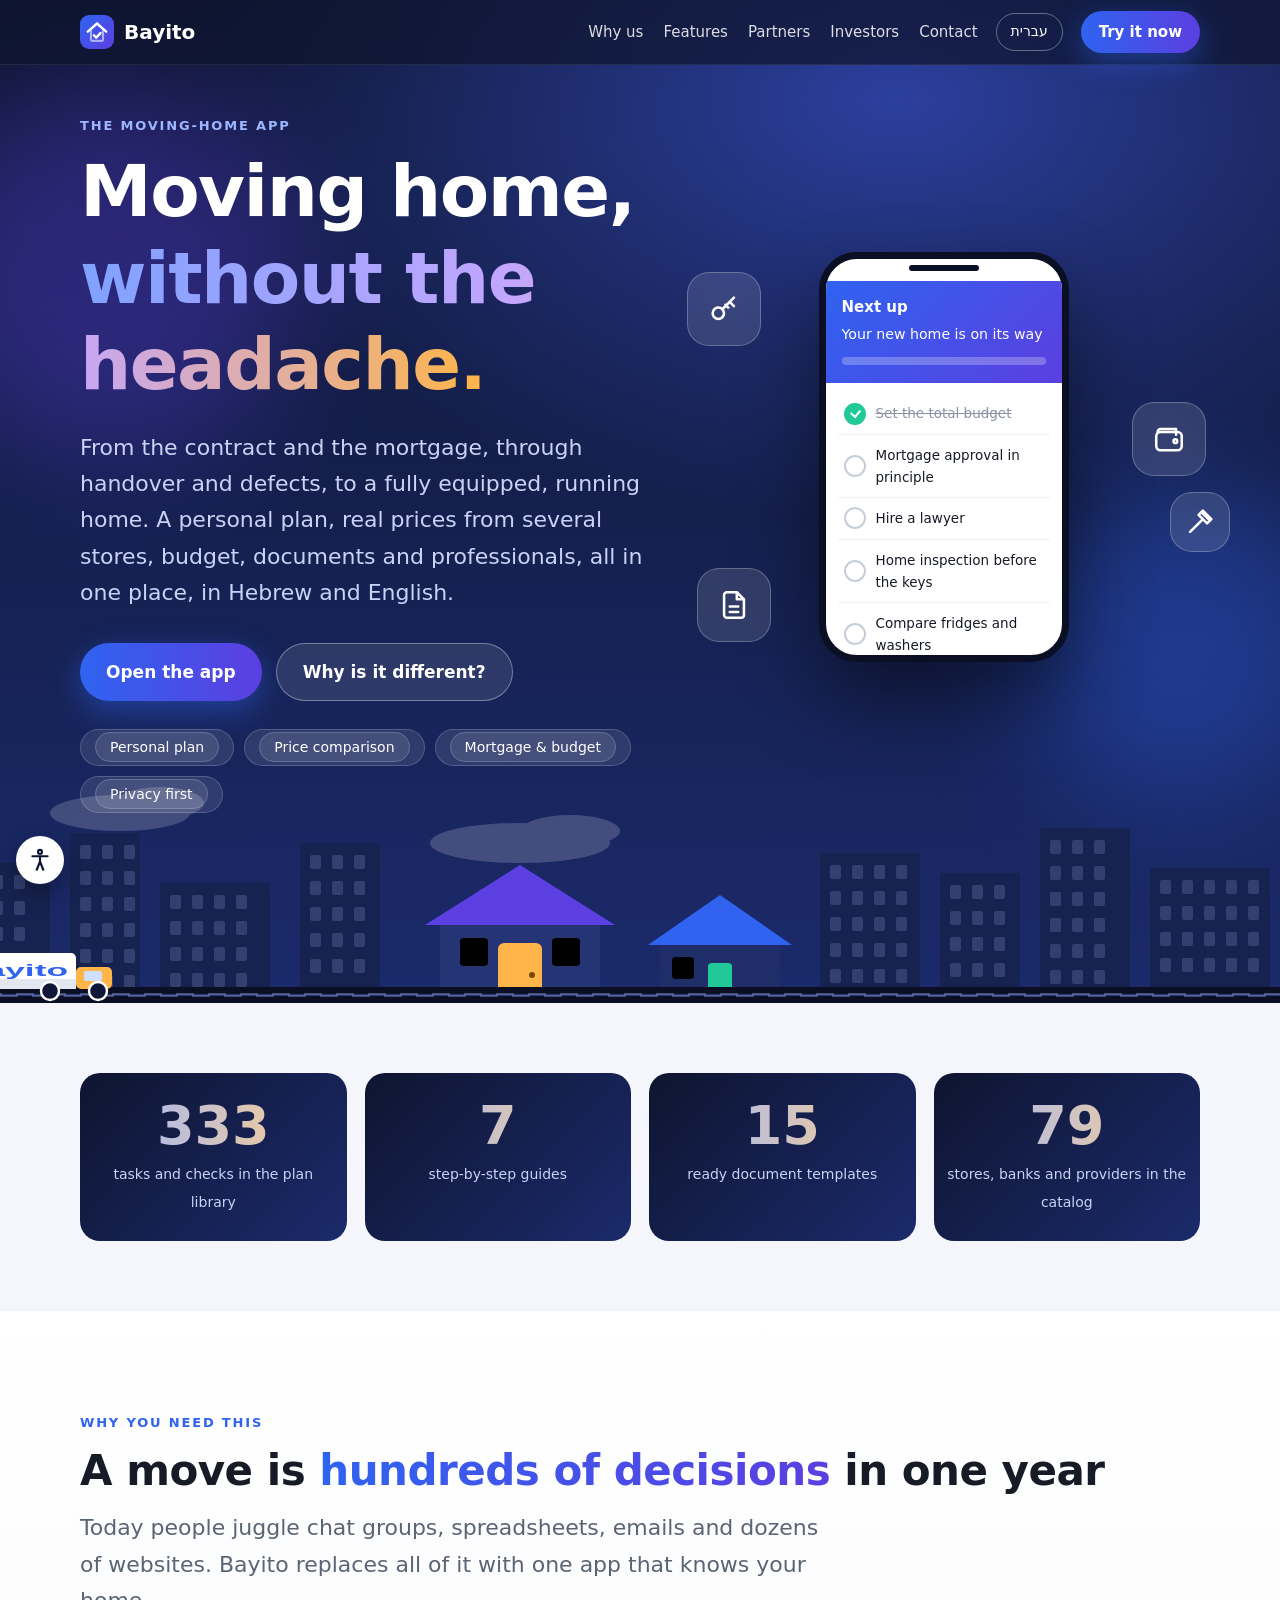
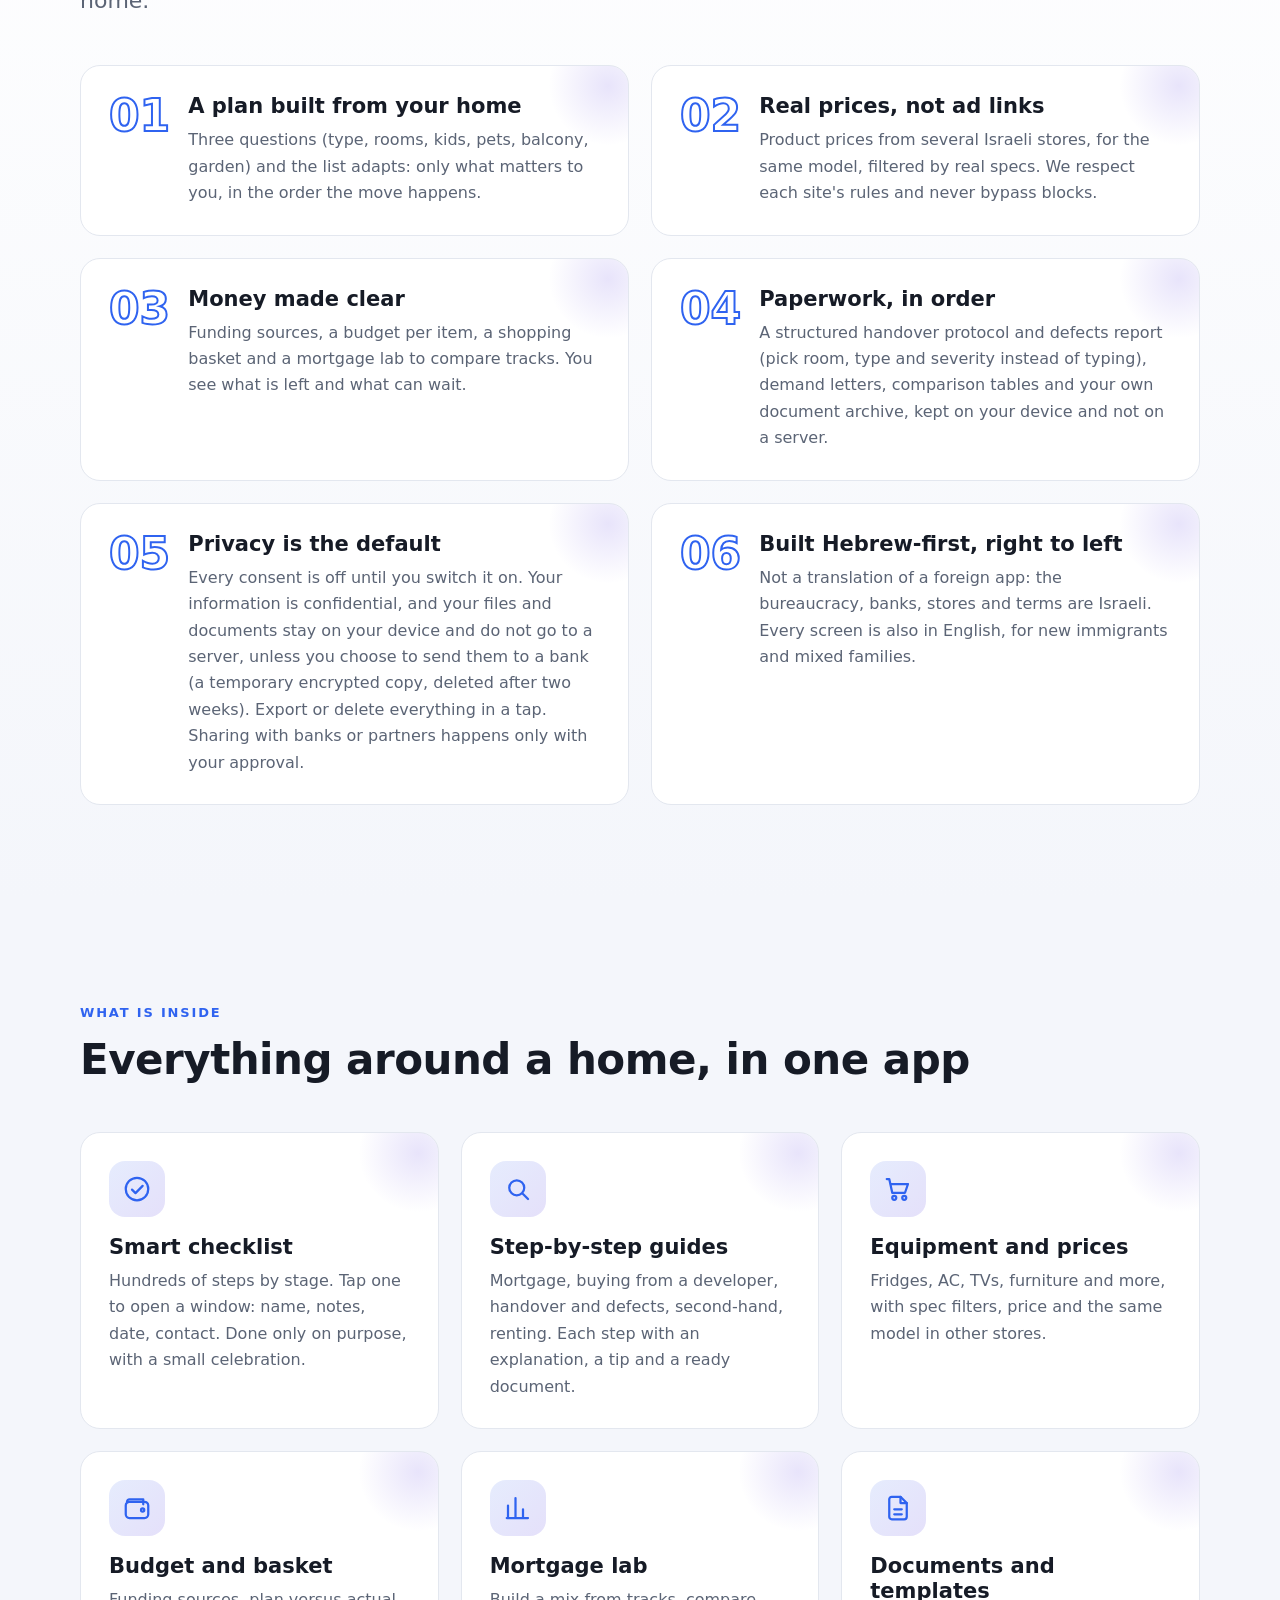
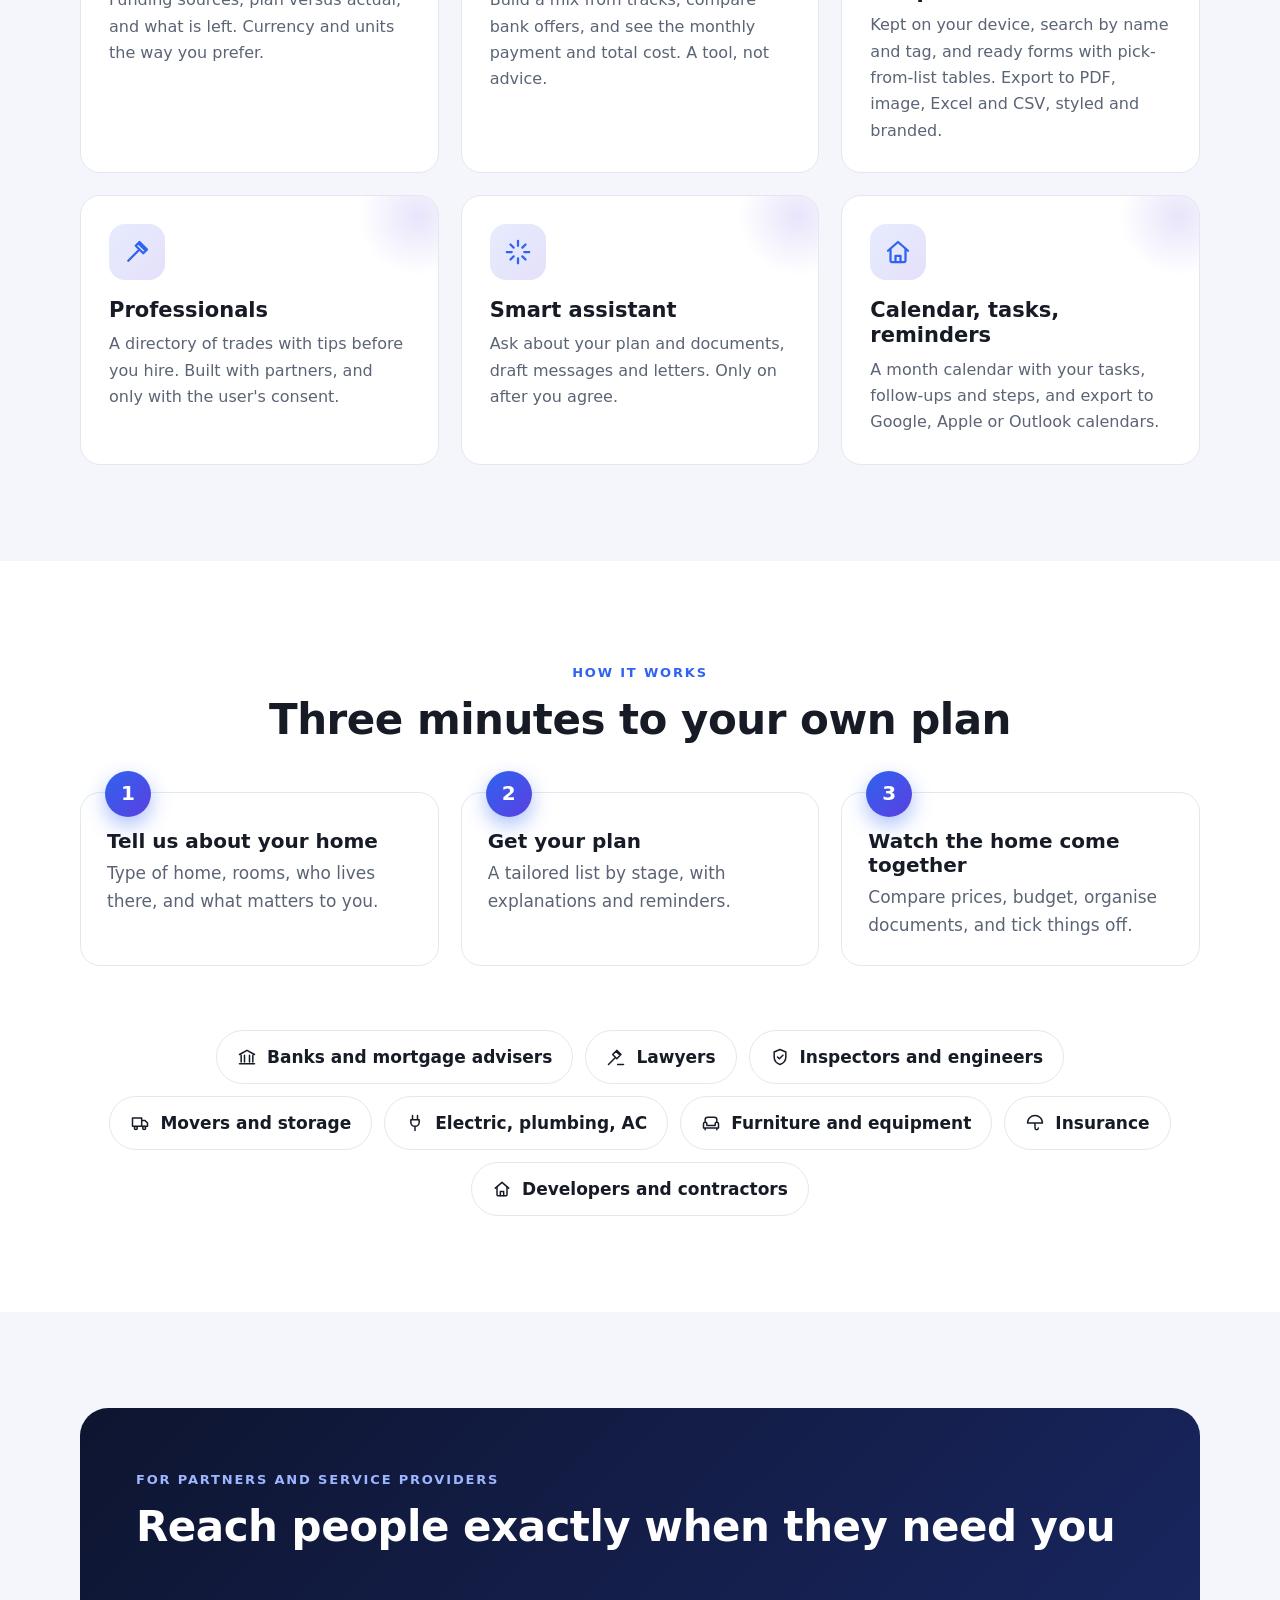
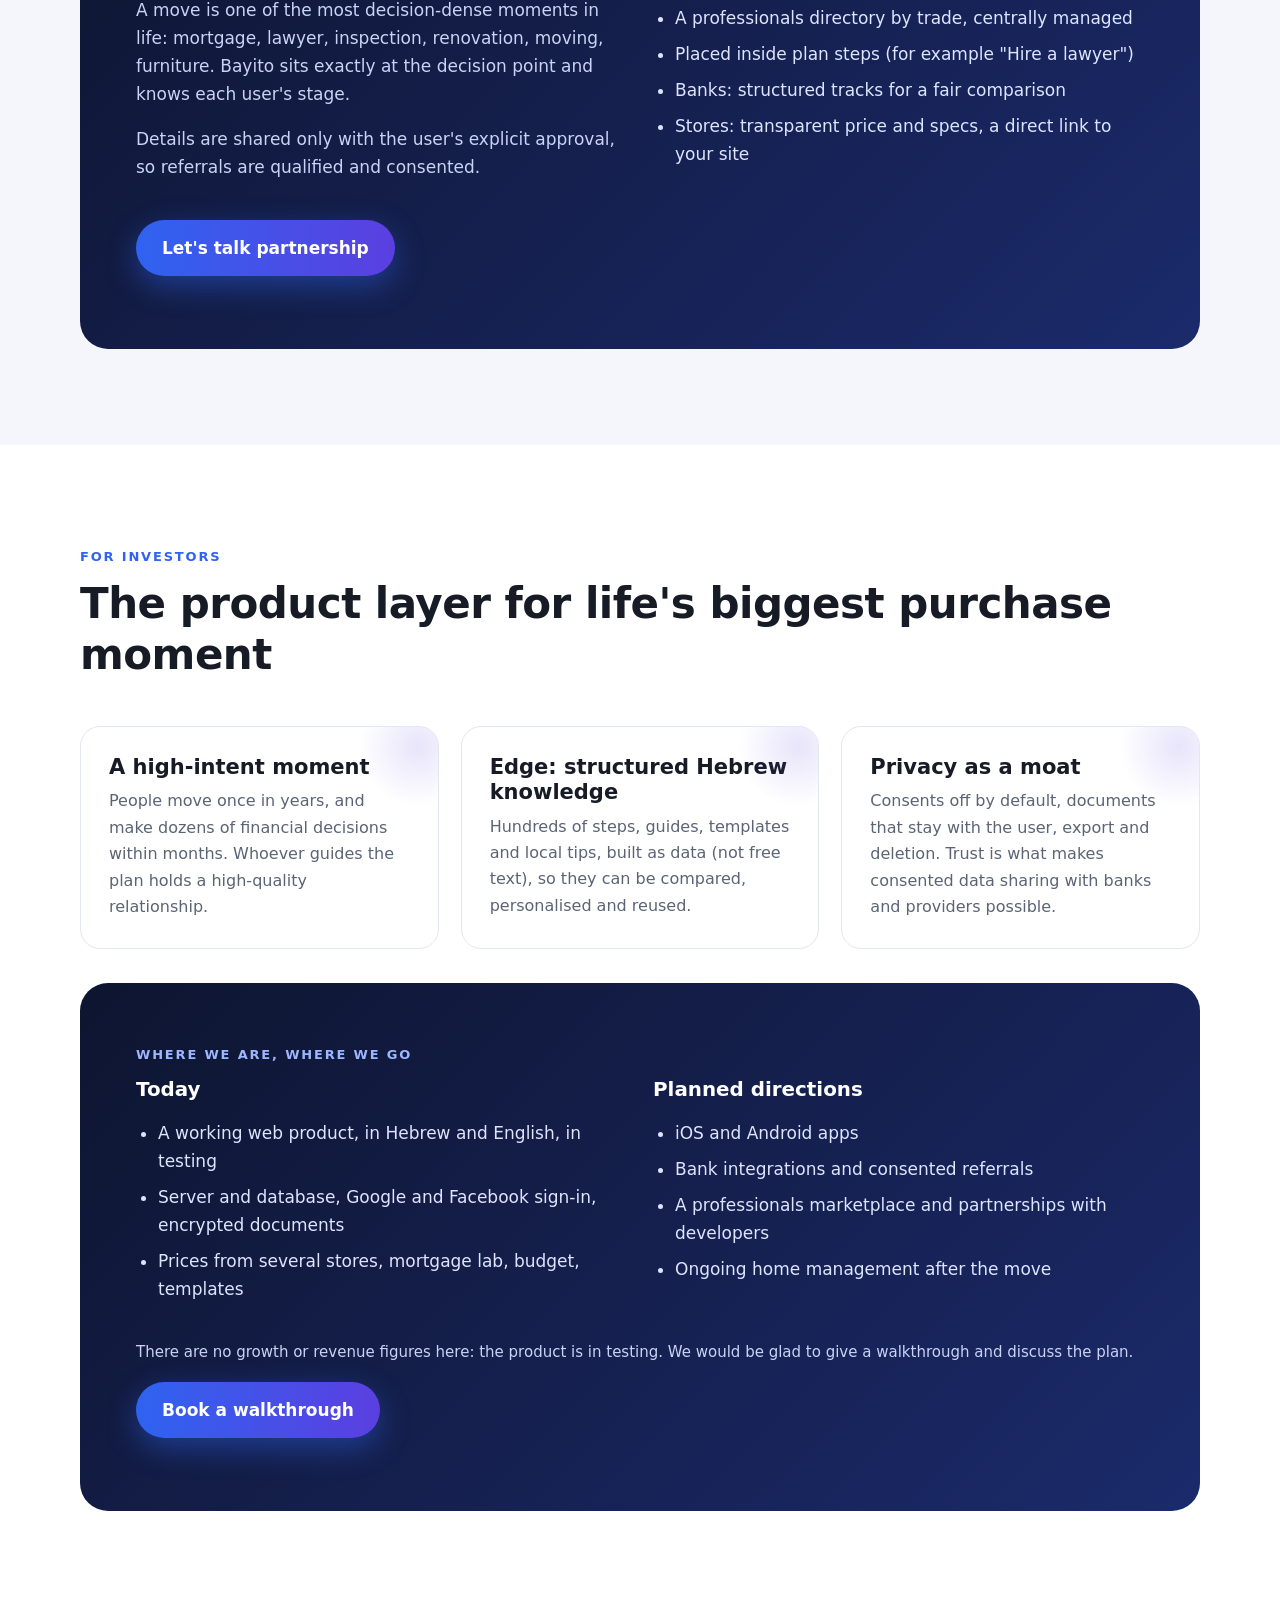
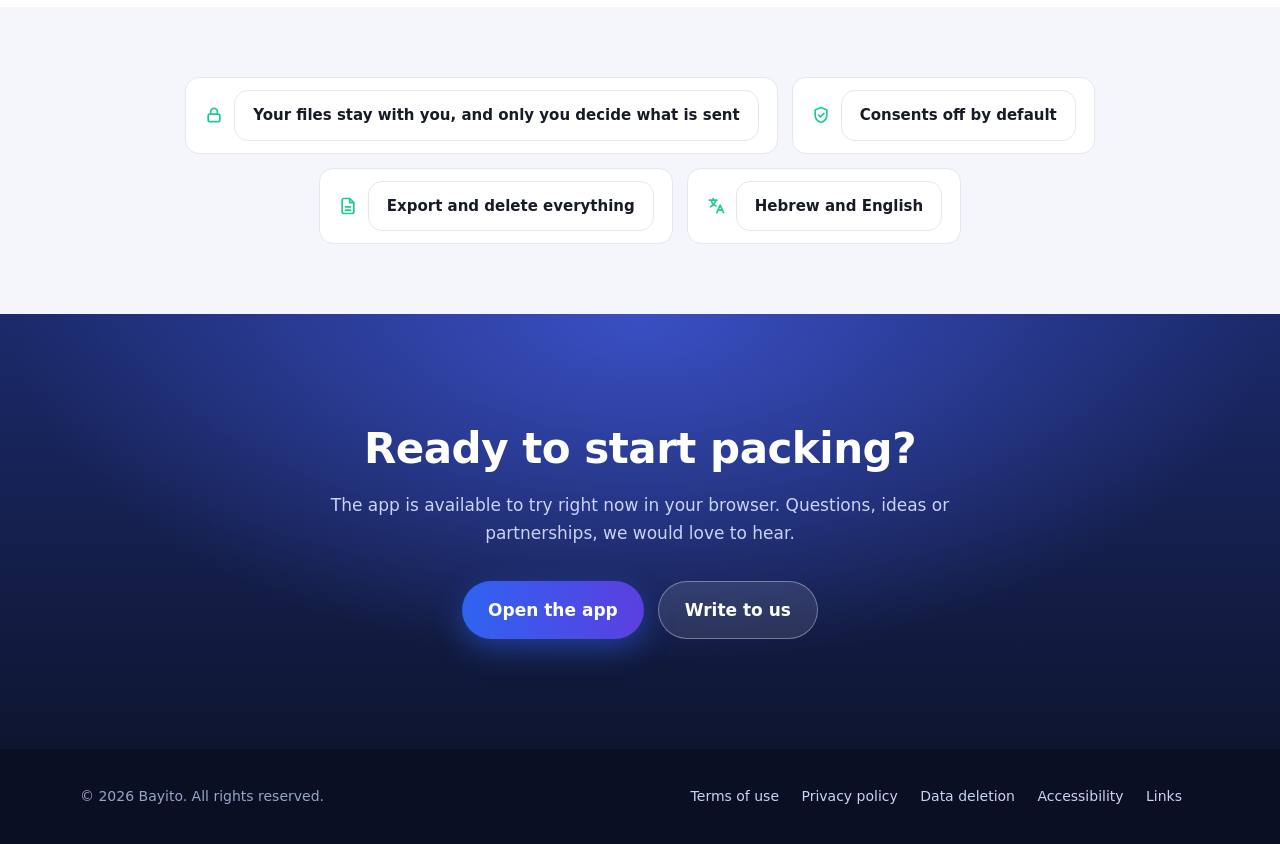
<file: index.html>
<!doctype html>
<html lang="he" dir="rtl">
<head>
<meta charset="utf-8">
<meta name="viewport" content="width=device-width,initial-scale=1">
<title>Bayito (בייטו) – המעבר לדירה החדשה, בלי כאב ראש | Moving home, without the headache</title>
<meta name="description" content="Bayito guides a move to a new home in Israel: a personal plan, real store prices, budget and mortgage tools, documents and professionals, in Hebrew and English.">
<meta property="og:title" content="Bayito – Moving home, without the headache">
<meta property="og:description" content="One app for the whole move: plan, prices, budget, mortgage, documents and professionals.">
<meta property="og:type" content="website">
<meta name="theme-color" content="#0E1530">
<link rel="icon" href="data:image/svg+xml,%3Csvg xmlns=%27http://www.w3.org/2000/svg%27 viewBox=%270 0 48 48%27%3E%3Crect width=%2748%27 height=%2748%27 rx=%2713%27 fill=%27%232F63F0%27/%3E%3Cpath d=%27M11 23.5 24 12l13 11.5%27 stroke=%27white%27 stroke-width=%273.4%27 stroke-linecap=%27round%27 stroke-linejoin=%27round%27 fill=%27none%27/%3E%3Cpath d=%27m19.6 28.6 3.3 3.3 6-6.4%27 stroke=%27white%27 stroke-width=%273.4%27 stroke-linecap=%27round%27 stroke-linejoin=%27round%27 fill=%27none%27/%3E%3C/svg%3E">
<style>
:root{--blue:#2F63F0;--violet:#5B3FE0;--navy:#0E1530;--navy2:#1B2A6B;--ink:#161B26;--muted:#5B6475;--line:#E3E7EF;--soft:#F4F6FB;--amber:#FFB547;--green:#20C997;--card:#fff;--radius:20px}
*{box-sizing:border-box}html{scroll-behavior:smooth}
body{margin:0;font:17px/1.65 system-ui,-apple-system,"Segoe UI",Heebo,Arial,sans-serif;color:var(--ink);background:#fff;overflow-x:hidden}
html:not(.is-en) .en{display:none!important}html.is-en .he{display:none!important}
a{color:inherit}img,svg{max-width:100%}
.wrap{width:min(1120px,92vw);margin-inline:auto}
h1,h2,h3{line-height:1.2;margin:0}
h2{font-size:clamp(28px,4vw,42px);letter-spacing:-.5px}
.lead{font-size:clamp(18px,2.2vw,22px);color:var(--muted);max-width:760px}
.grad{background:linear-gradient(90deg,#7FA2FF,#C3A6FF,#FFB547);-webkit-background-clip:text;background-clip:text;color:transparent}
/* header */
header.top{position:fixed;inset:0 0 auto 0;z-index:50;backdrop-filter:blur(14px);background:rgba(14,21,48,.72);color:#fff;border-bottom:1px solid rgba(255,255,255,.08)}
header.top .wrap{display:flex;align-items:center;gap:18px;height:64px}
.logo{display:flex;align-items:center;gap:10px;font-weight:800;font-size:20px;text-decoration:none;cursor:pointer}
nav.links{display:flex;gap:20px;margin-inline-start:auto;font-size:15px}
nav.links a{text-decoration:none;opacity:.85}nav.links a:hover{opacity:1}
.lang{border:1px solid rgba(255,255,255,.35);background:transparent;color:#fff;border-radius:999px;padding:6px 14px;cursor:pointer;font:inherit;font-size:14px}
.btn{display:inline-flex;align-items:center;gap:10px;padding:14px 26px;border-radius:999px;font-weight:700;text-decoration:none;border:0;cursor:pointer;font:inherit;font-weight:700;transition:transform .2s,box-shadow .2s}
.btn.primary{background:linear-gradient(90deg,var(--blue),var(--violet));color:#fff;box-shadow:0 10px 30px rgba(47,99,240,.45)}
.btn.primary:hover{transform:translateY(-2px);box-shadow:0 16px 40px rgba(47,99,240,.55)}
.btn.ghost{background:rgba(255,255,255,.1);color:#fff;border:1px solid rgba(255,255,255,.35)}
.btn.sm{padding:9px 18px;font-size:15px}
@media(max-width:820px){nav.links{display:none}}
/* hero */
.hero{position:relative;min-height:100vh;color:#fff;background:radial-gradient(1200px 700px at 70% 10%,#2c3f9e 0%,transparent 60%),linear-gradient(180deg,var(--navy) 0%,var(--navy2) 100%);overflow:hidden;display:flex;align-items:center;padding:110px 0 190px}
.hero .wrap{position:relative;z-index:3;display:grid;grid-template-columns:1.05fr .95fr;gap:40px;align-items:center}
.hero h1{font-size:clamp(38px,6vw,72px);letter-spacing:-1.5px}
.hero p.lead{color:#C9D3F5;margin:22px 0 32px}
.cta-row{display:flex;gap:14px;flex-wrap:wrap}
.chips{display:flex;gap:10px;flex-wrap:wrap;margin-top:28px;font-size:14px}
.chips span{background:rgba(255,255,255,.1);border:1px solid rgba(255,255,255,.18);border-radius:999px;padding:6px 14px}
@media(max-width:900px){.hero .wrap{grid-template-columns:1fr}.hero{padding-bottom:230px}}
canvas#fx{position:fixed;inset:0;width:100%;height:100%;pointer-events:none;z-index:40}
/* skyline scene */
.scene{position:absolute;left:0;right:0;bottom:0;height:230px;z-index:2;pointer-events:none}
.scene svg{width:100%;height:100%;display:block}
.win{animation:blink 5s infinite;transform-origin:center}
@keyframes blink{0%,100%{fill:#33406F}45%{fill:#FFD27A}55%{fill:#FFD27A}}
.truck{animation:drive 22s linear infinite}
@keyframes drive{from{transform:translateX(-280px)}to{transform:translateX(1540px)}}
.cloud{animation:float 38s linear infinite;opacity:.18}
@keyframes float{from{transform:translateX(-200px)}to{transform:translateX(1400px)}}
.orbs{position:absolute;inset:0;z-index:1;pointer-events:none}
.orb{position:absolute;border-radius:50%;filter:blur(60px);opacity:.35;animation:drift 14s ease-in-out infinite alternate}
@keyframes drift{from{transform:translate(0,0)}to{transform:translate(40px,-30px)}}
/* floating icon bubbles in hero */
.bubbles{position:relative;height:420px}
.bubble{position:absolute;display:grid;place-items:center;width:74px;height:74px;border-radius:22px;background:rgba(255,255,255,.12);border:1px solid rgba(255,255,255,.25);backdrop-filter:blur(8px);animation:bob 6s ease-in-out infinite}
.bubble svg{width:34px;height:34px;fill:none;stroke:#fff;stroke-width:1.8;stroke-linecap:round;stroke-linejoin:round}
@keyframes bob{0%,100%{transform:translateY(0) rotate(-3deg)}50%{transform:translateY(-16px) rotate(3deg)}}
.phone{position:absolute;inset-inline:0;margin:auto;top:0;width:250px;height:410px;border-radius:38px;background:#fff;color:var(--ink);box-shadow:0 40px 80px rgba(0,0,0,.45);border:7px solid #0a0f24;overflow:hidden}
.phone .bar{height:22px;display:flex;justify-content:center;padding-top:6px}.phone .bar i{width:70px;height:6px;border-radius:6px;background:#0a0f24}
.phone .ph-head{background:linear-gradient(135deg,var(--blue),var(--violet));color:#fff;padding:14px 16px 18px}
.phone .ph-head b{display:block;font-size:15px}.phone .prog{height:8px;border-radius:8px;background:rgba(255,255,255,.25);margin-top:10px;overflow:hidden}
.phone .prog i{display:block;height:100%;width:0;background:#fff;border-radius:8px;animation:fill 12s infinite}
@keyframes fill{0%{width:6%}15%{width:30%}35%{width:55%}55%{width:78%}72%,100%{width:100%}}
.phone ul{list-style:none;margin:0;padding:10px 12px}
.phone li{display:flex;align-items:center;gap:10px;padding:9px 6px;border-bottom:1px solid #EEF1F6;font-size:13.5px}
.phone li .ck{width:22px;height:22px;border-radius:50%;border:2px solid #C7CEDB;flex:none;position:relative}
.phone li .ck::after{content:"";position:absolute;inset:3px 5px 6px 6px;border:solid #fff;border-width:0 2.4px 2.4px 0;transform:rotate(40deg) scale(0);transition:transform .3s}
.phone li.done .ck{background:var(--green);border-color:var(--green)}.phone li.done .ck::after{transform:rotate(40deg) scale(1)}
.phone li.done span.t{color:#8A93A5;text-decoration:line-through}
/* sections */
section{padding:96px 0;position:relative}
section.alt{background:var(--soft)}
.eyebrow{display:inline-block;color:var(--blue);font-weight:800;letter-spacing:.14em;font-size:13px;text-transform:uppercase;margin-bottom:12px}
.head{margin-bottom:46px}
.grid{display:grid;gap:22px}
.g3{grid-template-columns:repeat(3,1fr)}.g2{grid-template-columns:repeat(2,1fr)}.g4{grid-template-columns:repeat(4,1fr)}
@media(max-width:900px){.g3,.g4{grid-template-columns:repeat(2,1fr)}}@media(max-width:600px){.g3,.g2,.g4{grid-template-columns:1fr}}
.card{background:var(--card);border:1px solid var(--line);border-radius:var(--radius);padding:28px;transition:transform .3s,box-shadow .3s;position:relative;overflow:hidden}
.card:hover{transform:translateY(-6px);box-shadow:0 22px 50px rgba(30,45,110,.14)}
.card .ico{width:56px;height:56px;border-radius:16px;display:grid;place-items:center;background:linear-gradient(135deg,rgba(47,99,240,.12),rgba(91,63,224,.16));margin-bottom:18px}
.card .ico svg{width:30px;height:30px;stroke:var(--blue);fill:none;stroke-width:1.8;stroke-linecap:round;stroke-linejoin:round;transition:transform .5s}
.card:hover .ico svg{transform:rotate(-8deg) scale(1.15)}
.card h3{font-size:21px;margin-bottom:8px}.card p{margin:0;color:var(--muted);font-size:16px}
.card::after{content:"";position:absolute;inset-inline-end:-40px;top:-40px;width:120px;height:120px;border-radius:50%;background:radial-gradient(circle,rgba(91,63,224,.14),transparent 70%)}
.reveal{opacity:0;transform:translateY(28px);transition:opacity .8s,transform .8s}.reveal.in{opacity:1;transform:none}
.why{background:linear-gradient(180deg,#fff,var(--soft))}
.why .card{display:flex;gap:18px;align-items:flex-start}.why .num{font-size:44px;font-weight:900;color:transparent;-webkit-text-stroke:2px var(--blue);line-height:1}
.stats{display:grid;grid-template-columns:repeat(4,1fr);gap:18px;text-align:center}
@media(max-width:700px){.stats{grid-template-columns:repeat(2,1fr)}}
.stat{padding:26px 10px;border-radius:var(--radius);background:linear-gradient(135deg,var(--navy),var(--navy2));color:#fff}
.stat b{display:block;font-size:clamp(34px,5vw,54px);line-height:1;margin-bottom:6px;background:linear-gradient(90deg,#9db6ff,#ffcf8a);-webkit-background-clip:text;background-clip:text;color:transparent}
.stat span{color:#C9D3F5;font-size:14px}
.steps{counter-reset:s;display:grid;grid-template-columns:repeat(3,1fr);gap:22px}
@media(max-width:800px){.steps{grid-template-columns:1fr}}
.step{position:relative;padding:30px 26px 26px;border-radius:var(--radius);background:#fff;border:1px solid var(--line)}
.step::before{counter-increment:s;content:counter(s);position:absolute;top:-22px;inset-inline-start:24px;width:46px;height:46px;border-radius:50%;background:linear-gradient(135deg,var(--blue),var(--violet));color:#fff;font-weight:800;display:grid;place-items:center;font-size:20px;box-shadow:0 8px 20px rgba(47,99,240,.4)}
.step h3{margin:6px 0 6px;font-size:20px}.step p{margin:0;color:var(--muted)}
.ecosystem{display:flex;flex-wrap:wrap;gap:12px;justify-content:center}
.pill{display:flex;align-items:center;gap:10px;padding:12px 20px;border-radius:999px;background:#fff;border:1px solid var(--line);font-weight:600;transition:transform .25s,background .25s,color .25s;animation:pillfloat 7s ease-in-out infinite}
.pill:nth-child(odd){animation-delay:-3s}.pill:hover{background:var(--blue);color:#fff;transform:scale(1.07)}
.pill svg{width:20px;height:20px;stroke:currentColor;fill:none;stroke-width:1.8;stroke-linecap:round;stroke-linejoin:round}
@keyframes pillfloat{0%,100%{transform:translateY(0)}50%{transform:translateY(-6px)}}
.band{background:linear-gradient(135deg,var(--navy),var(--navy2));color:#fff;border-radius:28px;padding:56px;position:relative;overflow:hidden}
.band p{color:#C9D3F5}.band .eyebrow{color:#9db6ff}
.band ul{padding-inline-start:22px;color:#DCE4FF}.band li{margin:8px 0}
.two{display:grid;grid-template-columns:1fr 1fr;gap:26px}@media(max-width:860px){.two{grid-template-columns:1fr}.band{padding:34px 24px}}
.trust{display:flex;flex-wrap:wrap;gap:14px;justify-content:center}
.trust span{display:flex;gap:10px;align-items:center;background:#fff;border:1px solid var(--line);padding:12px 18px;border-radius:14px;font-weight:600;font-size:15px}
.trust svg{width:20px;height:20px;stroke:var(--green);fill:none;stroke-width:2;stroke-linecap:round;stroke-linejoin:round}
.final{text-align:center;color:#fff;background:radial-gradient(900px 500px at 50% 0,#3a4fc4,transparent 70%),linear-gradient(180deg,var(--navy2),var(--navy));padding:110px 0}
.final h2{margin-bottom:16px}.final p{color:#C9D3F5;max-width:640px;margin:0 auto 34px}
footer{background:#0A0F24;color:#98A3C7;padding:36px 0;font-size:14px}
footer .wrap{display:flex;gap:24px;flex-wrap:wrap;align-items:center;justify-content:space-between}
footer a{color:#C9D3F5;margin-inline-end:18px;text-decoration:none}footer a:hover{text-decoration:underline}
a:focus-visible,button:focus-visible{outline:3px solid #FFB547;outline-offset:3px;border-radius:6px}
.skip{position:fixed;inset-block-start:-60px;inset-inline-start:12px;z-index:100;background:#fff;color:#0E1530;padding:10px 18px;border-radius:10px;font-weight:700;transition:inset-block-start .2s}.skip:focus{inset-block-start:10px}
html.hc{filter:contrast(1.25)}html.hc body{background:#fff}html.hc .lead,html.hc .card p,html.hc .step p{color:#26303f}
html.big{font-size:125%}
.a11y{position:fixed;inset-block-end:16px;inset-inline-start:16px;z-index:60;display:flex;flex-direction:column;gap:8px;align-items:flex-start}
.a11y button.t{width:48px;height:48px;border-radius:50%;border:0;background:#fff;color:#0E1530;box-shadow:0 8px 24px rgba(0,0,0,.3);cursor:pointer;display:grid;place-items:center}
.a11y .panel{display:none;background:#fff;color:#0E1530;border-radius:16px;padding:12px;box-shadow:0 14px 40px rgba(0,0,0,.35);gap:8px;flex-direction:column;min-width:210px}.a11y.open .panel{display:flex}
.a11y .panel button{border:1px solid #D9DEE7;background:#F4F6FB;border-radius:10px;padding:10px 12px;font:inherit;font-size:15px;cursor:pointer;text-align:start}.a11y .panel button[aria-pressed=true]{background:#2F63F0;color:#fff;border-color:#2F63F0}
html.calm *{animation:none!important;transition:none!important}html.calm .reveal{opacity:1;transform:none}html.calm canvas#fx{display:none}
@media(prefers-reduced-motion:reduce){*{animation:none!important;transition:none!important}.reveal{opacity:1;transform:none}canvas#fx{display:none}}
</style>
</head>
<body>
<a class="skip" href="#main"><span class="he" lang="he">דילוג לתוכן</span><span class="en" lang="en">Skip to content</span></a>
<svg width="0" height="0" style="position:absolute" aria-hidden="true">
  <symbol id="i-check" viewBox="0 0 24 24"><circle cx="12" cy="12" r="9"/><path d="m8 12.5 2.8 2.8L16.5 9.5"/></symbol>
  <symbol id="i-key" viewBox="0 0 24 24"><circle cx="8" cy="15" r="4"/><path d="m11 12 8-8m-3 3 3 3m-6-1 2 2"/></symbol>
  <symbol id="i-wallet" viewBox="0 0 24 24"><path d="M4 7a2 2 0 0 1 2-2h11v4"/><rect x="3" y="7" width="18" height="13" rx="3"/><circle cx="16.5" cy="13.5" r="1.3"/></symbol>
  <symbol id="i-hammer" viewBox="0 0 24 24"><path d="m14 6 4 4M5 19l8-8m1-7 6 6-3 3-6-6z"/></symbol>
  <symbol id="i-doc" viewBox="0 0 24 24"><path d="M7 3h7l5 5v11a2 2 0 0 1-2 2H7a2 2 0 0 1-2-2V5a2 2 0 0 1 2-2z"/><path d="M14 3v5h5M9 13h6M9 17h6"/></symbol>
  <symbol id="i-cart" viewBox="0 0 24 24"><path d="M3 4h2l2.4 11h10.2L20 8H7"/><circle cx="9" cy="19" r="1.6"/><circle cx="17" cy="19" r="1.6"/></symbol>
  <symbol id="i-shield" viewBox="0 0 24 24"><path d="M12 3 5 6v6c0 4.4 3 7.6 7 9 4-1.4 7-4.6 7-9V6z"/><path d="m9 12 2.2 2.2L15.5 10"/></symbol>
  <symbol id="i-spark" viewBox="0 0 24 24"><path d="M12 3v4m0 10v4M3 12h4m10 0h4M6 6l2.5 2.5m7 7L18 18M18 6l-2.5 2.5m-7 7L6 18"/></symbol>
  <symbol id="i-home" viewBox="0 0 24 24"><path d="M4 11 12 4l8 7"/><path d="M6 10v9a1 1 0 0 0 1 1h10a1 1 0 0 0 1-1v-9"/><path d="M10 20v-5h4v5"/></symbol>
  <symbol id="i-chart" viewBox="0 0 24 24"><path d="M4 20V10m6 10V4m6 16v-7m4 7H3"/></symbol>
  <symbol id="i-hand" viewBox="0 0 24 24"><path d="M3 12l4-4 4 2 3-3 4 3 3-2v7l-4 4-4-3-3 2-4-3-3 2z"/></symbol>
  <symbol id="i-plug" viewBox="0 0 24 24"><path d="M9 3v5m6-5v5M7 8h10v3a5 5 0 0 1-10 0zM12 16v5"/></symbol>
  <symbol id="i-truck" viewBox="0 0 24 24"><path d="M3 6h11v10H3zM14 9h4l3 3v4h-7"/><circle cx="7" cy="18" r="1.8"/><circle cx="17" cy="18" r="1.8"/></symbol>
  <symbol id="i-gavel" viewBox="0 0 24 24"><path d="m13 4 5 5m-6-4 5 5-4 4-5-5zM3 21l8-8M14 21h7"/></symbol>
  <symbol id="i-umbrella" viewBox="0 0 24 24"><path d="M3 12a9 9 0 0 1 18 0zM12 12v6a2 2 0 0 0 4 0"/></symbol>
  <symbol id="i-bank" viewBox="0 0 24 24"><path d="M3 9 12 4l9 5M5 10v8m4-8v8m6-8v8m4-8v8M3 20h18"/></symbol>
  <symbol id="i-sofa" viewBox="0 0 24 24"><path d="M5 11V8a3 3 0 0 1 3-3h8a3 3 0 0 1 3 3v3M3 13a2 2 0 0 1 4 0v2h10v-2a2 2 0 0 1 4 0v5H3zM5 18v2m14-2v2"/></symbol>
  <symbol id="i-search" viewBox="0 0 24 24"><circle cx="11" cy="11" r="6"/><path d="m16 16 4 4"/></symbol>
  <symbol id="i-lock" viewBox="0 0 24 24"><rect x="5" y="11" width="14" height="9" rx="2"/><path d="M8 11V8a4 4 0 0 1 8 0v3"/></symbol>
  <symbol id="i-lang" viewBox="0 0 24 24"><path d="M4 5h9M8.5 3v2M6 5c1 4 3 6 6 7M12 5c-1 4-3 6-6.5 8M13 20l4-9 4 9M14.5 17h5"/></symbol>
</svg>

<canvas id="fx" aria-hidden="true"></canvas>

<header class="top" id="top">
  <div class="wrap">
    <a class="logo" href="#main" id="logo" aria-label="Bayito">
      <svg width="34" height="34" viewBox="0 0 48 48" aria-hidden="true"><defs><linearGradient id="lg" x1="0" y1="0" x2="1" y2="1"><stop offset="0" stop-color="#2F63F0"/><stop offset="1" stop-color="#5B3FE0"/></linearGradient></defs><rect width="48" height="48" rx="13" fill="url(#lg)"/><path d="M11 23.5 24 12l13 11.5" stroke="#fff" stroke-width="3.4" stroke-linecap="round" stroke-linejoin="round" fill="none"/><path d="M15.5 22.5V35a1.5 1.5 0 0 0 1.5 1.5h14a1.5 1.5 0 0 0 1.5-1.5V22.5" stroke="#fff" stroke-opacity=".55" stroke-width="3" stroke-linecap="round" stroke-linejoin="round" fill="none"/><path d="m19.6 28.6 3.3 3.3 6-6.4" stroke="#fff" stroke-width="3.4" stroke-linecap="round" stroke-linejoin="round" fill="none"/></svg>
      Bayito
    </a>
    <nav class="links">
      <a href="#why"><span class="he" lang="he">למה אנחנו</span><span class="en" lang="en">Why us</span></a>
      <a href="#features"><span class="he" lang="he">מה יש בפנים</span><span class="en" lang="en">Features</span></a>
      <a href="#partners"><span class="he" lang="he">שותפים</span><span class="en" lang="en">Partners</span></a>
      <a href="#investors"><span class="he" lang="he">משקיעים</span><span class="en" lang="en">Investors</span></a>
      <a href="#contact"><span class="he" lang="he">יצירת קשר</span><span class="en" lang="en">Contact</span></a>
    </nav>
    <button class="lang" id="lang" type="button" aria-label="Language"><span class="he" lang="he">EN</span><span class="en" lang="en">עברית</span></button>
    <a class="btn primary sm" href="web/"><span class="he" lang="he">לנסות עכשיו</span><span class="en" lang="en">Try it now</span></a>
  </div>
</header>

<main id="main">
<section class="hero">
  <div class="orbs"><i class="orb" style="width:380px;height:380px;background:#5B3FE0;top:8%;inset-inline-start:-80px"></i><i class="orb" style="width:320px;height:320px;background:#2F63F0;bottom:20%;inset-inline-end:-60px;animation-delay:-5s"></i></div>
  <div class="wrap">
    <div>
      <span class="eyebrow" style="color:#9db6ff"><span class="he" lang="he">האפליקציה למעבר דירה</span><span class="en" lang="en">The moving-home app</span></span>
      <h1>
        <span class="he" lang="he">המעבר לדירה החדשה, <span class="grad">בלי כאב ראש.</span></span>
        <span class="en" lang="en">Moving home, <span class="grad">without the headache.</span></span>
      </h1>
      <p class="lead">
        <span class="he" lang="he">מהחוזה והמשכנתא, דרך המסירה והליקויים, ועד שהבית מאובזר ומתפקד. תוכנית אישית, מחירים אמיתיים מכמה חנויות, תקציב, מסמכים ובעלי מקצוע, הכול במקום אחד, בעברית ובאנגלית.</span>
        <span class="en" lang="en">From the contract and the mortgage, through handover and defects, to a fully equipped, running home. A personal plan, real prices from several stores, budget, documents and professionals, all in one place, in Hebrew and English.</span>
      </p>
      <div class="cta-row">
        <a class="btn primary" href="web/" id="cta1"><span class="he" lang="he">פתחו את האפליקציה</span><span class="en" lang="en">Open the app</span></a>
        <a class="btn ghost" href="#why"><span class="he" lang="he">למה זה שונה?</span><span class="en" lang="en">Why is it different?</span></a>
      </div>
      <div class="chips">
        <span><span class="he" lang="he">תוכנית אישית</span><span class="en" lang="en">Personal plan</span></span>
        <span><span class="he" lang="he">השוואת מחירים</span><span class="en" lang="en">Price comparison</span></span>
        <span><span class="he" lang="he">משכנתא ותקציב</span><span class="en" lang="en">Mortgage & budget</span></span>
        <span><span class="he" lang="he">פרטיות מלאה</span><span class="en" lang="en">Privacy first</span></span>
      </div>
    </div>
    <div class="bubbles" aria-hidden="true">
      <div class="phone">
        <div class="bar"><i></i></div>
        <div class="ph-head"><b><span class="he" lang="he">הצעד הבא</span><span class="en" lang="en">Next up</span></b><small><span class="he" lang="he">הבית החדש שלכם מתקדם</span><span class="en" lang="en">Your new home is on its way</span></small><div class="prog"><i></i></div></div>
        <ul id="demo">
          <li><span class="ck"></span><span class="t"><span class="he" lang="he">הגדרת תקציב כולל</span><span class="en" lang="en">Set the total budget</span></span></li>
          <li><span class="ck"></span><span class="t"><span class="he" lang="he">אישור עקרוני למשכנתא</span><span class="en" lang="en">Mortgage approval in principle</span></span></li>
          <li><span class="ck"></span><span class="t"><span class="he" lang="he">שכירת עורך דין</span><span class="en" lang="en">Hire a lawyer</span></span></li>
          <li><span class="ck"></span><span class="t"><span class="he" lang="he">בדק בית לפני קבלת מפתח</span><span class="en" lang="en">Home inspection before the keys</span></span></li>
          <li><span class="ck"></span><span class="t"><span class="he" lang="he">להשוות מקררים ומכונות כביסה</span><span class="en" lang="en">Compare fridges and washers</span></span></li>
          <li><span class="ck"></span><span class="t"><span class="he" lang="he">להזמין הובלה</span><span class="en" lang="en">Book the movers</span></span></li>
        </ul>
      </div>
      <div class="bubble" style="top:20px;inset-inline-start:0;animation-delay:-1s"><svg><use href="#i-key"/></svg></div>
      <div class="bubble" style="top:150px;inset-inline-end:-6px;animation-delay:-3s"><svg><use href="#i-wallet"/></svg></div>
      <div class="bubble" style="bottom:30px;inset-inline-start:10px;animation-delay:-2s"><svg><use href="#i-doc"/></svg></div>
      <div class="bubble" style="bottom:120px;inset-inline-end:-30px;width:60px;height:60px;animation-delay:-4s"><svg><use href="#i-hammer"/></svg></div>
    </div>
  </div>
  <div class="scene" aria-hidden="true">
    <svg viewBox="0 0 1440 230" preserveAspectRatio="xMidYMax slice" style="direction:ltr">
      <g class="cloud"><ellipse cx="200" cy="40" rx="70" ry="18" fill="#fff"/><ellipse cx="240" cy="30" rx="44" ry="16" fill="#fff"/></g>
      <g class="cloud" style="animation-delay:-18s;animation-duration:52s"><ellipse cx="600" cy="70" rx="90" ry="20" fill="#fff"/><ellipse cx="650" cy="58" rx="50" ry="16" fill="#fff"/></g>
      <g fill="#16224f"><rect x="40" y="90" width="90" height="140"/><rect x="150" y="60" width="70" height="170"/><rect x="240" y="110" width="110" height="120"/><rect x="380" y="70" width="80" height="160"/><rect x="900" y="80" width="100" height="150"/><rect x="1020" y="100" width="80" height="130"/><rect x="1120" y="55" width="90" height="175"/><rect x="1230" y="95" width="120" height="135"/></g>
      <g fill="#33406F" id="wins"></g>
      <g><polygon points="520,230 520,150 600,100 680,150 680,230" fill="#243475"/><polygon points="505,152 600,92 695,152" fill="#5B3FE0"/><rect x="578" y="170" width="44" height="60" rx="6" fill="#FFB547"/><rect x="540" y="165" width="28" height="28" rx="4" class="win"/><rect x="632" y="165" width="28" height="28" rx="4" class="win" style="animation-delay:-2s"/><circle cx="612" cy="202" r="3" fill="#7a4a00"/></g>
      <g><polygon points="740,230 740,170 800,130 860,170 860,230" fill="#1f2d68"/><polygon points="728,172 800,122 872,172" fill="#2F63F0"/><rect x="788" y="190" width="24" height="40" rx="4" fill="#20C997"/><rect x="752" y="184" width="22" height="22" rx="4" class="win" style="animation-delay:-3s"/></g>
      <rect y="214" width="1440" height="16" fill="#0A0F24"/><rect y="221" width="1440" height="2" fill="#2d3a73" stroke-dasharray="18 14" stroke="#7d8ac8"/>
      <g class="truck">
        <rect x="0" y="180" width="156" height="36" rx="5" fill="#fff"/>
        <rect x="0" y="206" width="156" height="10" rx="0" fill="#E3E7EF"/>
        <g transform="translate(9 186) scale(.5)"><rect width="48" height="48" rx="13" fill="url(#lg)"/><path d="M11 23.5 24 12l13 11.5" stroke="#fff" stroke-width="3.6" stroke-linecap="round" stroke-linejoin="round" fill="none"/><path d="m19.6 28.6 3.3 3.3 6-6.4" stroke="#fff" stroke-width="3.6" stroke-linecap="round" stroke-linejoin="round" fill="none"/></g>
        <text x="40" y="203" font-size="17" font-weight="800" fill="#2F63F0" font-family="Arial,sans-serif" textLength="108" lengthAdjust="spacingAndGlyphs">Bayito</text>
        <rect x="156" y="194" width="36" height="22" rx="5" fill="#FFB547"/><rect x="164" y="198" width="18" height="10" rx="2" fill="#cfe0ff"/>
        <circle cx="30" cy="218" r="9" fill="#10163a" stroke="#fff" stroke-width="2.4"/><circle cx="130" cy="218" r="9" fill="#10163a" stroke="#fff" stroke-width="2.4"/><circle cx="178" cy="218" r="9" fill="#10163a" stroke="#fff" stroke-width="2.4"/>
      </g>
    </svg>
  </div>
</section>

<section class="alt" style="padding:70px 0">
  <div class="wrap">
    <div class="stats reveal">
      <div class="stat"><b data-count="334">0</b><span><span class="he" lang="he">משימות ובדיקות בספריית התוכנית</span><span class="en" lang="en">tasks and checks in the plan library</span></span></div>
      <div class="stat"><b data-count="7">0</b><span><span class="he" lang="he">מדריכים שלב אחר שלב</span><span class="en" lang="en">step-by-step guides</span></span></div>
      <div class="stat"><b data-count="15">0</b><span><span class="he" lang="he">תבניות מסמכים מוכנות</span><span class="en" lang="en">ready document templates</span></span></div>
      <div class="stat"><b data-count="79">0</b><span><span class="he" lang="he">חנויות, בנקים וספקים בקטלוג</span><span class="en" lang="en">stores, banks and providers in the catalog</span></span></div>
    </div>
  </div>
</section>

<section id="why" class="why">
  <div class="wrap">
    <div class="head reveal">
      <span class="eyebrow"><span class="he" lang="he">למה חייבים את זה</span><span class="en" lang="en">Why you need this</span></span>
      <h2><span class="he" lang="he">מעבר דירה הוא <span class="grad" style="background:linear-gradient(90deg,var(--blue),var(--violet));-webkit-background-clip:text;background-clip:text">מאות החלטות</span> בשנה אחת</span><span class="en" lang="en">A move is <span class="grad" style="background:linear-gradient(90deg,var(--blue),var(--violet));-webkit-background-clip:text;background-clip:text">hundreds of decisions</span> in one year</span></h2>
      <p class="lead" style="margin-top:14px"><span class="he" lang="he">היום כולם מנהלים אותו בין קבוצות וואטסאפ, גיליונות, מיילים ועשרות אתרים. Bayito מחליפה את כל זה באפליקציה אחת שמכירה את הדירה שלכם.</span><span class="en" lang="en">Today people juggle chat groups, spreadsheets, emails and dozens of websites. Bayito replaces all of it with one app that knows your home.</span></p>
    </div>
    <div class="grid g2">
      <div class="card reveal"><span class="num">01</span><div><h3><span class="he" lang="he">תוכנית שנבנית לפי הדירה שלכם</span><span class="en" lang="en">A plan built from your home</span></h3><p><span class="he" lang="he">שלוש שאלות (סוג דירה, חדרים, ילדים, חיות, מרפסת וגינה) והרשימה מתאימה את עצמה: רק מה שרלוונטי, לפי שלבי המעבר.</span><span class="en" lang="en">Three questions (type, rooms, kids, pets, balcony, garden) and the list adapts: only what matters to you, in the order the move happens.</span></p></div></div>
      <div class="card reveal"><span class="num">02</span><div><h3><span class="he" lang="he">מחירים אמיתיים, לא קישורי פרסום</span><span class="en" lang="en">Real prices, not ad links</span></h3><p><span class="he" lang="he">מחירי מוצרים מכמה חנויות ישראליות, באותו דגם, עם סינון לפי מפרט אמיתי (נפח, דלתות, אנרגיה...). אנחנו מכבדים את כללי האתרים ולא עוקפים חסימות.</span><span class="en" lang="en">Product prices from several Israeli stores, for the same model, filtered by real specs. We respect each site's rules and never bypass blocks.</span></p></div></div>
      <div class="card reveal"><span class="num">03</span><div><h3><span class="he" lang="he">הכסף ברור: תקציב, סל, משכנתא</span><span class="en" lang="en">Money made clear</span></h3><p><span class="he" lang="he">מקורות מימון, תקציב לכל פריט, סל קניות ומעבדת משכנתא להשוואת מסלולים. רואים כמה נשאר, ומה כדאי לדחות.</span><span class="en" lang="en">Funding sources, a budget per item, a shopping basket and a mortgage lab to compare tracks. You see what is left and what can wait.</span></p></div></div>
      <div class="card reveal"><span class="num">04</span><div><h3><span class="he" lang="he">הנייר מסודר: מסמכים ותבניות</span><span class="en" lang="en">Paperwork, in order</span></h3><p><span class="he" lang="he">פרוטוקול מסירה ודוח ליקויים מובנים (בוחרים חדר, סוג וחומרה במקום לכתוב), מכתבי דרישה, טבלאות השוואה, וארכיון המסמכים שלכם, שנשמר אצלכם במכשיר ולא בשרת.</span><span class="en" lang="en">A structured handover protocol and defects report (pick room, type and severity instead of typing), demand letters, comparison tables and your own document archive, kept on your device and not on a server.</span></p></div></div>
      <div class="card reveal"><span class="num">05</span><div><h3><span class="he" lang="he">הפרטיות שלכם היא ברירת המחדל</span><span class="en" lang="en">Privacy is the default</span></h3><p><span class="he" lang="he">כל ההסכמות כבויות עד שאתם מדליקים אותן. המידע שלכם חסוי, והקבצים והמסמכים שלכם נשארים אצלכם במכשיר ולא עולים לשרת, אלא אם בחרתם לשלוח אותם לבנק (עותק זמני ומוצפן שנמחק אחרי שבועיים). ייצוא ומחיקה של כל המידע בלחיצה. שיתוף עם בנקים או שותפים נעשה רק באישורכם.</span><span class="en" lang="en">Every consent is off until you switch it on. Your information is confidential, and your files and documents stay on your device and do not go to a server, unless you choose to send them to a bank (a temporary encrypted copy, deleted after two weeks). Export or delete everything in a tap. Sharing with banks or partners happens only with your approval.</span></p></div></div>
      <div class="card reveal"><span class="num">06</span><div><h3><span class="he" lang="he">נבנתה בעברית, מימין לשמאל</span><span class="en" lang="en">Built Hebrew-first, right to left</span></h3><p><span class="he" lang="he">לא תרגום של אפליקציה זרה: הבירוקרטיה, הבנקים, החנויות והמונחים ישראליים. וכל מסך זמין גם באנגלית, לעולים ולמשפחות מעורבות.</span><span class="en" lang="en">Not a translation of a foreign app: the bureaucracy, banks, stores and terms are Israeli. Every screen is also in English, for new immigrants and mixed families.</span></p></div></div>
    </div>
  </div>
</section>

<section id="features" class="alt">
  <div class="wrap">
    <div class="head reveal"><span class="eyebrow"><span class="he" lang="he">מה יש בפנים</span><span class="en" lang="en">What is inside</span></span><h2><span class="he" lang="he">כל מה שסביב הבית, באפליקציה אחת</span><span class="en" lang="en">Everything around a home, in one app</span></h2></div>
    <div class="grid g3">
      <div class="card reveal"><div class="ico"><svg><use href="#i-check"/></svg></div><h3><span class="he" lang="he">רשימת מטלות חכמה</span><span class="en" lang="en">Smart checklist</span></h3><p><span class="he" lang="he">מאות צעדים לפי שלבים. לוחצים על מטלה ופותחים חלון: שם, הערות, תאריך, איש קשר. סימון בוצע רק בכוונה, וחגיגה קטנה בסוף.</span><span class="en" lang="en">Hundreds of steps by stage. Tap one to open a window: name, notes, date, contact. Done only on purpose, with a small celebration.</span></p></div>
      <div class="card reveal"><div class="ico"><svg><use href="#i-search"/></svg></div><h3><span class="he" lang="he">מדריכים שלב אחר שלב</span><span class="en" lang="en">Step-by-step guides</span></h3><p><span class="he" lang="he">לקיחת משכנתא, רכישה מקבלן, מסירה וליקויים, דירה יד שנייה, שכירות. כל שלב עם הסבר, טיפ ומסמך מוכן.</span><span class="en" lang="en">Mortgage, buying from a developer, handover and defects, second-hand, renting. Each step with an explanation, a tip and a ready document.</span></p></div>
      <div class="card reveal"><div class="ico"><svg><use href="#i-cart"/></svg></div><h3><span class="he" lang="he">ציוד לבית והשוואת מחירים</span><span class="en" lang="en">Equipment and prices</span></h3><p><span class="he" lang="he">מקררים, מזגנים, טלוויזיות, רהיטים ועוד, עם פילטרים לפי מפרט, מחיר והצעות דומות בחנויות אחרות.</span><span class="en" lang="en">Fridges, AC, TVs, furniture and more, with spec filters, price and the same model in other stores.</span></p></div>
      <div class="card reveal"><div class="ico"><svg><use href="#i-wallet"/></svg></div><h3><span class="he" lang="he">תקציב וסל קניות</span><span class="en" lang="en">Budget and basket</span></h3><p><span class="he" lang="he">מקורות מימון, תכנון מול ביצוע, ומה נשאר. מטבעות ויחידות לפי ההעדפה שלכם.</span><span class="en" lang="en">Funding sources, plan versus actual, and what is left. Currency and units the way you prefer.</span></p></div>
      <div class="card reveal"><div class="ico"><svg><use href="#i-chart"/></svg></div><h3><span class="he" lang="he">מעבדת משכנתא</span><span class="en" lang="en">Mortgage lab</span></h3><p><span class="he" lang="he">בונים תמהיל ממסלולים, משווים הצעות של בנקים, ורואים החזר חודשי ועלות כוללת. כלי עזר, לא ייעוץ.</span><span class="en" lang="en">Build a mix from tracks, compare bank offers, and see the monthly payment and total cost. A tool, not advice.</span></p></div>
      <div class="card reveal"><div class="ico"><svg><use href="#i-doc"/></svg></div><h3><span class="he" lang="he">מסמכים ותבניות</span><span class="en" lang="en">Documents and templates</span></h3><p><span class="he" lang="he">שמירה אצלכם במכשיר, חיפוש לפי שם ותגית, וטפסים מוכנים עם טבלאות בחירה. ייצוא ל-PDF, תמונה, Excel ו-CSV, מעוצבים עם הלוגו.</span><span class="en" lang="en">Kept on your device, search by name and tag, and ready forms with pick-from-list tables. Export to PDF, image, Excel and CSV, styled and branded.</span></p></div>
      <div class="card reveal"><div class="ico"><svg><use href="#i-hammer"/></svg></div><h3><span class="he" lang="he">בעלי מקצוע</span><span class="en" lang="en">Professionals</span></h3><p><span class="he" lang="he">מדריך בעלי מקצוע לפי תחום, עם טיפים לפני שמזמינים. נבנה בשיתוף פעולה, ורק באישור המשתמש.</span><span class="en" lang="en">A directory of trades with tips before you hire. Built with partners, and only with the user's consent.</span></p></div>
      <div class="card reveal"><div class="ico"><svg><use href="#i-spark"/></svg></div><h3><span class="he" lang="he">עוזר חכם</span><span class="en" lang="en">Smart assistant</span></h3><p><span class="he" lang="he">שואלים על התוכנית והמסמכים שלכם, מנסחים הודעות ומכתבים. מופעל רק באישור שלכם.</span><span class="en" lang="en">Ask about your plan and documents, draft messages and letters. Only on after you agree.</span></p></div>
      <div class="card reveal"><div class="ico"><svg><use href="#i-home"/></svg></div><h3><span class="href-hide"><span class="he" lang="he">יומן, משימות ותזכורות</span><span class="en" lang="en">Calendar, tasks, reminders</span></span></h3><p><span class="he" lang="he">יומן חודשי עם המשימות, המעקבים והשלבים שלכם, וייצוא ליומן של Google, Apple או Outlook.</span><span class="en" lang="en">A month calendar with your tasks, follow-ups and steps, and export to Google, Apple or Outlook calendars.</span></p></div>
    </div>
  </div>
</section>

<section>
  <div class="wrap">
    <div class="head reveal" style="text-align:center"><span class="eyebrow"><span class="he" lang="he">איך זה עובד</span><span class="en" lang="en">How it works</span></span><h2><span class="he" lang="he">שלוש דקות עד תוכנית משלכם</span><span class="en" lang="en">Three minutes to your own plan</span></h2></div>
    <div class="steps">
      <div class="step reveal"><h3><span class="he" lang="he">מספרים על הבית</span><span class="en" lang="en">Tell us about your home</span></h3><p><span class="he" lang="he">סוג הדירה, חדרים, מי גר איתכם, ומה חשוב לכם.</span><span class="en" lang="en">Type of home, rooms, who lives there, and what matters to you.</span></p></div>
      <div class="step reveal"><h3><span class="he" lang="he">מקבלים תוכנית</span><span class="en" lang="en">Get your plan</span></h3><p><span class="he" lang="he">רשימה מותאמת לפי שלבים, עם הסברים ותזכורות.</span><span class="en" lang="en">A tailored list by stage, with explanations and reminders.</span></p></div>
      <div class="step reveal"><h3><span class="he" lang="he">הבית מתקדם</span><span class="en" lang="en">Watch the home come together</span></h3><p><span class="he" lang="he">משווים מחירים, מתקצבים, מסדרים מסמכים, ומסמנים ווי.</span><span class="en" lang="en">Compare prices, budget, organise documents, and tick things off.</span></p></div>
    </div>
    <div class="ecosystem reveal" style="margin-top:64px">
      <span class="pill"><svg><use href="#i-bank"/></svg><span class="he" lang="he">בנקים ויועצי משכנתאות</span><span class="en" lang="en">Banks and mortgage advisers</span></span>
      <span class="pill"><svg><use href="#i-gavel"/></svg><span class="he" lang="he">עורכי דין</span><span class="en" lang="en">Lawyers</span></span>
      <span class="pill"><svg><use href="#i-shield"/></svg><span class="he" lang="he">בודקי בית ומהנדסים</span><span class="en" lang="en">Inspectors and engineers</span></span>
      <span class="pill"><svg><use href="#i-truck"/></svg><span class="he" lang="he">הובלות ואחסון</span><span class="en" lang="en">Movers and storage</span></span>
      <span class="pill"><svg><use href="#i-plug"/></svg><span class="he" lang="he">חשמל, אינסטלציה, מיזוג</span><span class="en" lang="en">Electric, plumbing, AC</span></span>
      <span class="pill"><svg><use href="#i-sofa"/></svg><span class="he" lang="he">רהיטים וציוד</span><span class="en" lang="en">Furniture and equipment</span></span>
      <span class="pill"><svg><use href="#i-umbrella"/></svg><span class="he" lang="he">ביטוח</span><span class="en" lang="en">Insurance</span></span>
      <span class="pill"><svg><use href="#i-home"/></svg><span class="he" lang="he">קבלנים ויזמים</span><span class="en" lang="en">Developers and contractors</span></span>
    </div>
  </div>
</section>

<section id="partners" class="alt">
  <div class="wrap">
    <div class="band reveal">
      <span class="eyebrow"><span class="he" lang="he">לשותפים ולנותני שירות</span><span class="en" lang="en">For partners and service providers</span></span>
      <h2><span class="he" lang="he">להגיע לאנשים בדיוק ברגע שהם צריכים אתכם</span><span class="en" lang="en">Reach people exactly when they need you</span></h2>
      <div class="two" style="margin-top:26px">
        <div>
          <p><span class="he" lang="he">מעבר דירה הוא אחד הרגעים הכי "יקרים" בחיים: משכנתא, עורך דין, בדק בית, שיפוץ, הובלה, ריהוט. Bayito נמצאת בדיוק בנקודת ההחלטה, ויודעת מה השלב של כל משתמש.</span><span class="en" lang="en">A move is one of the most decision-dense moments in life: mortgage, lawyer, inspection, renovation, moving, furniture. Bayito sits exactly at the decision point and knows each user's stage.</span></p>
          <p><span class="he" lang="he">שיתוף פרטים הוא רק באישור מפורש של המשתמש, ולכן הפניות איכותיות ומאושרות מראש.</span><span class="en" lang="en">Details are shared only with the user's explicit approval, so referrals are qualified and consented.</span></p>
        </div>
        <ul>
          <li><span class="he" lang="he">מדריך בעלי מקצוע לפי תחום, עם ניהול מרכזי</span><span class="en" lang="en">A professionals directory by trade, centrally managed</span></li>
          <li><span class="he" lang="he">שילוב בשלבי התוכנית (למשל "שכירת עורך דין")</span><span class="en" lang="en">Placed inside plan steps (for example "Hire a lawyer")</span></li>
          <li><span class="he" lang="he">בנקים: מסלולים מובנים להשוואה הוגנת</span><span class="en" lang="en">Banks: structured tracks for a fair comparison</span></li>
          <li><span class="he" lang="he">חנויות: מחיר ומפרט שקופים, קישור ישיר לאתר</span><span class="en" lang="en">Stores: transparent price and specs, a direct link to your site</span></li>
        </ul>
      </div>
      <p style="margin-top:22px"><a class="btn primary" href="mailto:bardamri1702@gmail.com?subject=Bayito%20partnership"><span class="he" lang="he">בואו נדבר על שיתוף פעולה</span><span class="en" lang="en">Let's talk partnership</span></a></p>
    </div>
  </div>
</section>

<section id="investors">
  <div class="wrap">
    <div class="head reveal"><span class="eyebrow"><span class="he" lang="he">למשקיעים</span><span class="en" lang="en">For investors</span></span><h2><span class="he" lang="he">מוצר ויאגרגטור של רגע החיים הגדול ביותר</span><span class="en" lang="en">The product layer for life's biggest purchase moment</span></h2></div>
    <div class="grid g3">
      <div class="card reveal"><h3><span class="he" lang="he">רגע בעל כוונה גבוהה</span><span class="en" lang="en">A high-intent moment</span></h3><p><span class="he" lang="he">אדם עובר דירה פעם בכמה שנים, ובתוך כמה חודשים מקבל עשרות החלטות כספיות. מי שמלווה את התוכנית מחזיק בקשר איכותי.</span><span class="en" lang="en">People move once in years, and make dozens of financial decisions within months. Whoever guides the plan holds a high-quality relationship.</span></p></div>
      <div class="card reveal"><h3><span class="he" lang="he">יתרון: ידע מובנה בעברית</span><span class="en" lang="en">Edge: structured Hebrew knowledge</span></h3><p><span class="he" lang="he">מאות צעדים, מדריכים, תבניות וטיפים מקומיים, שנבנו כנתונים (לא כטקסט חופשי) ולכן ניתנים להשוואה, התאמה ושימוש חוזר.</span><span class="en" lang="en">Hundreds of steps, guides, templates and local tips, built as data (not free text), so they can be compared, personalised and reused.</span></p></div>
      <div class="card reveal"><h3><span class="he" lang="he">מודל פרטיות מחמיר</span><span class="en" lang="en">Privacy as a moat</span></h3><p><span class="he" lang="he">הסכמות כבויות כברירת מחדל, מסמכים שנשארים אצל המשתמש, ייצוא ומחיקה. אמון הוא מה שמאפשר שיתוף נתונים בהסכמה עם בנקים ונותני שירות.</span><span class="en" lang="en">Consents off by default, documents that stay with the user, export and deletion. Trust is what makes consented data sharing with banks and providers possible.</span></p></div>
    </div>
    <div class="band reveal" style="margin-top:34px">
      <span class="eyebrow"><span class="he" lang="he">איפה אנחנו ולאן</span><span class="en" lang="en">Where we are, where we go</span></span>
      <div class="two">
        <div>
          <h3 style="margin-bottom:10px"><span class="he" lang="he">היום</span><span class="en" lang="en">Today</span></h3>
          <ul><li><span class="he" lang="he">מוצר עובד באינטרנט, בעברית ובאנגלית, בבדיקות</span><span class="en" lang="en">A working web product, in Hebrew and English, in testing</span></li><li><span class="he" lang="he">שרת ובסיס נתונים, כניסה עם Google ו-Facebook, מסמכים מוצפנים</span><span class="en" lang="en">Server and database, Google and Facebook sign-in, encrypted documents</span></li><li><span class="he" lang="he">נתוני מחירים מכמה חנויות, מעבדת משכנתא, תקציב, תבניות</span><span class="en" lang="en">Prices from several stores, mortgage lab, budget, templates</span></li></ul>
        </div>
        <div>
          <h3 style="margin-bottom:10px"><span class="he" lang="he">כיוונים מתוכננים</span><span class="en" lang="en">Planned directions</span></h3>
          <ul><li><span class="he" lang="he">אפליקציות iOS ו-Android</span><span class="en" lang="en">iOS and Android apps</span></li><li><span class="he" lang="he">אינטגרציה עם בנקים והפניות בהסכמה</span><span class="en" lang="en">Bank integrations and consented referrals</span></li><li><span class="he" lang="he">שוק בעלי מקצוע ושותפויות עם יזמים וקבלנים</span><span class="en" lang="en">A professionals marketplace and partnerships with developers</span></li><li><span class="he" lang="he">ניהול הבית השוטף אחרי המעבר</span><span class="en" lang="en">Ongoing home management after the move</span></li></ul>
        </div>
      </div>
      <p style="margin-top:20px;font-size:15px"><span class="he" lang="he">אין כאן נתוני צמיחה או הכנסות: המוצר בשלב בדיקות. נשמח להציג הדגמה ולשוחח על תוכנית העבודה.</span><span class="en" lang="en">There are no growth or revenue figures here: the product is in testing. We would be glad to give a walkthrough and discuss the plan.</span></p>
      <p><a class="btn primary" href="mailto:bardamri1702@gmail.com?subject=Bayito%20investors"><span class="he" lang="he">לקבוע הדגמה</span><span class="en" lang="en">Book a walkthrough</span></a></p>
    </div>
  </div>
</section>

<section class="alt" style="padding:70px 0">
  <div class="wrap">
    <div class="trust reveal">
      <span><svg><use href="#i-lock"/></svg><span class="he" lang="he">הקבצים נשארים אצלכם, ורק אתם מחליטים מה נשלח</span><span class="en" lang="en">Your files stay with you, and only you decide what is sent</span></span>
      <span><svg><use href="#i-shield"/></svg><span class="he" lang="he">הסכמות כבויות כברירת מחדל</span><span class="en" lang="en">Consents off by default</span></span>
      <span><svg><use href="#i-doc"/></svg><span class="he" lang="he">ייצוא ומחיקה של כל המידע</span><span class="en" lang="en">Export and delete everything</span></span>
      <span><svg><use href="#i-lang"/></svg><span class="he" lang="he">עברית ואנגלית</span><span class="en" lang="en">Hebrew and English</span></span>
    </div>
  </div>
</section>

<section class="final" id="contact">
  <div class="wrap">
    <h2><span class="he" lang="he">מוכנים להתחיל לארוז?</span><span class="en" lang="en">Ready to start packing?</span></h2>
    <p><span class="he" lang="he">האפליקציה זמינה לניסיון עכשיו בדפדפן. שאלות, רעיונות או שיתופי פעולה, נשמח לשמוע.</span><span class="en" lang="en">The app is available to try right now in your browser. Questions, ideas or partnerships, we would love to hear.</span></p>
    <div class="cta-row" style="justify-content:center">
      <a class="btn primary" href="web/" id="cta2"><span class="he" lang="he">פתחו את האפליקציה</span><span class="en" lang="en">Open the app</span></a>
      <a class="btn ghost" href="mailto:bardamri1702@gmail.com"><span class="he" lang="he">כתבו לנו</span><span class="en" lang="en">Write to us</span></a>
    </div>
  </div>
</section>
</main>

<footer>
  <div class="wrap">
    <div>© 2026 Bayito. <span class="he" lang="he">כל הזכויות שמורות.</span><span class="en" lang="en">All rights reserved.</span></div>
    <div>
      <a href="terms.html"><span class="he" lang="he">תנאי שימוש</span><span class="en" lang="en">Terms of use</span></a>
      <a href="privacy.html"><span class="he" lang="he">מדיניות פרטיות</span><span class="en" lang="en">Privacy policy</span></a>
      <a href="data-deletion.html"><span class="he" lang="he">מחיקת נתונים</span><span class="en" lang="en">Data deletion</span></a>
      <a href="accessibility.html"><span class="he" lang="he">הצהרת נגישות</span><span class="en" lang="en">Accessibility</span></a>
      <a href="about.html"><span class="he" lang="he">קישורים</span><span class="en" lang="en">Links</span></a>
    </div>
  </div>
</footer>

<div class="a11y" id="a11y">
  <div class="panel" id="a11y-panel" role="group" aria-label="Accessibility">
    <button type="button" data-a="big" aria-pressed="false"><span class="he" lang="he">הגדלת טקסט</span><span class="en" lang="en">Larger text</span></button>
    <button type="button" data-a="hc" aria-pressed="false"><span class="he" lang="he">ניגודיות גבוהה</span><span class="en" lang="en">High contrast</span></button>
    <button type="button" data-a="calm" aria-pressed="false"><span class="he" lang="he">בלי אנימציות</span><span class="en" lang="en">No animation</span></button>
    <a href="accessibility.html" style="padding:6px 12px"><span class="he" lang="he">הצהרת נגישות</span><span class="en" lang="en">Accessibility statement</span></a>
  </div>
  <button class="t" type="button" id="a11y-toggle" aria-expanded="false" aria-controls="a11y-panel" aria-label="Accessibility menu"><svg width="26" height="26" viewBox="0 0 24 24" fill="none" stroke="currentColor" stroke-width="2" stroke-linecap="round" stroke-linejoin="round" aria-hidden="true"><circle cx="12" cy="4.5" r="1.8"/><path d="M5 8.5h14M12 8.5v5M9 21l3-7.5L15 21"/></svg></button>
</div>

<script>
(function () {
  var root = document.documentElement;
  var reduce = window.matchMedia && matchMedia('(prefers-reduced-motion: reduce)').matches;
  var A = {}; try { A = JSON.parse(localStorage.getItem('hf-a11y') || '{}'); } catch (e) {}
  if (A.calm) reduce = true;
  function applyA() { root.classList.toggle('big', !!A.big); root.classList.toggle('hc', !!A.hc); root.classList.toggle('calm', !!A.calm); document.querySelectorAll('[data-a]').forEach(function (b) { b.setAttribute('aria-pressed', A[b.getAttribute('data-a')] ? 'true' : 'false'); }); try { localStorage.setItem('hf-a11y', JSON.stringify(A)); } catch (e) {} }
  document.querySelectorAll('[data-a]').forEach(function (b) { b.addEventListener('click', function () { var k = b.getAttribute('data-a'); A[k] = !A[k]; applyA(); if (k === 'calm' && A.calm) location.reload(); }); });
  var box = document.getElementById('a11y'), tg = document.getElementById('a11y-toggle');
  tg.addEventListener('click', function () { var o = box.classList.toggle('open'); tg.setAttribute('aria-expanded', o ? 'true' : 'false'); });
  document.addEventListener('keydown', function (e) { if (e.key === 'Escape' && box.classList.contains('open')) { box.classList.remove('open'); tg.setAttribute('aria-expanded', 'false'); tg.focus(); } });
  applyA();

  // Language: the visitor's choice, else the browser's.
  var saved = null; try { saved = localStorage.getItem('hf-lang'); } catch (e) {}
  function setLang(l) {
    root.classList.toggle('is-en', l === 'en');
    root.lang = l; root.dir = l === 'en' ? 'ltr' : 'rtl';
    try { localStorage.setItem('hf-lang', l); } catch (e) {}
  }
  setLang(saved || ((navigator.language || 'he').slice(0, 2) === 'he' ? 'he' : 'en'));
  document.getElementById('lang').addEventListener('click', function () { setLang(root.classList.contains('is-en') ? 'he' : 'en'); });

  // Windows of the skyline, lit at random.
  var wins = document.getElementById('wins');
  if (wins) {
    var ns = 'http://www.w3.org/2000/svg', blocks = [[40, 90, 90, 140], [150, 60, 70, 170], [240, 110, 110, 120], [380, 70, 80, 160], [900, 80, 100, 150], [1020, 100, 80, 130], [1120, 55, 90, 175], [1230, 95, 120, 135]];
    blocks.forEach(function (b, bi) {
      for (var x = b[0] + 10; x < b[0] + b[2] - 14; x += 22) for (var y = b[1] + 12; y < b[1] + b[3] - 24; y += 26) {
        var r = document.createElementNS(ns, 'rect');
        r.setAttribute('x', x); r.setAttribute('y', y); r.setAttribute('width', 11); r.setAttribute('height', 14); r.setAttribute('rx', 2);
        r.setAttribute('class', 'win'); r.style.animationDelay = (-(Math.abs(Math.sin(x * 7 + y * 3 + bi)) * 5)).toFixed(2) + 's'; r.style.animationDuration = (3 + Math.abs(Math.cos(x + y)) * 6).toFixed(1) + 's';
        wins.appendChild(r);
      }
    });
  }

  // Scroll reveal and counters.
  var io = 'IntersectionObserver' in window ? new IntersectionObserver(function (es) {
    es.forEach(function (e) {
      if (!e.isIntersecting) return;
      e.target.classList.add('in'); io.unobserve(e.target);
      e.target.querySelectorAll('[data-count]').forEach(count);
    });
  }, { threshold: 0.18 }) : null;
  document.querySelectorAll('.reveal').forEach(function (el, i) { el.style.transitionDelay = (i % 3) * 90 + 'ms'; io ? io.observe(el) : el.classList.add('in'); });
  function count(el) {
    var to = +el.getAttribute('data-count'), t0 = null;
    if (reduce) { el.textContent = to; return; }
    function tick(t) { if (t0 === null) t0 = t; var p = Math.min((t - t0) / 1400, 1); el.textContent = Math.round(to * (1 - Math.pow(1 - p, 3))); if (p < 1) requestAnimationFrame(tick); }
    requestAnimationFrame(tick);
  }
  if (!io) document.querySelectorAll('[data-count]').forEach(count);

  // The phone: items tick themselves in turn, then a small celebration.
  var items = [].slice.call(document.querySelectorAll('#demo li'));
  function cycle() {
    items.forEach(function (li) { li.classList.remove('done'); });
    items.forEach(function (li, i) { setTimeout(function () { li.classList.add('done'); }, 1200 + i * 1500); });
    setTimeout(function () { var r = document.querySelector('.phone').getBoundingClientRect(); burst(r.left + r.width / 2, r.top + 80, 70); }, 1200 + items.length * 1500);
  }
  if (items.length && !reduce) { cycle(); setInterval(cycle, 12000); } else items.forEach(function (li, i) { if (i < 3) li.classList.add('done'); });

  // Fireworks and confetti on a canvas that never blocks a click.
  var cv = document.getElementById('fx'), ctx = cv.getContext('2d'), parts = [], running = false;
  function size() { cv.width = innerWidth * devicePixelRatio; cv.height = innerHeight * devicePixelRatio; }
  size(); addEventListener('resize', size);
  var colors = ['#2F63F0', '#5B3FE0', '#FFB547', '#20C997', '#FF6B6B', '#fff'];
  function burst(x, y, n) {
    if (reduce) return;
    for (var i = 0; i < n; i++) { var a = Math.random() * Math.PI * 2, s = 3 + Math.random() * 7; parts.push({ x: x, y: y, vx: Math.cos(a) * s, vy: Math.sin(a) * s - 3, g: 0.18, life: 70 + Math.random() * 40, c: colors[(Math.random() * colors.length) | 0], r: 2 + Math.random() * 3, rect: Math.random() > 0.5 }); }
    if (!running) { running = true; requestAnimationFrame(loop); }
  }
  function loop() {
    ctx.clearRect(0, 0, cv.width, cv.height);
    parts = parts.filter(function (p) { return p.life > 0; });
    parts.forEach(function (p) {
      p.x += p.vx; p.y += p.vy; p.vy += p.g; p.vx *= 0.985; p.life--;
      ctx.globalAlpha = Math.max(p.life / 60, 0); ctx.fillStyle = p.c;
      var d = devicePixelRatio; if (p.rect) ctx.fillRect(p.x * d, p.y * d, p.r * 2 * d, p.r * d); else { ctx.beginPath(); ctx.arc(p.x * d, p.y * d, p.r * d, 0, 6.3); ctx.fill(); }
    });
    if (parts.length) requestAnimationFrame(loop); else { running = false; ctx.clearRect(0, 0, cv.width, cv.height); }
  }
  ['cta1', 'cta2'].forEach(function (id) { var b = document.getElementById(id); b && b.addEventListener('mouseenter', function () { var r = b.getBoundingClientRect(); burst(r.left + r.width / 2, r.top + r.height / 2, 26); }); });
  document.getElementById('logo').addEventListener('click', function (e) { burst(e.clientX, e.clientY, 60); });
  // A firework now and then over the hero.
  if (!reduce) setTimeout(function fw() { if (scrollY < innerHeight * 0.7 && document.visibilityState === 'visible') burst(innerWidth * (0.15 + Math.random() * 0.7), 120 + Math.random() * 160, 38); setTimeout(fw, 5200 + Math.random() * 3200); }, 3500);
})();
</script>
</body>
</html>
</file>
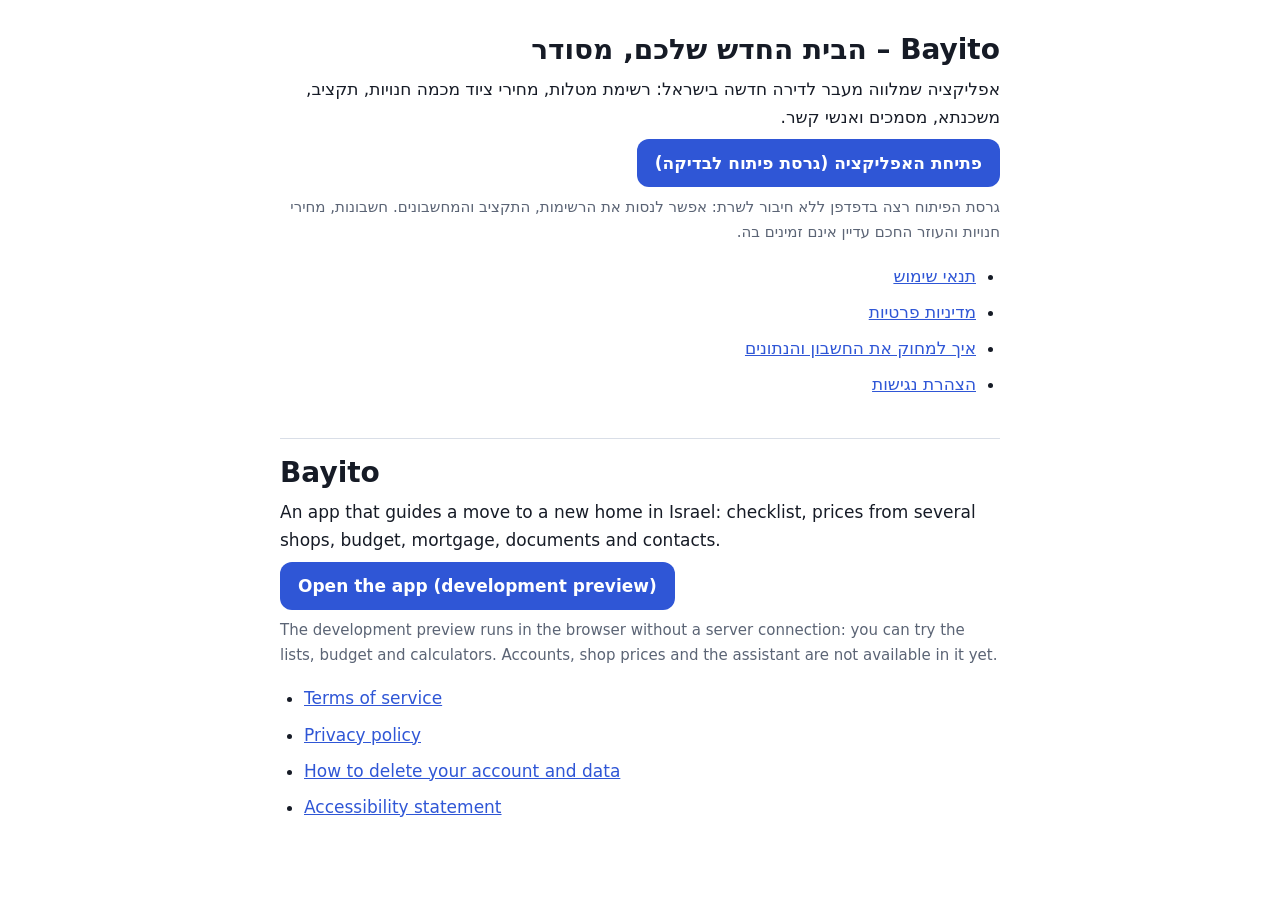
<file: about.html>
<!doctype html>
<html lang="he" dir="rtl">
<head>
<meta charset="utf-8">
<meta name="viewport" content="width=device-width,initial-scale=1">
<title>Bayito – הבית החדש שלכם, מסודר</title>
<meta name="description" content="Bayito helps you plan, equip and budget a move to a new home in Israel.">
<link rel="stylesheet" href="style.css">
</head>
<body>
<main>
  <h1>Bayito – הבית החדש שלכם, מסודר</h1>
  <p>אפליקציה שמלווה מעבר לדירה חדשה בישראל: רשימת מטלות, מחירי ציוד מכמה חנויות, תקציב, משכנתא, מסמכים ואנשי קשר.</p>
  <p><a class="btn" href="web/">פתיחת האפליקציה (גרסת פיתוח לבדיקה)</a></p>
  <p class="muted">גרסת הפיתוח רצה בדפדפן ללא חיבור לשרת: אפשר לנסות את הרשימות, התקציב והמחשבונים. חשבונות, מחירי חנויות והעוזר החכם עדיין אינם זמינים בה.</p>
  <ul>
    <li><a href="terms.html">תנאי שימוש</a></li>
    <li><a href="privacy.html">מדיניות פרטיות</a></li>
    <li><a href="data-deletion.html">איך למחוק את החשבון והנתונים</a></li>
    <li><a href="accessibility.html">הצהרת נגישות</a></li>
  </ul>
  <section class="lang" lang="en" dir="ltr">
    <h1>Bayito</h1>
    <p>An app that guides a move to a new home in Israel: checklist, prices from several shops, budget, mortgage, documents and contacts.</p>
    <p><a class="btn" href="web/">Open the app (development preview)</a></p>
    <p class="muted">The development preview runs in the browser without a server connection: you can try the lists, budget and calculators. Accounts, shop prices and the assistant are not available in it yet.</p>
    <ul>
      <li><a href="terms.html#en">Terms of service</a></li>
      <li><a href="privacy.html#en">Privacy policy</a></li>
      <li><a href="data-deletion.html#en">How to delete your account and data</a></li>
      <li><a href="accessibility.html#en">Accessibility statement</a></li>
    </ul>
  </section>
</main>
</body>
</html>
</file>
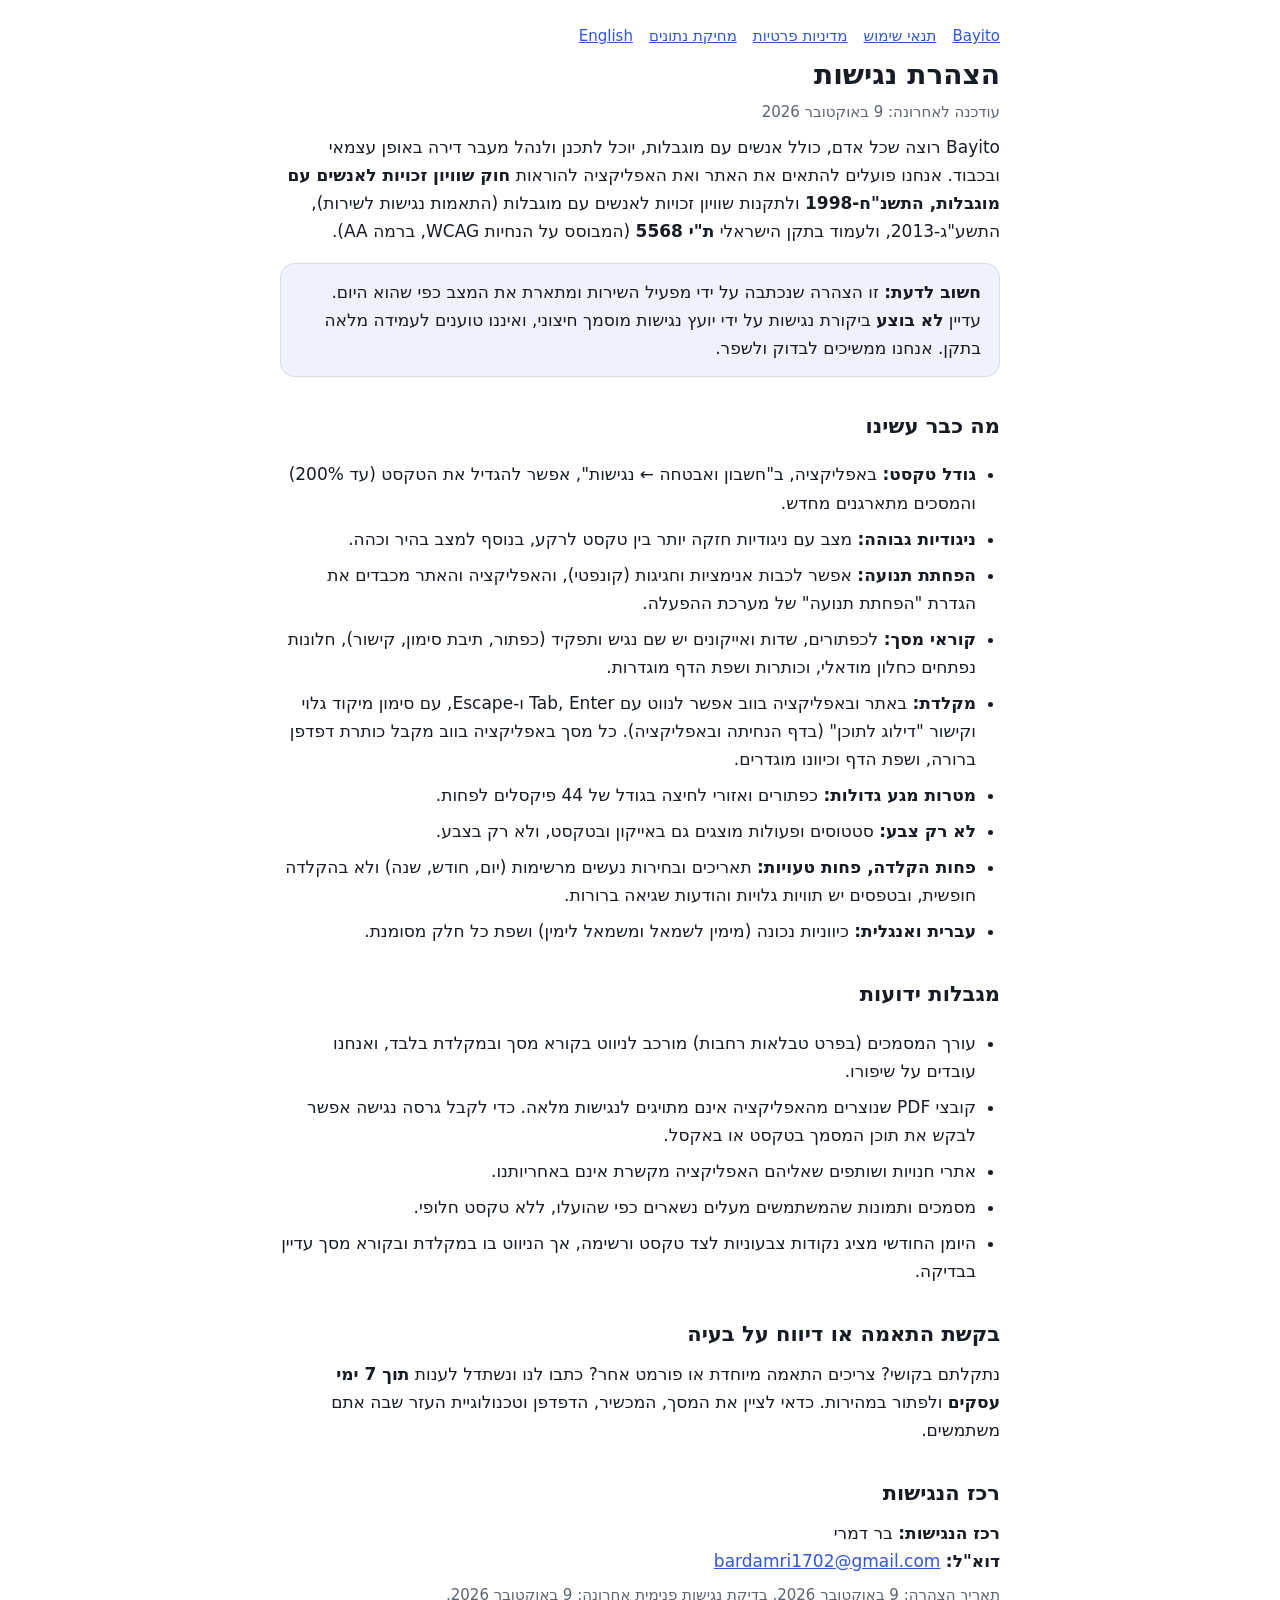
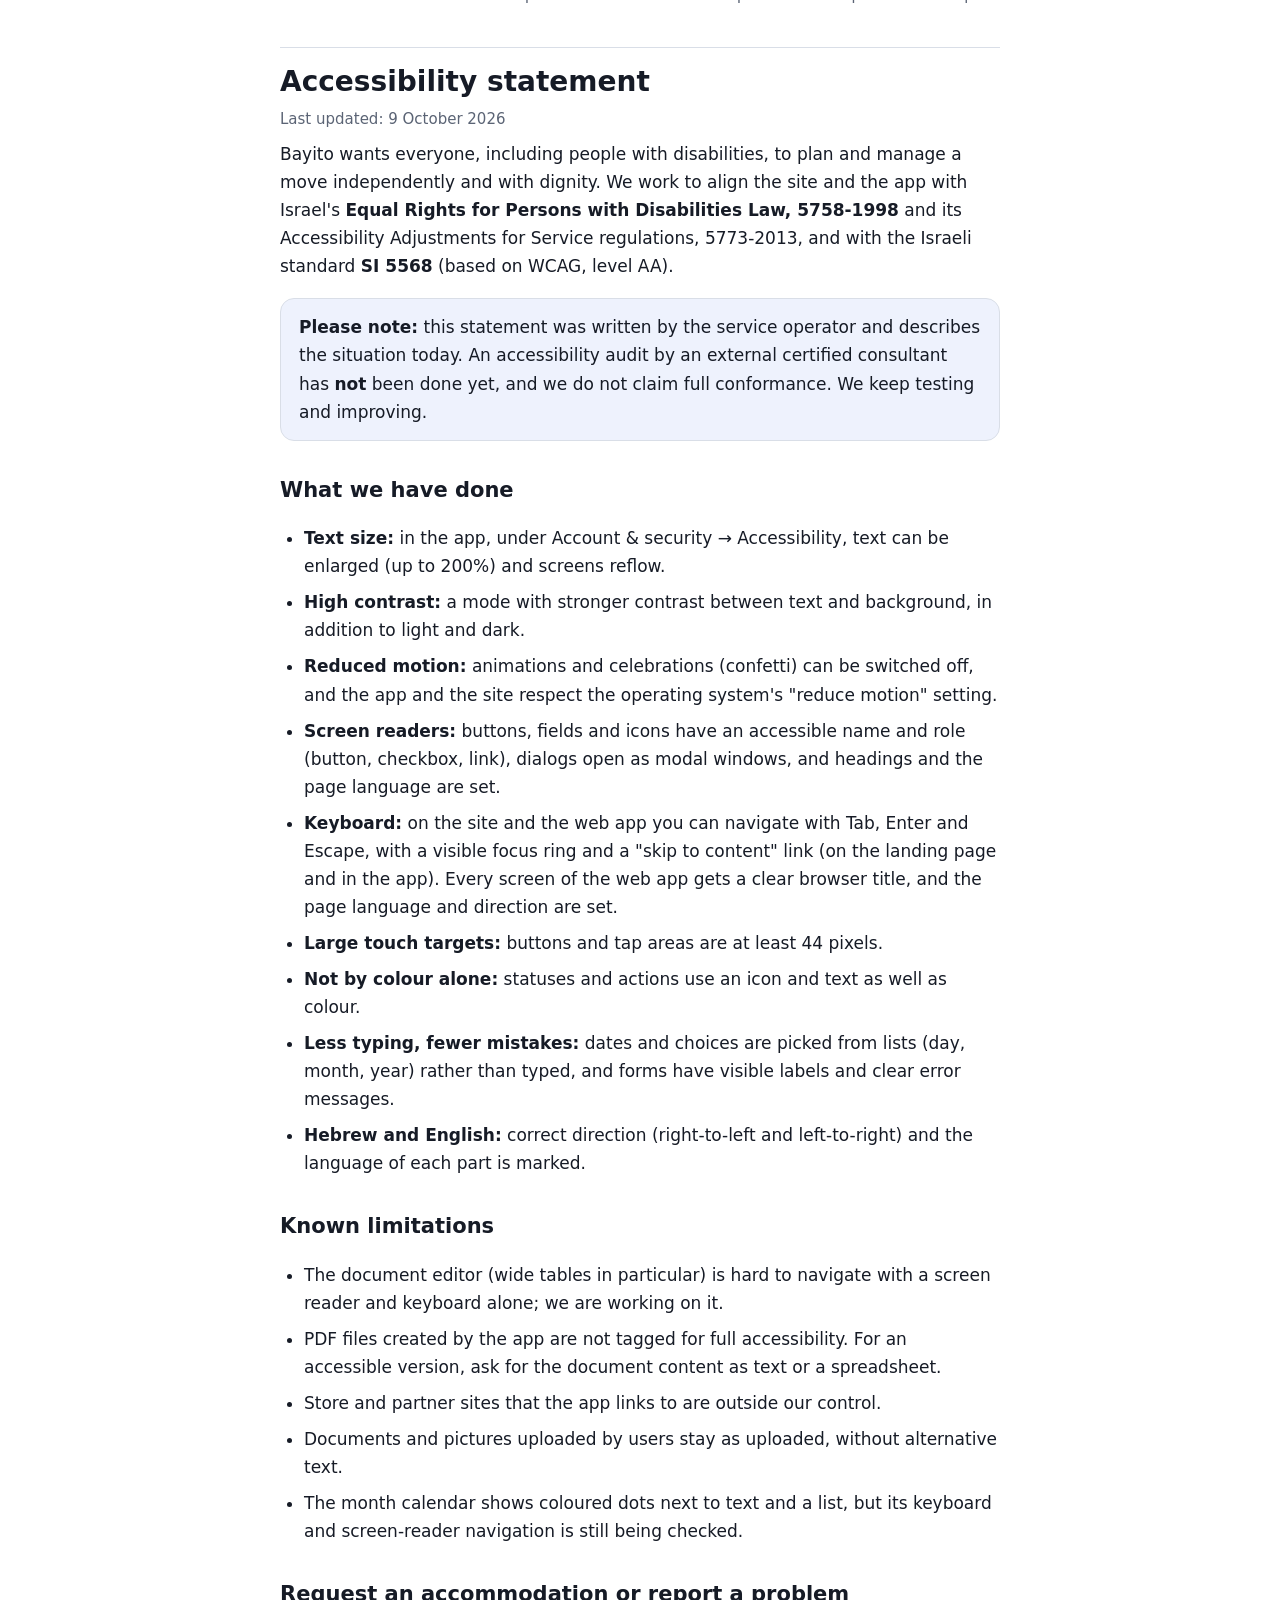
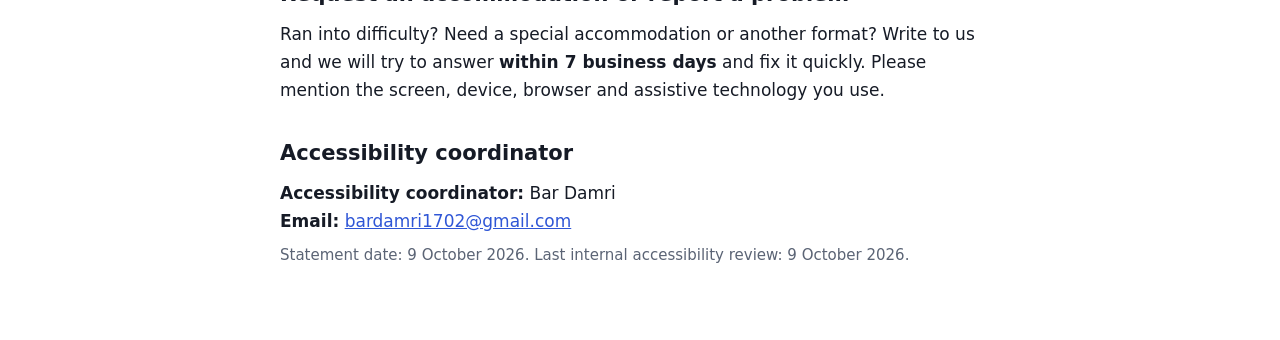
<file: accessibility.html>
<!doctype html>
<html lang="he" dir="rtl">
<head>
<meta charset="utf-8">
<meta name="viewport" content="width=device-width,initial-scale=1">
<title>הצהרת נגישות – Bayito / Accessibility statement</title>
<meta name="description" content="Bayito's accessibility statement: what we did, known limitations, and how to reach the accessibility coordinator.">
<link rel="stylesheet" href="style.css">
</head>
<body>
<main>
<nav class="top"><a href="index.html">Bayito</a> <a href="terms.html">תנאי שימוש</a> <a href="privacy.html">מדיניות פרטיות</a> <a href="data-deletion.html">מחיקת נתונים</a> <a href="#en">English</a></nav>

<section lang="he" dir="rtl" id="he">
  <h1>הצהרת נגישות</h1>
  <p class="muted">עודכנה לאחרונה: 9 באוקטובר 2026</p>
  <p>Bayito רוצה שכל אדם, כולל אנשים עם מוגבלות, יוכל לתכנן ולנהל מעבר דירה באופן עצמאי ובכבוד. אנחנו פועלים להתאים את האתר ואת האפליקציה להוראות <b>חוק שוויון זכויות לאנשים עם מוגבלות, התשנ&quot;ח-1998</b> ולתקנות שוויון זכויות לאנשים עם מוגבלות (התאמות נגישות לשירות), התשע&quot;ג-2013, ולעמוד בתקן הישראלי <b>ת&quot;י 5568</b> (המבוסס על הנחיות WCAG, ברמה AA).</p>
  <div class="box"><b>חשוב לדעת:</b> זו הצהרה שנכתבה על ידי מפעיל השירות ומתארת את המצב כפי שהוא היום. עדיין <b>לא בוצע</b> ביקורת נגישות על ידי יועץ נגישות מוסמך חיצוני, ואיננו טוענים לעמידה מלאה בתקן. אנחנו ממשיכים לבדוק ולשפר.</div>

  <h2>מה כבר עשינו</h2>
  <ul>
    <li><b>גודל טקסט:</b> באפליקציה, ב"חשבון ואבטחה ← נגישות", אפשר להגדיל את הטקסט (עד 200%) והמסכים מתארגנים מחדש.</li>
    <li><b>ניגודיות גבוהה:</b> מצב עם ניגודיות חזקה יותר בין טקסט לרקע, בנוסף למצב בהיר וכהה.</li>
    <li><b>הפחתת תנועה:</b> אפשר לכבות אנימציות וחגיגות (קונפטי), והאפליקציה והאתר מכבדים את הגדרת &quot;הפחתת תנועה&quot; של מערכת ההפעלה.</li>
    <li><b>קוראי מסך:</b> לכפתורים, שדות ואייקונים יש שם נגיש ותפקיד (כפתור, תיבת סימון, קישור), חלונות נפתחים כחלון מודאלי, וכותרות ושפת הדף מוגדרות.</li>
    <li><b>מקלדת:</b> באתר ובאפליקציה בווב אפשר לנווט עם Tab, Enter ו-Escape, עם סימון מיקוד גלוי וקישור &quot;דילוג לתוכן&quot; (בדף הנחיתה ובאפליקציה). כל מסך באפליקציה בווב מקבל כותרת דפדפן ברורה, ושפת הדף וכיוונו מוגדרים.</li>
    <li><b>מטרות מגע גדולות:</b> כפתורים ואזורי לחיצה בגודל של 44 פיקסלים לפחות.</li>
    <li><b>לא רק צבע:</b> סטטוסים ופעולות מוצגים גם באייקון ובטקסט, ולא רק בצבע.</li>
    <li><b>פחות הקלדה, פחות טעויות:</b> תאריכים ובחירות נעשים מרשימות (יום, חודש, שנה) ולא בהקלדה חופשית, ובטפסים יש תוויות גלויות והודעות שגיאה ברורות.</li>
    <li><b>עברית ואנגלית:</b> כיווניות נכונה (מימין לשמאל ומשמאל לימין) ושפת כל חלק מסומנת.</li>
  </ul>

  <h2>מגבלות ידועות</h2>
  <ul>
    <li>עורך המסמכים (בפרט טבלאות רחבות) מורכב לניווט בקורא מסך ובמקלדת בלבד, ואנחנו עובדים על שיפורו.</li>
    <li>קובצי PDF שנוצרים מהאפליקציה אינם מתויגים לנגישות מלאה. כדי לקבל גרסה נגישה אפשר לבקש את תוכן המסמך בטקסט או באקסל.</li>
    <li>אתרי חנויות ושותפים שאליהם האפליקציה מקשרת אינם באחריותנו.</li>
    <li>מסמכים ותמונות שהמשתמשים מעלים נשארים כפי שהועלו, ללא טקסט חלופי.</li>
    <li>היומן החודשי מציג נקודות צבעוניות לצד טקסט ורשימה, אך הניווט בו במקלדת ובקורא מסך עדיין בבדיקה.</li>
  </ul>

  <h2>בקשת התאמה או דיווח על בעיה</h2>
  <p>נתקלתם בקושי? צריכים התאמה מיוחדת או פורמט אחר? כתבו לנו ונשתדל לענות <b>תוך 7 ימי עסקים</b> ולפתור במהירות. כדאי לציין את המסך, המכשיר, הדפדפן וטכנולוגיית העזר שבה אתם משתמשים.</p>

  <h2>רכז הנגישות</h2>
  <p><b>רכז הנגישות:</b> בר דמרי<br><b>דוא&quot;ל:</b> <a href="mailto:bardamri1702@gmail.com?subject=Accessibility%20request">bardamri1702@gmail.com</a></p>
  <p class="muted">תאריך הצהרה: 9 באוקטובר 2026. בדיקת נגישות פנימית אחרונה: 9 באוקטובר 2026.</p>
</section>

<section class="lang" lang="en" dir="ltr" id="en">
  <h1>Accessibility statement</h1>
  <p class="muted">Last updated: 9 October 2026</p>
  <p>Bayito wants everyone, including people with disabilities, to plan and manage a move independently and with dignity. We work to align the site and the app with Israel's <b>Equal Rights for Persons with Disabilities Law, 5758-1998</b> and its Accessibility Adjustments for Service regulations, 5773-2013, and with the Israeli standard <b>SI 5568</b> (based on WCAG, level AA).</p>
  <div class="box"><b>Please note:</b> this statement was written by the service operator and describes the situation today. An accessibility audit by an external certified consultant has <b>not</b> been done yet, and we do not claim full conformance. We keep testing and improving.</div>

  <h2>What we have done</h2>
  <ul>
    <li><b>Text size:</b> in the app, under Account &amp; security → Accessibility, text can be enlarged (up to 200%) and screens reflow.</li>
    <li><b>High contrast:</b> a mode with stronger contrast between text and background, in addition to light and dark.</li>
    <li><b>Reduced motion:</b> animations and celebrations (confetti) can be switched off, and the app and the site respect the operating system's &quot;reduce motion&quot; setting.</li>
    <li><b>Screen readers:</b> buttons, fields and icons have an accessible name and role (button, checkbox, link), dialogs open as modal windows, and headings and the page language are set.</li>
    <li><b>Keyboard:</b> on the site and the web app you can navigate with Tab, Enter and Escape, with a visible focus ring and a &quot;skip to content&quot; link (on the landing page and in the app). Every screen of the web app gets a clear browser title, and the page language and direction are set.</li>
    <li><b>Large touch targets:</b> buttons and tap areas are at least 44 pixels.</li>
    <li><b>Not by colour alone:</b> statuses and actions use an icon and text as well as colour.</li>
    <li><b>Less typing, fewer mistakes:</b> dates and choices are picked from lists (day, month, year) rather than typed, and forms have visible labels and clear error messages.</li>
    <li><b>Hebrew and English:</b> correct direction (right-to-left and left-to-right) and the language of each part is marked.</li>
  </ul>

  <h2>Known limitations</h2>
  <ul>
    <li>The document editor (wide tables in particular) is hard to navigate with a screen reader and keyboard alone; we are working on it.</li>
    <li>PDF files created by the app are not tagged for full accessibility. For an accessible version, ask for the document content as text or a spreadsheet.</li>
    <li>Store and partner sites that the app links to are outside our control.</li>
    <li>Documents and pictures uploaded by users stay as uploaded, without alternative text.</li>
    <li>The month calendar shows coloured dots next to text and a list, but its keyboard and screen-reader navigation is still being checked.</li>
  </ul>

  <h2>Request an accommodation or report a problem</h2>
  <p>Ran into difficulty? Need a special accommodation or another format? Write to us and we will try to answer <b>within 7 business days</b> and fix it quickly. Please mention the screen, device, browser and assistive technology you use.</p>

  <h2>Accessibility coordinator</h2>
  <p><b>Accessibility coordinator:</b> Bar Damri<br><b>Email:</b> <a href="mailto:bardamri1702@gmail.com?subject=Accessibility%20request">bardamri1702@gmail.com</a></p>
  <p class="muted">Statement date: 9 October 2026. Last internal accessibility review: 9 October 2026.</p>
</section>
</main>
</body>
</html>
</file>
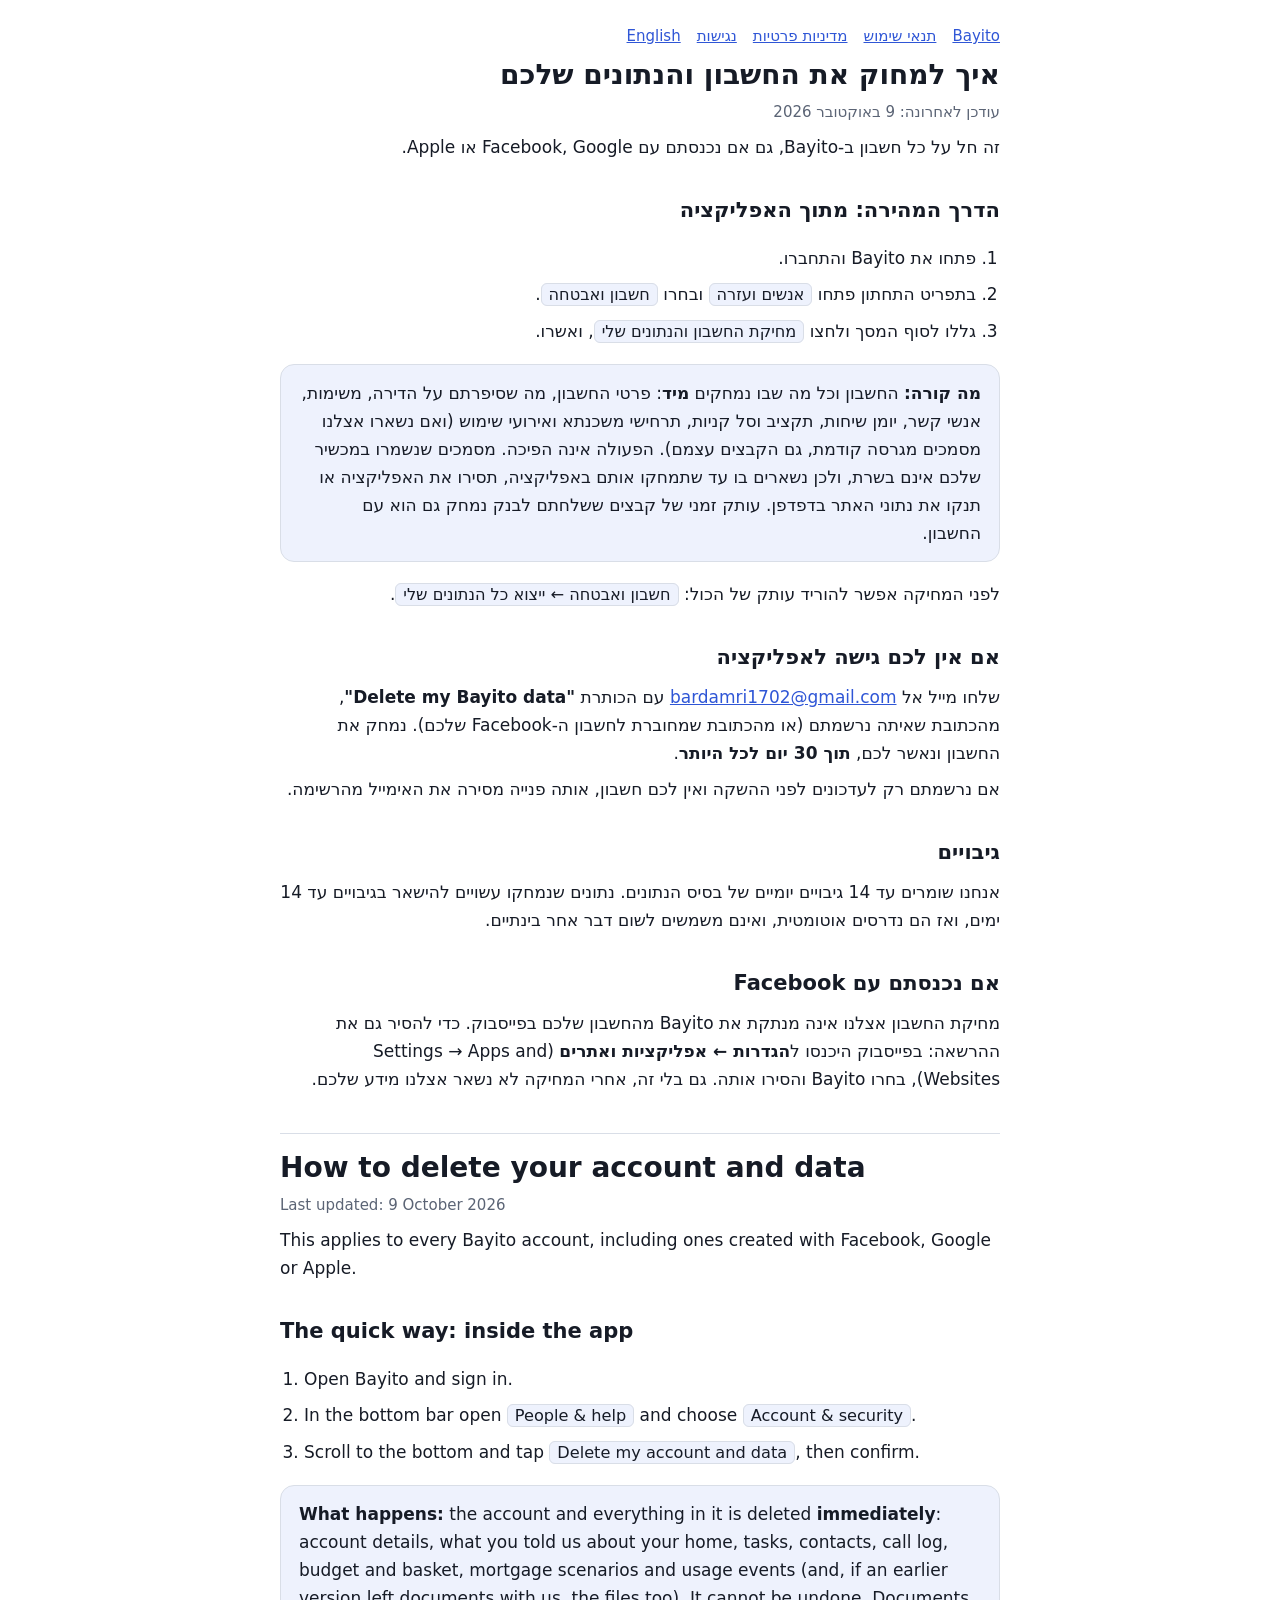
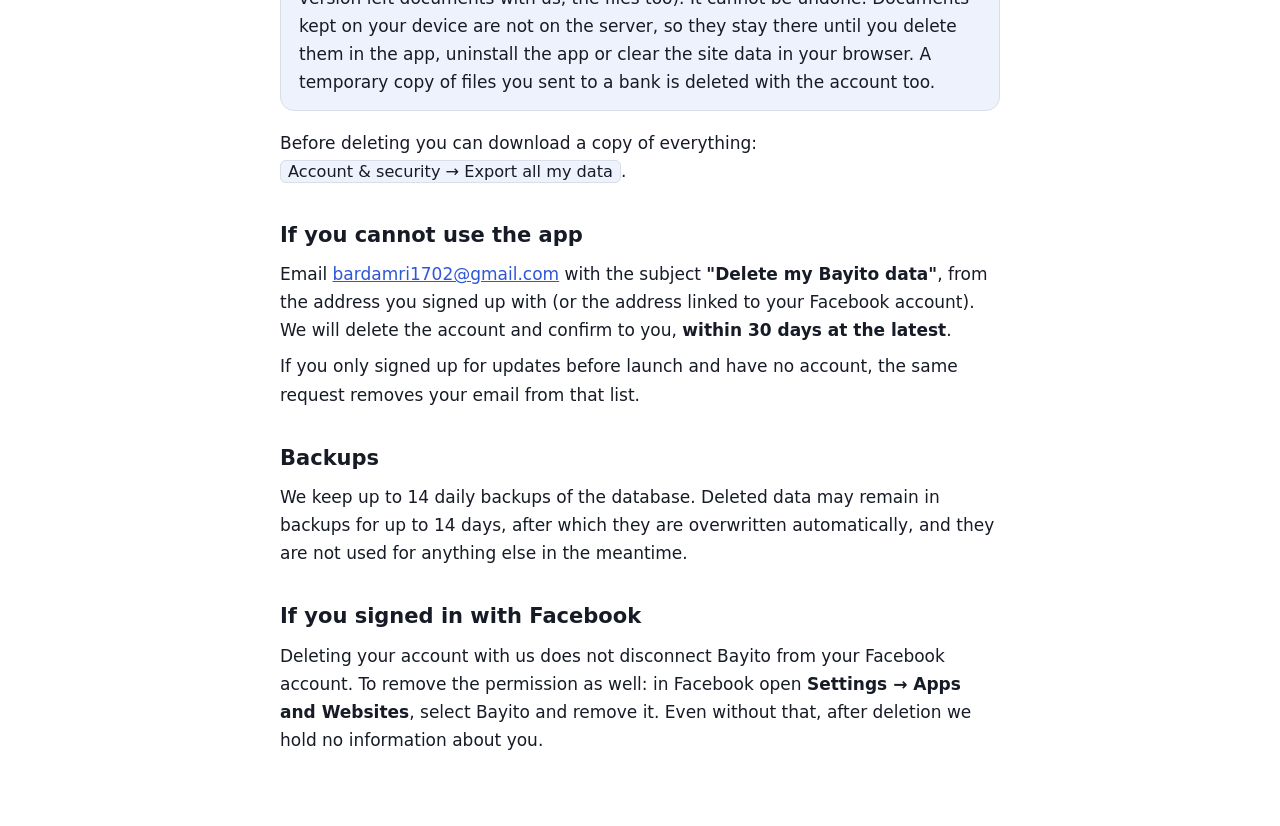
<file: data-deletion.html>
<!doctype html>
<html lang="he" dir="rtl">
<head>
<meta charset="utf-8">
<meta name="viewport" content="width=device-width,initial-scale=1">
<title>מחיקת נתונים – Bayito / Data deletion</title>
<meta name="description" content="How to delete your Bayito account and all your data, including accounts created with Facebook.">
<link rel="stylesheet" href="style.css">
</head>
<body>
<main>
<nav class="top"><a href="index.html">Bayito</a> <a href="terms.html">תנאי שימוש</a> <a href="privacy.html">מדיניות פרטיות</a> <a href="accessibility.html">נגישות</a> <a href="#en">English</a></nav>

<section lang="he" dir="rtl" id="he">
  <h1>איך למחוק את החשבון והנתונים שלכם</h1>
  <p class="muted">עודכן לאחרונה: 9 באוקטובר 2026</p>
  <p>זה חל על כל חשבון ב-Bayito, גם אם נכנסתם עם Facebook, Google או Apple.</p>

  <h2>הדרך המהירה: מתוך האפליקציה</h2>
  <ol>
    <li>פתחו את Bayito והתחברו.</li>
    <li>בתפריט התחתון פתחו <span class="ui">אנשים ועזרה</span> ובחרו <span class="ui">חשבון ואבטחה</span>.</li>
    <li>גללו לסוף המסך ולחצו <span class="ui">מחיקת החשבון והנתונים שלי</span>, ואשרו.</li>
  </ol>
  <div class="box">
    <b>מה קורה:</b> החשבון וכל מה שבו נמחקים <b>מיד</b>: פרטי החשבון, מה שסיפרתם על הדירה, משימות, אנשי קשר, יומן שיחות, תקציב וסל קניות, תרחישי משכנתא ואירועי שימוש (ואם נשארו אצלנו מסמכים מגרסה קודמת, גם הקבצים עצמם). הפעולה אינה הפיכה. מסמכים שנשמרו במכשיר שלכם אינם בשרת, ולכן נשארים בו עד שתמחקו אותם באפליקציה, תסירו את האפליקציה או תנקו את נתוני האתר בדפדפן. עותק זמני של קבצים ששלחתם לבנק נמחק גם הוא עם החשבון.
  </div>
  <p>לפני המחיקה אפשר להוריד עותק של הכול: <span class="ui">חשבון ואבטחה ← ייצוא כל הנתונים שלי</span>.</p>

  <h2>אם אין לכם גישה לאפליקציה</h2>
  <p>שלחו מייל אל <a href="mailto:bardamri1702@gmail.com?subject=Delete%20my%20Bayito%20data">bardamri1702@gmail.com</a> עם הכותרת <b>&quot;Delete my Bayito data&quot;</b>, מהכתובת שאיתה נרשמתם (או מהכתובת שמחוברת לחשבון ה-Facebook שלכם). נמחק את החשבון ונאשר לכם, <b>תוך 30 יום לכל היותר</b>.</p>
  <p>אם נרשמתם רק לעדכונים לפני ההשקה ואין לכם חשבון, אותה פנייה מסירה את האימייל מהרשימה.</p>

  <h2>גיבויים</h2>
  <p>אנחנו שומרים עד 14 גיבויים יומיים של בסיס הנתונים. נתונים שנמחקו עשויים להישאר בגיבויים עד 14 ימים, ואז הם נדרסים אוטומטית, ואינם משמשים לשום דבר אחר בינתיים.</p>

  <h2>אם נכנסתם עם Facebook</h2>
  <p>מחיקת החשבון אצלנו אינה מנתקת את Bayito מהחשבון שלכם בפייסבוק. כדי להסיר גם את ההרשאה: בפייסבוק היכנסו ל<b>הגדרות ← אפליקציות ואתרים</b> (Settings → Apps and Websites), בחרו Bayito והסירו אותה. גם בלי זה, אחרי המחיקה לא נשאר אצלנו מידע שלכם.</p>
</section>

<section class="lang" lang="en" dir="ltr" id="en">
  <h1>How to delete your account and data</h1>
  <p class="muted">Last updated: 9 October 2026</p>
  <p>This applies to every Bayito account, including ones created with Facebook, Google or Apple.</p>

  <h2>The quick way: inside the app</h2>
  <ol>
    <li>Open Bayito and sign in.</li>
    <li>In the bottom bar open <span class="ui">People &amp; help</span> and choose <span class="ui">Account &amp; security</span>.</li>
    <li>Scroll to the bottom and tap <span class="ui">Delete my account and data</span>, then confirm.</li>
  </ol>
  <div class="box">
    <b>What happens:</b> the account and everything in it is deleted <b>immediately</b>: account details, what you told us about your home, tasks, contacts, call log, budget and basket, mortgage scenarios and usage events (and, if an earlier version left documents with us, the files too). It cannot be undone. Documents kept on your device are not on the server, so they stay there until you delete them in the app, uninstall the app or clear the site data in your browser. A temporary copy of files you sent to a bank is deleted with the account too.
  </div>
  <p>Before deleting you can download a copy of everything: <span class="ui">Account &amp; security → Export all my data</span>.</p>

  <h2>If you cannot use the app</h2>
  <p>Email <a href="mailto:bardamri1702@gmail.com?subject=Delete%20my%20Bayito%20data">bardamri1702@gmail.com</a> with the subject <b>&quot;Delete my Bayito data&quot;</b>, from the address you signed up with (or the address linked to your Facebook account). We will delete the account and confirm to you, <b>within 30 days at the latest</b>.</p>
  <p>If you only signed up for updates before launch and have no account, the same request removes your email from that list.</p>

  <h2>Backups</h2>
  <p>We keep up to 14 daily backups of the database. Deleted data may remain in backups for up to 14 days, after which they are overwritten automatically, and they are not used for anything else in the meantime.</p>

  <h2>If you signed in with Facebook</h2>
  <p>Deleting your account with us does not disconnect Bayito from your Facebook account. To remove the permission as well: in Facebook open <b>Settings → Apps and Websites</b>, select Bayito and remove it. Even without that, after deletion we hold no information about you.</p>
</section>
</main>
</body>
</html>
</file>
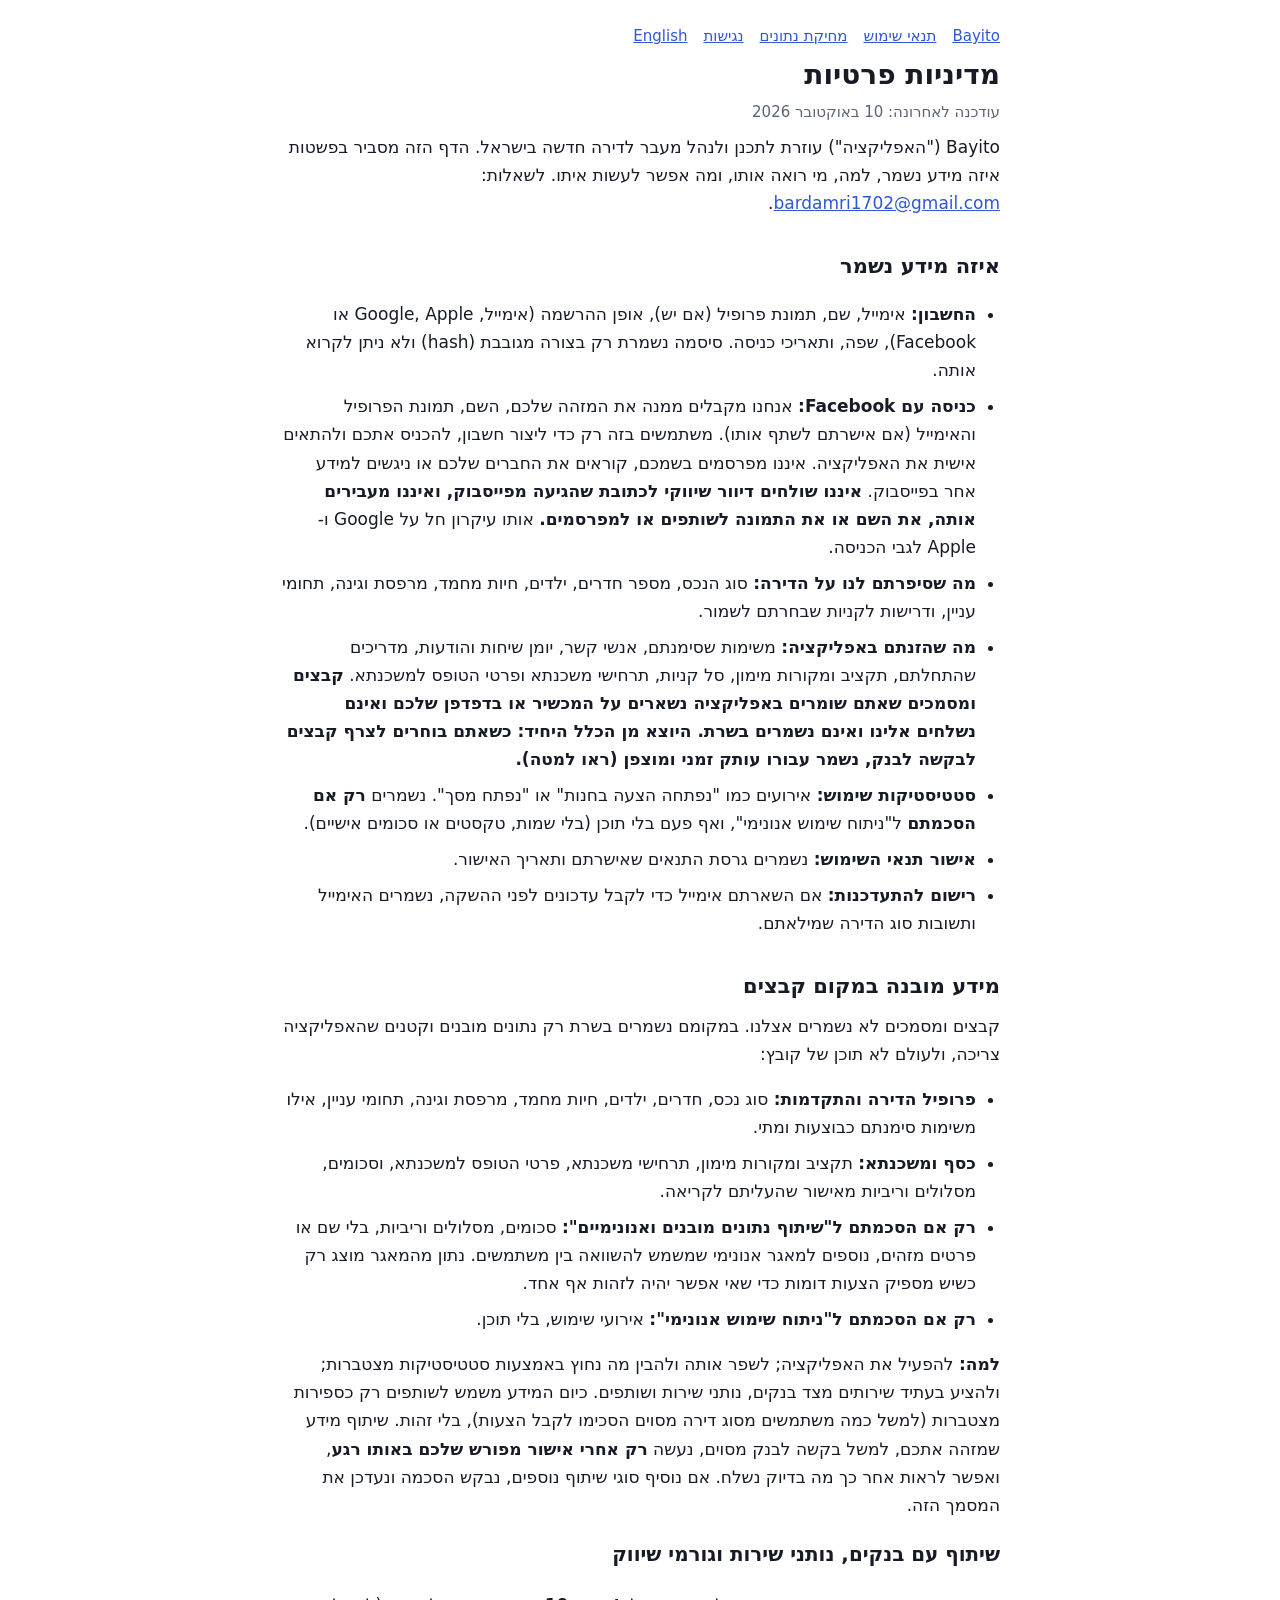
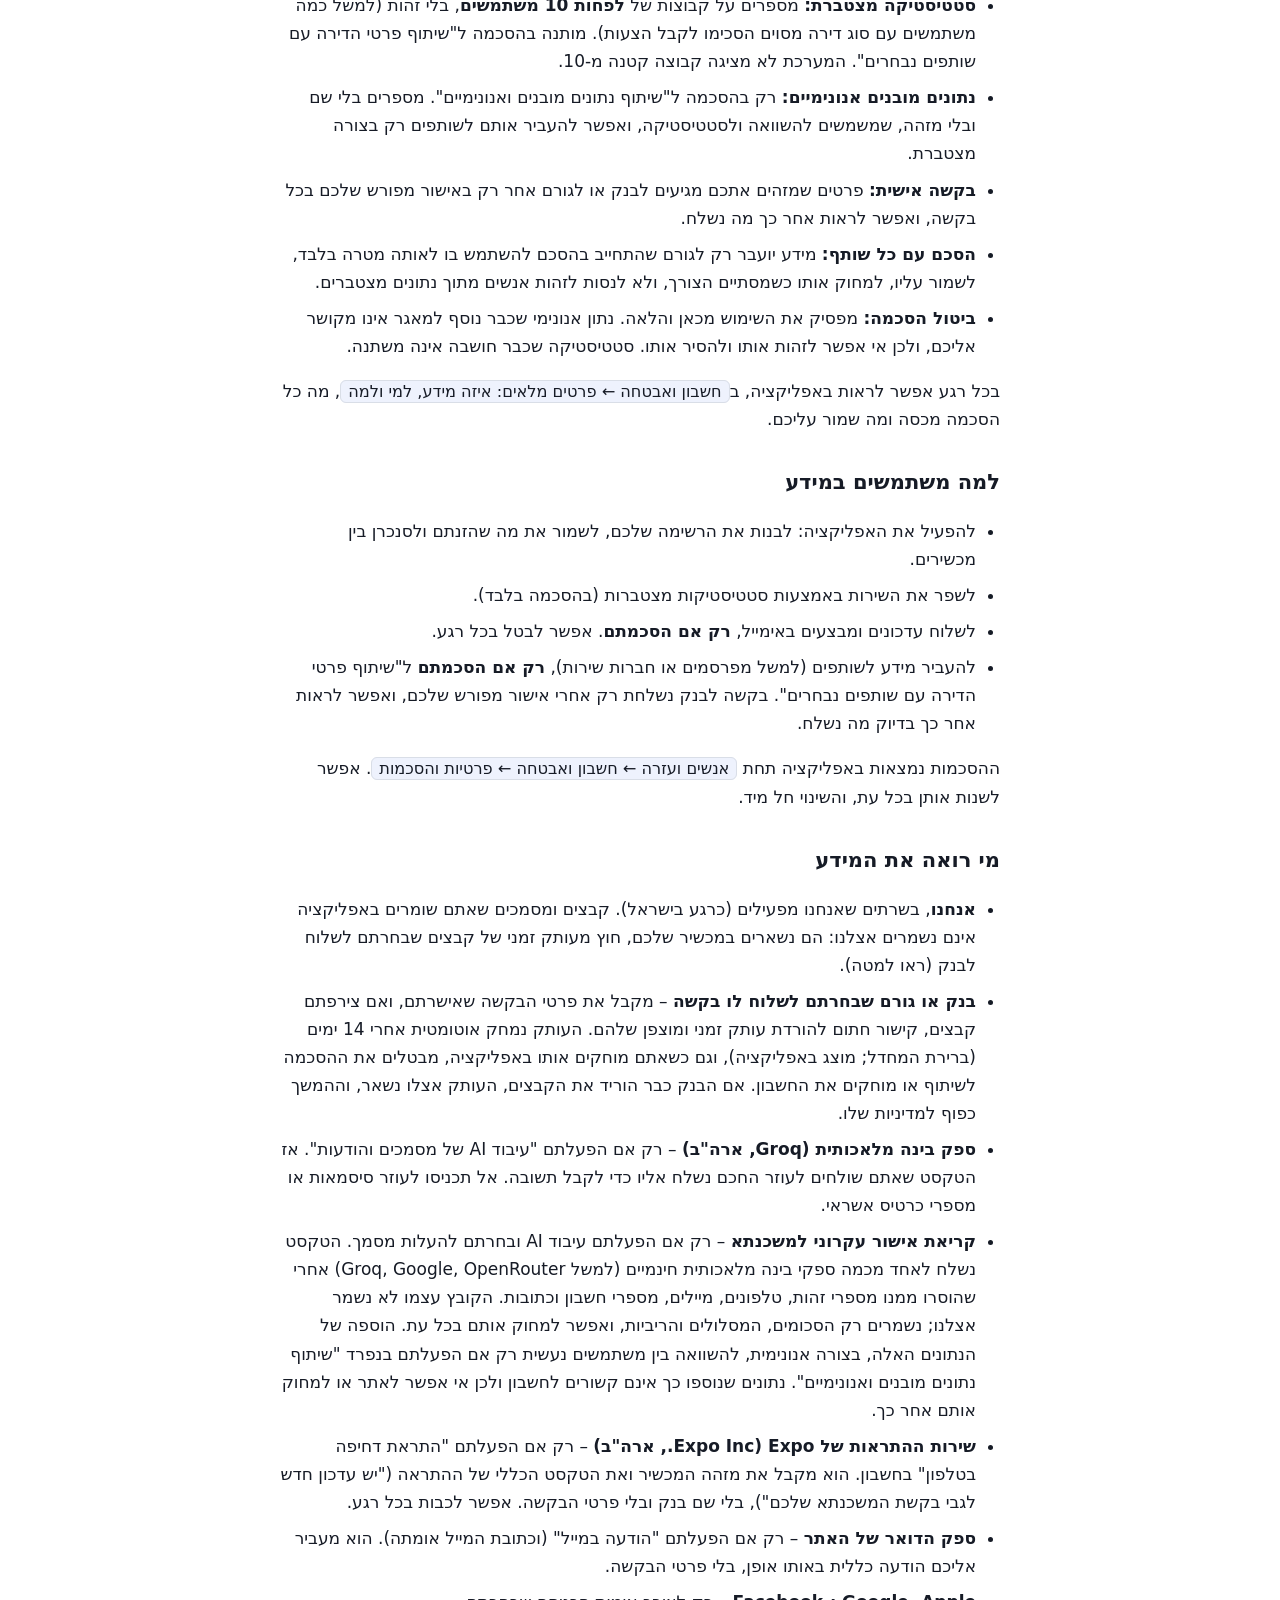
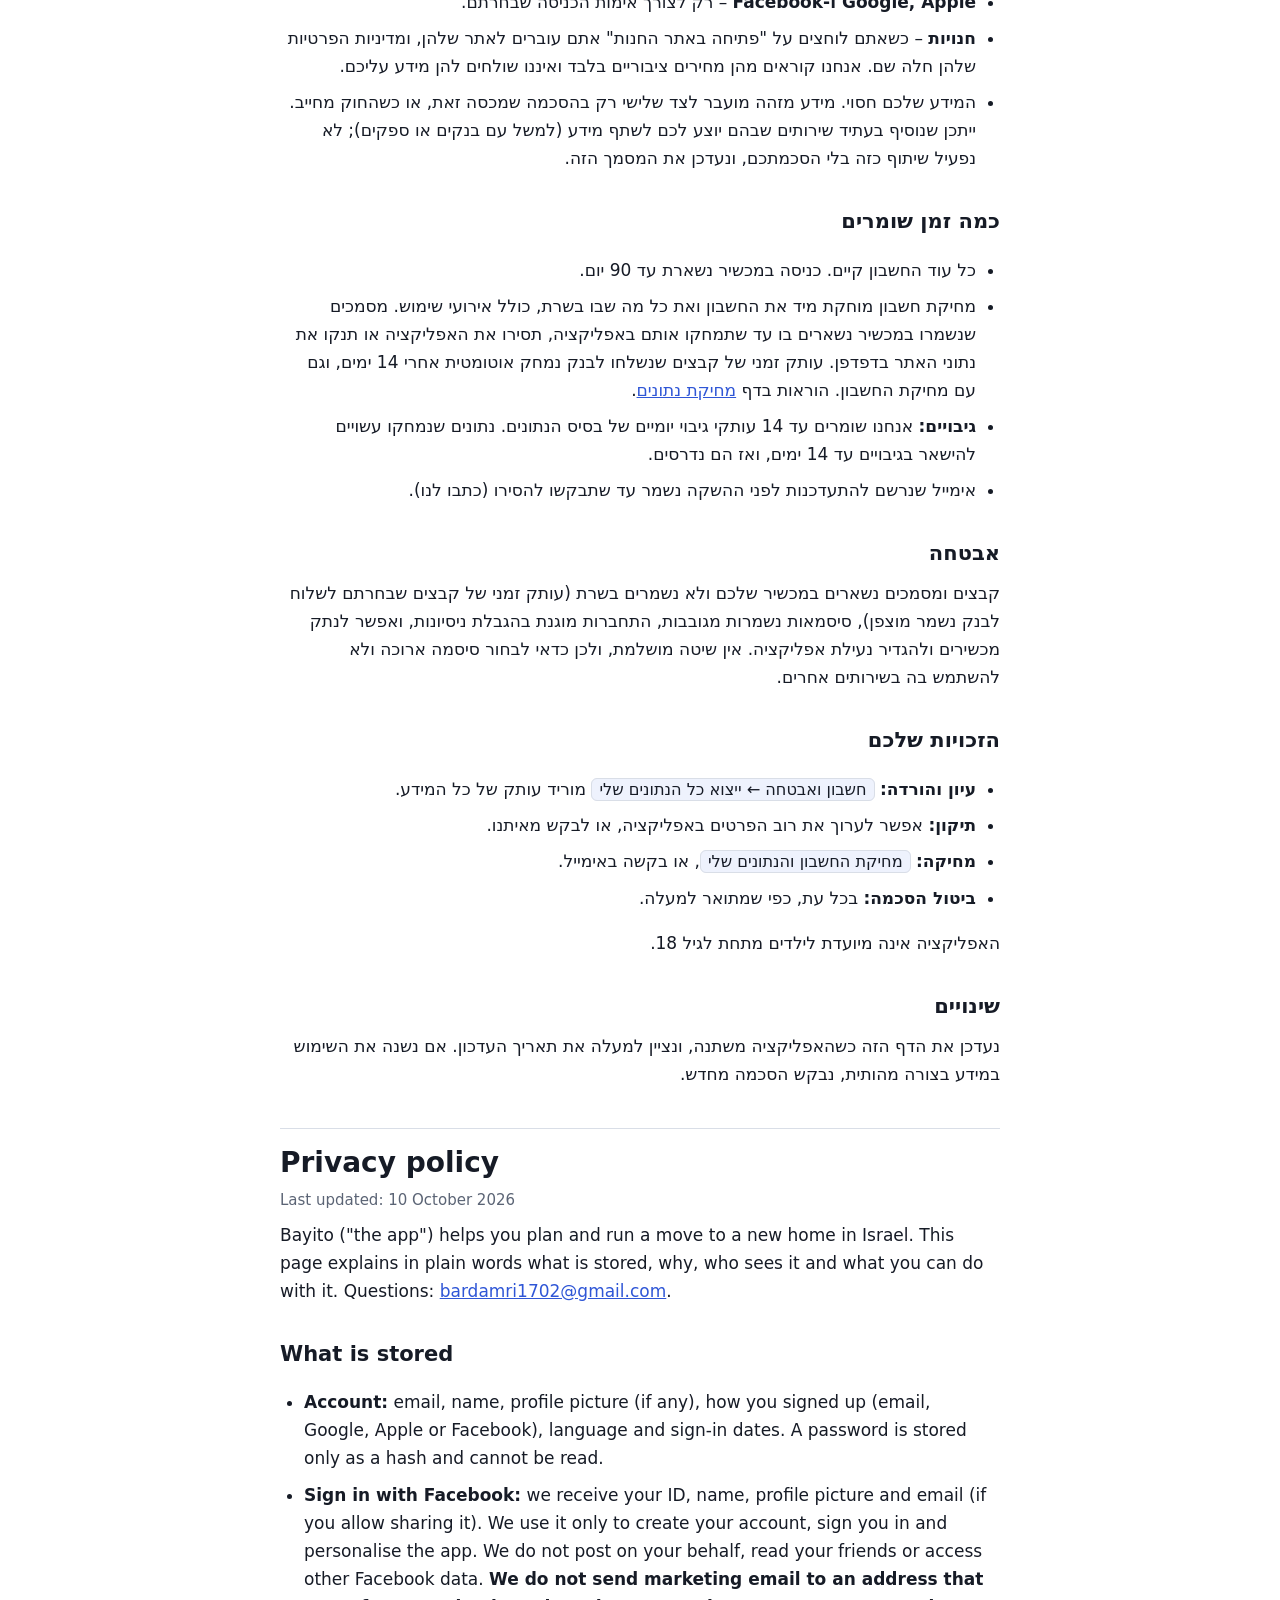
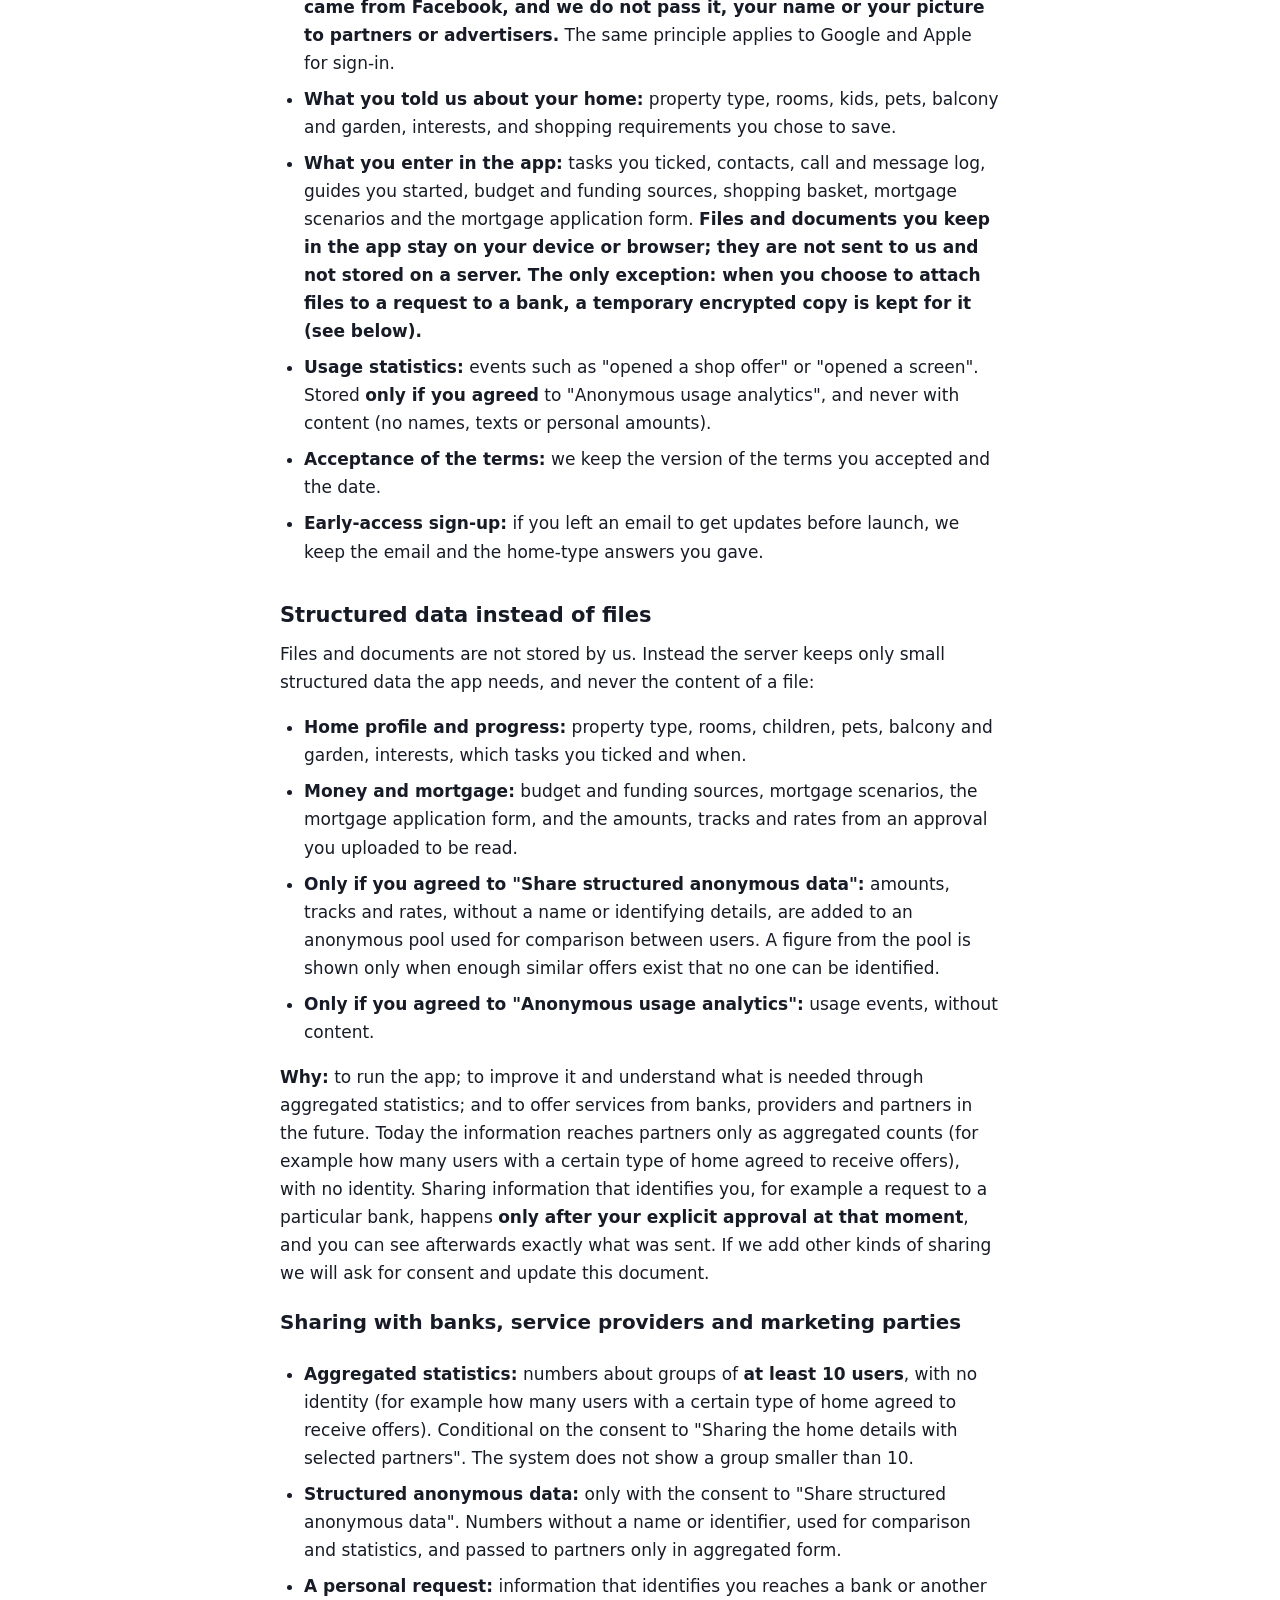
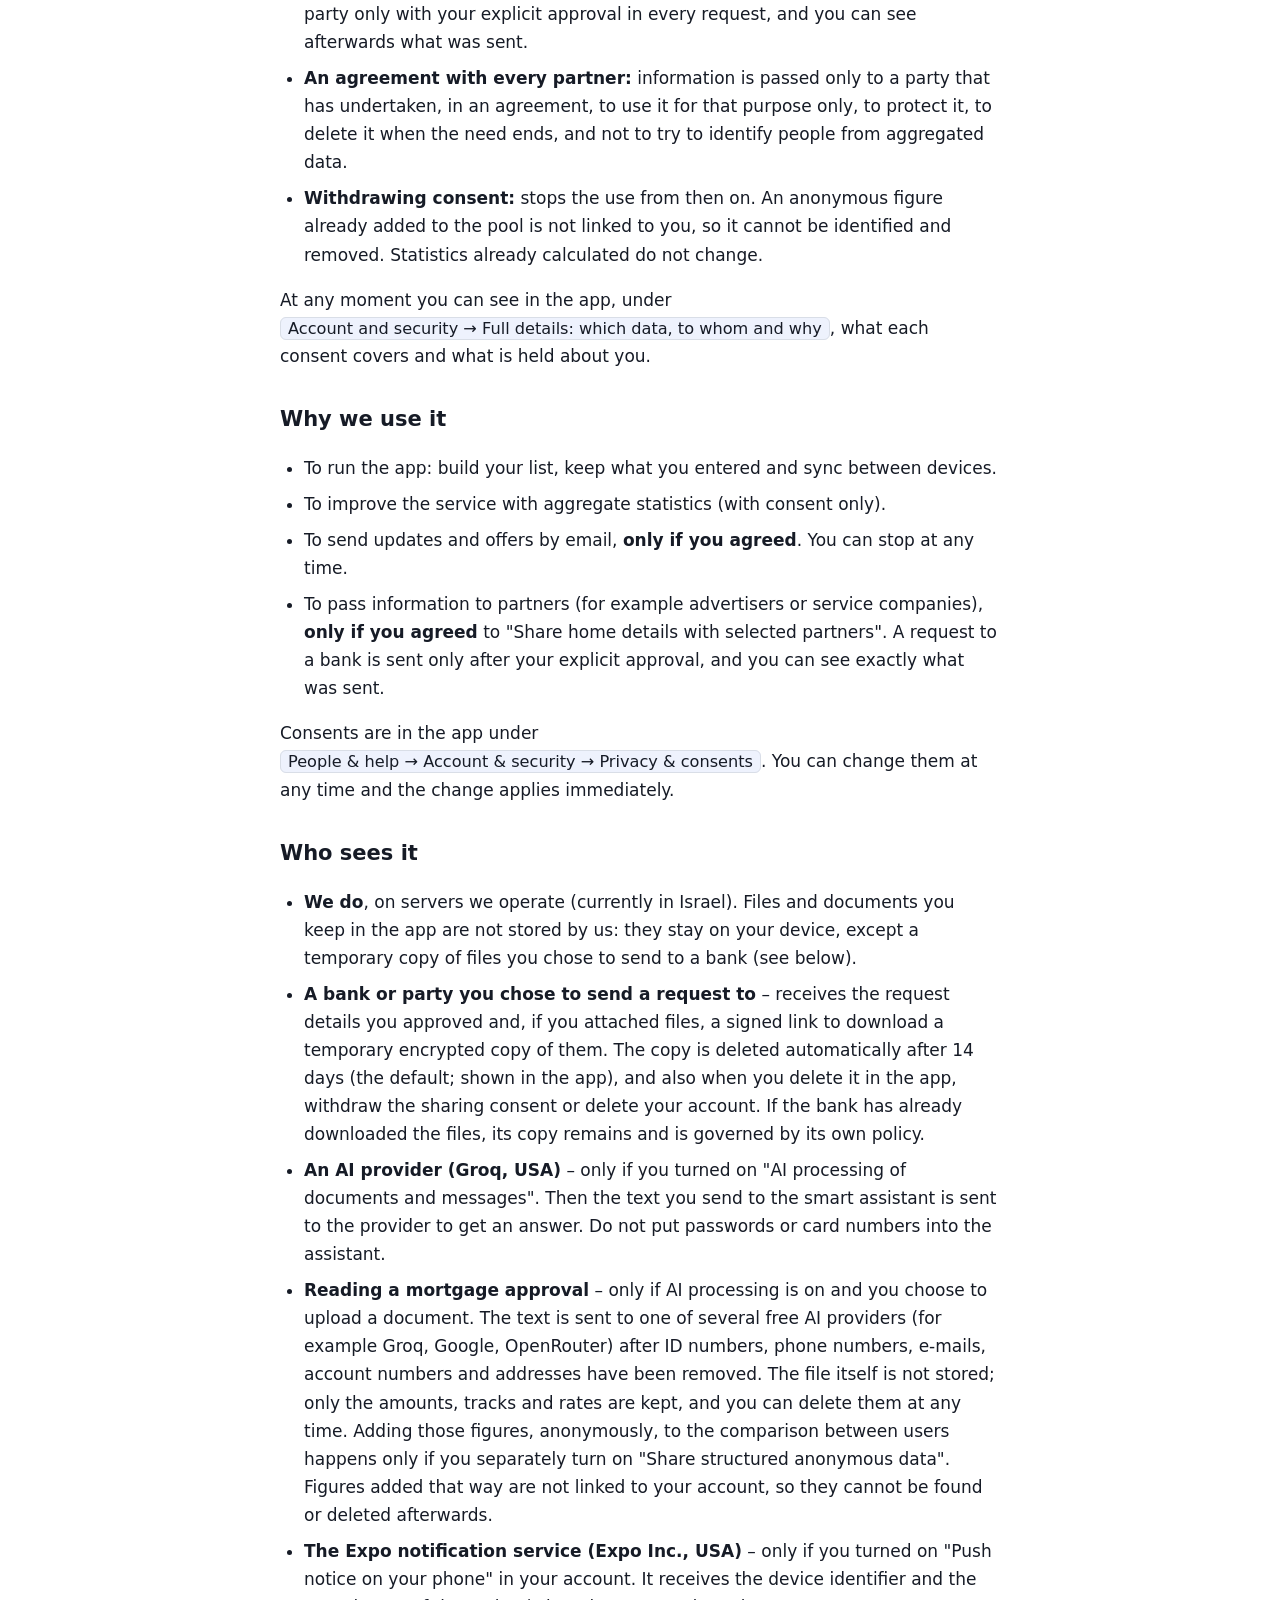
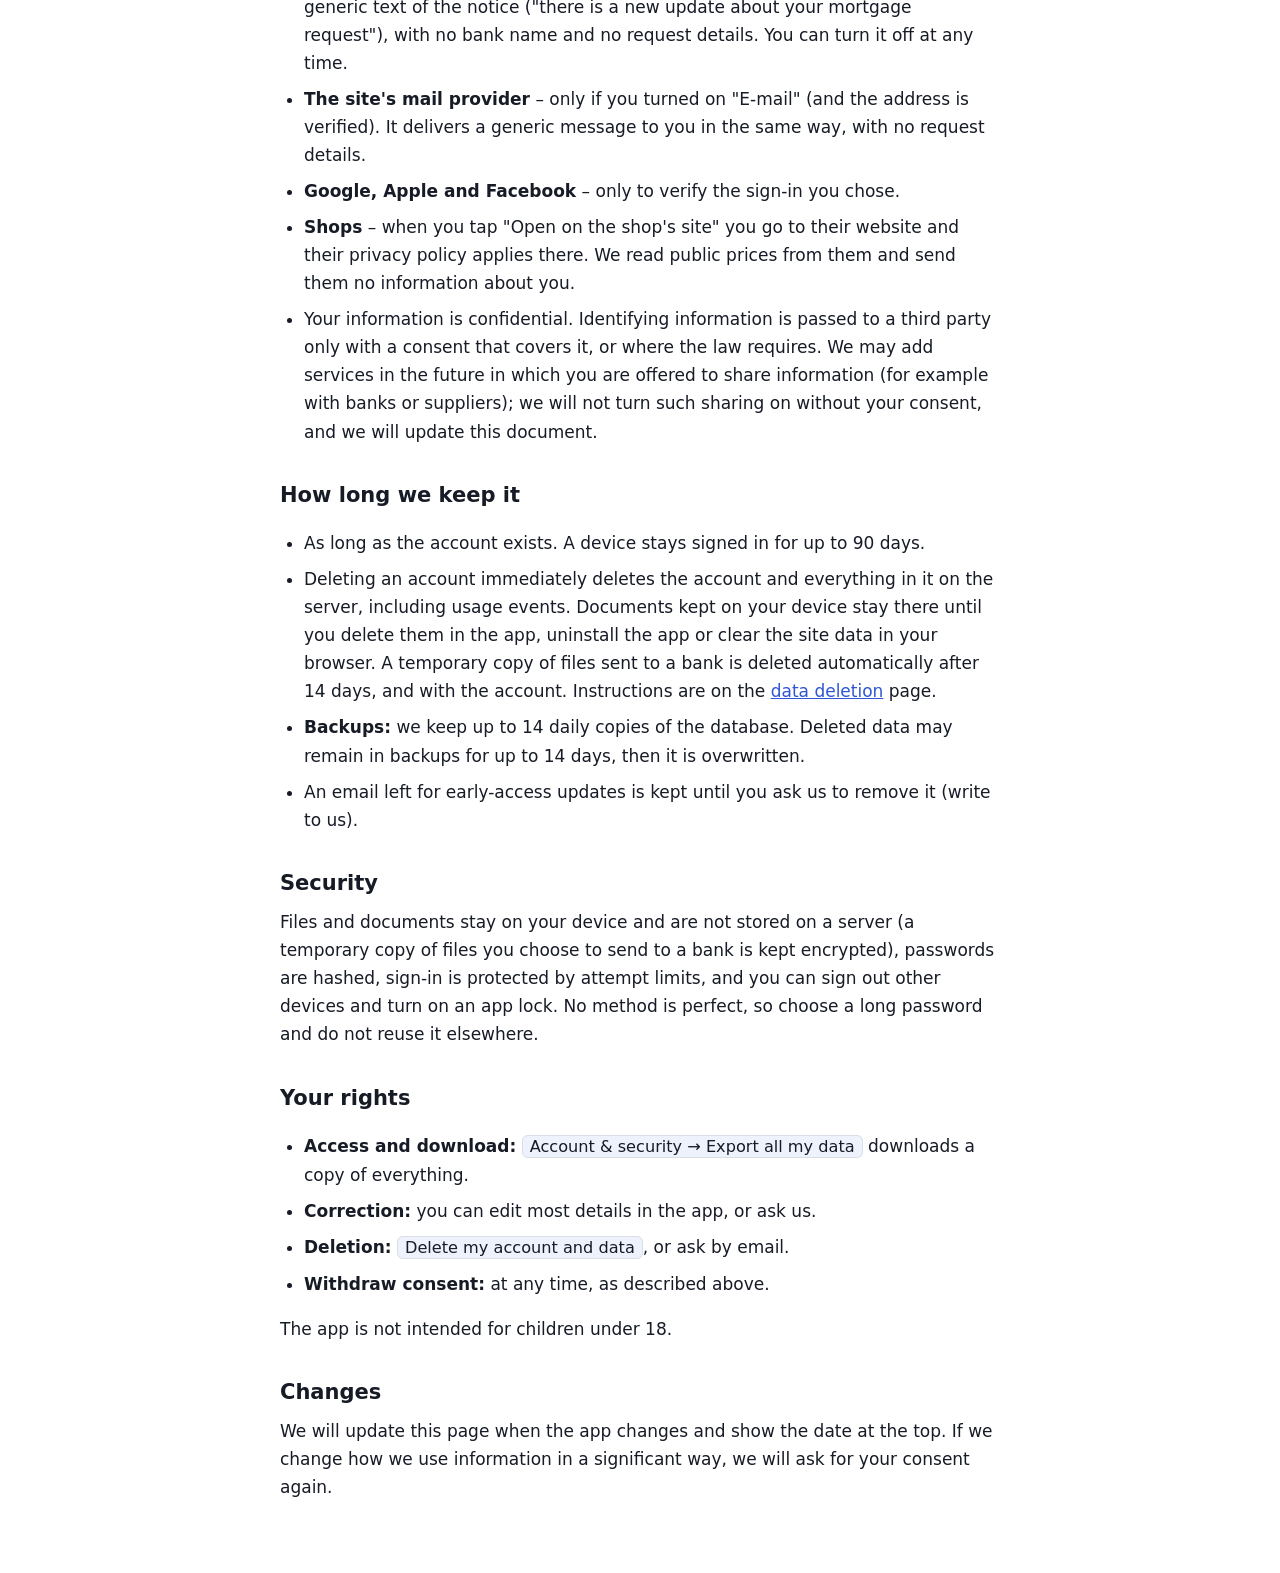
<file: privacy.html>
<!doctype html>
<html lang="he" dir="rtl">
<head>
<meta charset="utf-8">
<meta name="viewport" content="width=device-width,initial-scale=1">
<title>מדיניות פרטיות – Bayito / Privacy policy</title>
<meta name="description" content="What Bayito stores about you, why, who sees it, and how to delete it.">
<link rel="stylesheet" href="style.css">
</head>
<body>
<main>
<nav class="top"><a href="index.html">Bayito</a> <a href="terms.html">תנאי שימוש</a> <a href="data-deletion.html">מחיקת נתונים</a> <a href="accessibility.html">נגישות</a> <a href="#en">English</a></nav>

<section lang="he" dir="rtl" id="he">
  <h1>מדיניות פרטיות</h1>
  <p class="muted">עודכנה לאחרונה: 10 באוקטובר 2026</p>
  <p>Bayito (&quot;האפליקציה&quot;) עוזרת לתכנן ולנהל מעבר לדירה חדשה בישראל. הדף הזה מסביר בפשטות איזה מידע נשמר, למה, מי רואה אותו, ומה אפשר לעשות איתו. לשאלות: <a href="mailto:bardamri1702@gmail.com">bardamri1702@gmail.com</a>.</p>

  <h2>איזה מידע נשמר</h2>
  <ul>
    <li><b>החשבון:</b> אימייל, שם, תמונת פרופיל (אם יש), אופן ההרשמה (אימייל, Google, Apple או Facebook), שפה, ותאריכי כניסה. סיסמה נשמרת רק בצורה מגובבת (hash) ולא ניתן לקרוא אותה.</li>
    <li><b>כניסה עם Facebook:</b> אנחנו מקבלים ממנה את המזהה שלכם, השם, תמונת הפרופיל והאימייל (אם אישרתם לשתף אותו). משתמשים בזה רק כדי ליצור חשבון, להכניס אתכם ולהתאים אישית את האפליקציה. איננו מפרסמים בשמכם, קוראים את החברים שלכם או ניגשים למידע אחר בפייסבוק. <b>איננו שולחים דיוור שיווקי לכתובת שהגיעה מפייסבוק, ואיננו מעבירים אותה, את השם או את התמונה לשותפים או למפרסמים.</b> אותו עיקרון חל על Google ו-Apple לגבי הכניסה.</li>
    <li><b>מה שסיפרתם לנו על הדירה:</b> סוג הנכס, מספר חדרים, ילדים, חיות מחמד, מרפסת וגינה, תחומי עניין, ודרישות לקניות שבחרתם לשמור.</li>
    <li><b>מה שהזנתם באפליקציה:</b> משימות שסימנתם, אנשי קשר, יומן שיחות והודעות, מדריכים שהתחלתם, תקציב ומקורות מימון, סל קניות, תרחישי משכנתא ופרטי הטופס למשכנתא. <b>קבצים ומסמכים שאתם שומרים באפליקציה נשארים על המכשיר או בדפדפן שלכם ואינם נשלחים אלינו ואינם נשמרים בשרת. היוצא מן הכלל היחיד: כשאתם בוחרים לצרף קבצים לבקשה לבנק, נשמר עבורו עותק זמני ומוצפן (ראו למטה).</b></li>
    <li><b>סטטיסטיקות שימוש:</b> אירועים כמו &quot;נפתחה הצעה בחנות&quot; או &quot;נפתח מסך&quot;. נשמרים <b>רק אם הסכמתם</b> ל&quot;ניתוח שימוש אנונימי&quot;, ואף פעם בלי תוכן (בלי שמות, טקסטים או סכומים אישיים).</li>
    <li><b>אישור תנאי השימוש:</b> נשמרים גרסת התנאים שאישרתם ותאריך האישור.</li>
    <li><b>רישום להתעדכנות:</b> אם השארתם אימייל כדי לקבל עדכונים לפני ההשקה, נשמרים האימייל ותשובות סוג הדירה שמילאתם.</li>
  </ul>

  <h2>מידע מובנה במקום קבצים</h2>
  <p>קבצים ומסמכים לא נשמרים אצלנו. במקומם נשמרים בשרת רק נתונים מובנים וקטנים שהאפליקציה צריכה, ולעולם לא תוכן של קובץ:</p>
  <ul>
    <li><b>פרופיל הדירה והתקדמות:</b> סוג נכס, חדרים, ילדים, חיות מחמד, מרפסת וגינה, תחומי עניין, אילו משימות סימנתם כבוצעות ומתי.</li>
    <li><b>כסף ומשכנתא:</b> תקציב ומקורות מימון, תרחישי משכנתא, פרטי הטופס למשכנתא, וסכומים, מסלולים וריביות מאישור שהעליתם לקריאה.</li>
    <li><b>רק אם הסכמתם ל&quot;שיתוף נתונים מובנים ואנונימיים&quot;:</b> סכומים, מסלולים וריביות, בלי שם או פרטים מזהים, נוספים למאגר אנונימי שמשמש להשוואה בין משתמשים. נתון מהמאגר מוצג רק כשיש מספיק הצעות דומות כדי שאי אפשר יהיה לזהות אף אחד.</li>
    <li><b>רק אם הסכמתם ל&quot;ניתוח שימוש אנונימי&quot;:</b> אירועי שימוש, בלי תוכן.</li>
  </ul>
  <p><b>למה:</b> להפעיל את האפליקציה; לשפר אותה ולהבין מה נחוץ באמצעות סטטיסטיקות מצטברות; ולהציע בעתיד שירותים מצד בנקים, נותני שירות ושותפים. כיום המידע משמש לשותפים רק כספירות מצטברות (למשל כמה משתמשים מסוג דירה מסוים הסכימו לקבל הצעות), בלי זהות. שיתוף מידע שמזהה אתכם, למשל בקשה לבנק מסוים, נעשה <b>רק אחרי אישור מפורש שלכם באותו רגע</b>, ואפשר לראות אחר כך מה בדיוק נשלח. אם נוסיף סוגי שיתוף נוספים, נבקש הסכמה ונעדכן את המסמך הזה.</p>

  <h3>שיתוף עם בנקים, נותני שירות וגורמי שיווק</h3>
  <ul>
    <li><b>סטטיסטיקה מצטברת:</b> מספרים על קבוצות של <b>לפחות 10 משתמשים</b>, בלי זהות (למשל כמה משתמשים עם סוג דירה מסוים הסכימו לקבל הצעות). מותנה בהסכמה ל&quot;שיתוף פרטי הדירה עם שותפים נבחרים&quot;. המערכת לא מציגה קבוצה קטנה מ-10.</li>
    <li><b>נתונים מובנים אנונימיים:</b> רק בהסכמה ל&quot;שיתוף נתונים מובנים ואנונימיים&quot;. מספרים בלי שם ובלי מזהה, שמשמשים להשוואה ולסטטיסטיקה, ואפשר להעביר אותם לשותפים רק בצורה מצטברת.</li>
    <li><b>בקשה אישית:</b> פרטים שמזהים אתכם מגיעים לבנק או לגורם אחר רק באישור מפורש שלכם בכל בקשה, ואפשר לראות אחר כך מה נשלח.</li>
    <li><b>הסכם עם כל שותף:</b> מידע יועבר רק לגורם שהתחייב בהסכם להשתמש בו לאותה מטרה בלבד, לשמור עליו, למחוק אותו כשמסתיים הצורך, ולא לנסות לזהות אנשים מתוך נתונים מצטברים.</li>
    <li><b>ביטול הסכמה:</b> מפסיק את השימוש מכאן והלאה. נתון אנונימי שכבר נוסף למאגר אינו מקושר אליכם, ולכן אי אפשר לזהות אותו ולהסיר אותו. סטטיסטיקה שכבר חושבה אינה משתנה.</li>
  </ul>
  <p>בכל רגע אפשר לראות באפליקציה, ב<span class="ui">חשבון ואבטחה ← פרטים מלאים: איזה מידע, למי ולמה</span>, מה כל הסכמה מכסה ומה שמור עליכם.</p>

  <h2>למה משתמשים במידע</h2>
  <ul>
    <li>להפעיל את האפליקציה: לבנות את הרשימה שלכם, לשמור את מה שהזנתם ולסנכרן בין מכשירים.</li>
    <li>לשפר את השירות באמצעות סטטיסטיקות מצטברות (בהסכמה בלבד).</li>
    <li>לשלוח עדכונים ומבצעים באימייל, <b>רק אם הסכמתם</b>. אפשר לבטל בכל רגע.</li>
    <li>להעביר מידע לשותפים (למשל מפרסמים או חברות שירות), <b>רק אם הסכמתם</b> ל&quot;שיתוף פרטי הדירה עם שותפים נבחרים&quot;. בקשה לבנק נשלחת רק אחרי אישור מפורש שלכם, ואפשר לראות אחר כך בדיוק מה נשלח.</li>
  </ul>
  <p>ההסכמות נמצאות באפליקציה תחת <span class="ui">אנשים ועזרה ← חשבון ואבטחה ← פרטיות והסכמות</span>. אפשר לשנות אותן בכל עת, והשינוי חל מיד.</p>

  <h2>מי רואה את המידע</h2>
  <ul>
    <li><b>אנחנו</b>, בשרתים שאנחנו מפעילים (כרגע בישראל). קבצים ומסמכים שאתם שומרים באפליקציה אינם נשמרים אצלנו: הם נשארים במכשיר שלכם, חוץ מעותק זמני של קבצים שבחרתם לשלוח לבנק (ראו למטה).</li>
    <li><b>בנק או גורם שבחרתם לשלוח לו בקשה</b> – מקבל את פרטי הבקשה שאישרתם, ואם צירפתם קבצים, קישור חתום להורדת עותק זמני ומוצפן שלהם. העותק נמחק אוטומטית אחרי 14 ימים (ברירת המחדל; מוצג באפליקציה), וגם כשאתם מוחקים אותו באפליקציה, מבטלים את ההסכמה לשיתוף או מוחקים את החשבון. אם הבנק כבר הוריד את הקבצים, העותק אצלו נשאר, וההמשך כפוף למדיניות שלו.
    <li><b>ספק בינה מלאכותית (Groq, ארה&quot;ב)</b> – רק אם הפעלתם &quot;עיבוד AI של מסמכים והודעות&quot;. אז הטקסט שאתם שולחים לעוזר החכם נשלח אליו כדי לקבל תשובה. אל תכניסו לעוזר סיסמאות או מספרי כרטיס אשראי.</li>
    <li><b>קריאת אישור עקרוני למשכנתא</b> – רק אם הפעלתם עיבוד AI ובחרתם להעלות מסמך. הטקסט נשלח לאחד מכמה ספקי בינה מלאכותית חינמיים (למשל Groq, Google, OpenRouter) אחרי שהוסרו ממנו מספרי זהות, טלפונים, מיילים, מספרי חשבון וכתובות. הקובץ עצמו לא נשמר אצלנו; נשמרים רק הסכומים, המסלולים והריביות, ואפשר למחוק אותם בכל עת. הוספה של הנתונים האלה, בצורה אנונימית, להשוואה בין משתמשים נעשית רק אם הפעלתם בנפרד &quot;שיתוף נתונים מובנים ואנונימיים&quot;. נתונים שנוספו כך אינם קשורים לחשבון ולכן אי אפשר לאתר או למחוק אותם אחר כך.</li>
    <li><b>שירות ההתראות של Expo (Expo Inc., ארה&quot;ב)</b> – רק אם הפעלתם &quot;התראת דחיפה בטלפון&quot; בחשבון. הוא מקבל את מזהה המכשיר ואת הטקסט הכללי של ההתראה (&quot;יש עדכון חדש לגבי בקשת המשכנתא שלכם&quot;), בלי שם בנק ובלי פרטי הבקשה. אפשר לכבות בכל רגע.</li>
    <li><b>ספק הדואר של האתר</b> – רק אם הפעלתם &quot;הודעה במייל&quot; (וכתובת המייל אומתה). הוא מעביר אליכם הודעה כללית באותו אופן, בלי פרטי הבקשה.</li>
    <li><b>Google, Apple ו-Facebook</b> – רק לצורך אימות הכניסה שבחרתם.</li>
    <li><b>חנויות</b> – כשאתם לוחצים על &quot;פתיחה באתר החנות&quot; אתם עוברים לאתר שלהן, ומדיניות הפרטיות שלהן חלה שם. אנחנו קוראים מהן מחירים ציבוריים בלבד ואיננו שולחים להן מידע עליכם.</li>
    <li>המידע שלכם חסוי. מידע מזהה מועבר לצד שלישי רק בהסכמה שמכסה זאת, או כשהחוק מחייב. ייתכן שנוסיף בעתיד שירותים שבהם יוצע לכם לשתף מידע (למשל עם בנקים או ספקים); לא נפעיל שיתוף כזה בלי הסכמתכם, ונעדכן את המסמך הזה.</li>
  </ul>

  <h2>כמה זמן שומרים</h2>
  <ul>
    <li>כל עוד החשבון קיים. כניסה במכשיר נשארת עד 90 יום.</li>
    <li>מחיקת חשבון מוחקת מיד את החשבון ואת כל מה שבו בשרת, כולל אירועי שימוש. מסמכים שנשמרו במכשיר נשארים בו עד שתמחקו אותם באפליקציה, תסירו את האפליקציה או תנקו את נתוני האתר בדפדפן. עותק זמני של קבצים שנשלחו לבנק נמחק אוטומטית אחרי 14 ימים, וגם עם מחיקת החשבון. הוראות בדף <a href="data-deletion.html">מחיקת נתונים</a>.</li>
    <li><b>גיבויים:</b> אנחנו שומרים עד 14 עותקי גיבוי יומיים של בסיס הנתונים. נתונים שנמחקו עשויים להישאר בגיבויים עד 14 ימים, ואז הם נדרסים.</li>
    <li>אימייל שנרשם להתעדכנות לפני ההשקה נשמר עד שתבקשו להסירו (כתבו לנו).</li>
  </ul>

  <h2>אבטחה</h2>
  <p>קבצים ומסמכים נשארים במכשיר שלכם ולא נשמרים בשרת (עותק זמני של קבצים שבחרתם לשלוח לבנק נשמר מוצפן), סיסמאות נשמרות מגובבות, התחברות מוגנת בהגבלת ניסיונות, ואפשר לנתק מכשירים ולהגדיר נעילת אפליקציה. אין שיטה מושלמת, ולכן כדאי לבחור סיסמה ארוכה ולא להשתמש בה בשירותים אחרים.</p>

  <h2>הזכויות שלכם</h2>
  <ul>
    <li><b>עיון והורדה:</b> <span class="ui">חשבון ואבטחה ← ייצוא כל הנתונים שלי</span> מוריד עותק של כל המידע.</li>
    <li><b>תיקון:</b> אפשר לערוך את רוב הפרטים באפליקציה, או לבקש מאיתנו.</li>
    <li><b>מחיקה:</b> <span class="ui">מחיקת החשבון והנתונים שלי</span>, או בקשה באימייל.</li>
    <li><b>ביטול הסכמה:</b> בכל עת, כפי שמתואר למעלה.</li>
  </ul>
  <p>האפליקציה אינה מיועדת לילדים מתחת לגיל 18.</p>

  <h2>שינויים</h2>
  <p>נעדכן את הדף הזה כשהאפליקציה משתנה, ונציין למעלה את תאריך העדכון. אם נשנה את השימוש במידע בצורה מהותית, נבקש הסכמה מחדש.</p>
</section>

<section class="lang" lang="en" dir="ltr" id="en">
  <h1>Privacy policy</h1>
  <p class="muted">Last updated: 10 October 2026</p>
  <p>Bayito (&quot;the app&quot;) helps you plan and run a move to a new home in Israel. This page explains in plain words what is stored, why, who sees it and what you can do with it. Questions: <a href="mailto:bardamri1702@gmail.com">bardamri1702@gmail.com</a>.</p>

  <h2>What is stored</h2>
  <ul>
    <li><b>Account:</b> email, name, profile picture (if any), how you signed up (email, Google, Apple or Facebook), language and sign-in dates. A password is stored only as a hash and cannot be read.</li>
    <li><b>Sign in with Facebook:</b> we receive your ID, name, profile picture and email (if you allow sharing it). We use it only to create your account, sign you in and personalise the app. We do not post on your behalf, read your friends or access other Facebook data. <b>We do not send marketing email to an address that came from Facebook, and we do not pass it, your name or your picture to partners or advertisers.</b> The same principle applies to Google and Apple for sign-in.</li>
    <li><b>What you told us about your home:</b> property type, rooms, kids, pets, balcony and garden, interests, and shopping requirements you chose to save.</li>
    <li><b>What you enter in the app:</b> tasks you ticked, contacts, call and message log, guides you started, budget and funding sources, shopping basket, mortgage scenarios and the mortgage application form. <b>Files and documents you keep in the app stay on your device or browser; they are not sent to us and not stored on a server. The only exception: when you choose to attach files to a request to a bank, a temporary encrypted copy is kept for it (see below).</b></li>
    <li><b>Usage statistics:</b> events such as &quot;opened a shop offer&quot; or &quot;opened a screen&quot;. Stored <b>only if you agreed</b> to &quot;Anonymous usage analytics&quot;, and never with content (no names, texts or personal amounts).</li>
    <li><b>Acceptance of the terms:</b> we keep the version of the terms you accepted and the date.</li>
    <li><b>Early-access sign-up:</b> if you left an email to get updates before launch, we keep the email and the home-type answers you gave.</li>
  </ul>

  <h2>Structured data instead of files</h2>
  <p>Files and documents are not stored by us. Instead the server keeps only small structured data the app needs, and never the content of a file:</p>
  <ul>
    <li><b>Home profile and progress:</b> property type, rooms, children, pets, balcony and garden, interests, which tasks you ticked and when.</li>
    <li><b>Money and mortgage:</b> budget and funding sources, mortgage scenarios, the mortgage application form, and the amounts, tracks and rates from an approval you uploaded to be read.</li>
    <li><b>Only if you agreed to &quot;Share structured anonymous data&quot;:</b> amounts, tracks and rates, without a name or identifying details, are added to an anonymous pool used for comparison between users. A figure from the pool is shown only when enough similar offers exist that no one can be identified.</li>
    <li><b>Only if you agreed to &quot;Anonymous usage analytics&quot;:</b> usage events, without content.</li>
  </ul>
  <p><b>Why:</b> to run the app; to improve it and understand what is needed through aggregated statistics; and to offer services from banks, providers and partners in the future. Today the information reaches partners only as aggregated counts (for example how many users with a certain type of home agreed to receive offers), with no identity. Sharing information that identifies you, for example a request to a particular bank, happens <b>only after your explicit approval at that moment</b>, and you can see afterwards exactly what was sent. If we add other kinds of sharing we will ask for consent and update this document.</p>

  <h3>Sharing with banks, service providers and marketing parties</h3>
  <ul>
    <li><b>Aggregated statistics:</b> numbers about groups of <b>at least 10 users</b>, with no identity (for example how many users with a certain type of home agreed to receive offers). Conditional on the consent to &quot;Sharing the home details with selected partners&quot;. The system does not show a group smaller than 10.</li>
    <li><b>Structured anonymous data:</b> only with the consent to &quot;Share structured anonymous data&quot;. Numbers without a name or identifier, used for comparison and statistics, and passed to partners only in aggregated form.</li>
    <li><b>A personal request:</b> information that identifies you reaches a bank or another party only with your explicit approval in every request, and you can see afterwards what was sent.</li>
    <li><b>An agreement with every partner:</b> information is passed only to a party that has undertaken, in an agreement, to use it for that purpose only, to protect it, to delete it when the need ends, and not to try to identify people from aggregated data.</li>
    <li><b>Withdrawing consent:</b> stops the use from then on. An anonymous figure already added to the pool is not linked to you, so it cannot be identified and removed. Statistics already calculated do not change.</li>
  </ul>
  <p>At any moment you can see in the app, under <span class="ui">Account and security &rarr; Full details: which data, to whom and why</span>, what each consent covers and what is held about you.</p>

  <h2>Why we use it</h2>
  <ul>
    <li>To run the app: build your list, keep what you entered and sync between devices.</li>
    <li>To improve the service with aggregate statistics (with consent only).</li>
    <li>To send updates and offers by email, <b>only if you agreed</b>. You can stop at any time.</li>
    <li>To pass information to partners (for example advertisers or service companies), <b>only if you agreed</b> to &quot;Share home details with selected partners&quot;. A request to a bank is sent only after your explicit approval, and you can see exactly what was sent.</li>
  </ul>
  <p>Consents are in the app under <span class="ui">People &amp; help → Account &amp; security → Privacy &amp; consents</span>. You can change them at any time and the change applies immediately.</p>

  <h2>Who sees it</h2>
  <ul>
    <li><b>We do</b>, on servers we operate (currently in Israel). Files and documents you keep in the app are not stored by us: they stay on your device, except a temporary copy of files you chose to send to a bank (see below).</li>
    <li><b>A bank or party you chose to send a request to</b> – receives the request details you approved and, if you attached files, a signed link to download a temporary encrypted copy of them. The copy is deleted automatically after 14 days (the default; shown in the app), and also when you delete it in the app, withdraw the sharing consent or delete your account. If the bank has already downloaded the files, its copy remains and is governed by its own policy.</li>
    <li><b>An AI provider (Groq, USA)</b> – only if you turned on &quot;AI processing of documents and messages&quot;. Then the text you send to the smart assistant is sent to the provider to get an answer. Do not put passwords or card numbers into the assistant.</li>
    <li><b>Reading a mortgage approval</b> – only if AI processing is on and you choose to upload a document. The text is sent to one of several free AI providers (for example Groq, Google, OpenRouter) after ID numbers, phone numbers, e-mails, account numbers and addresses have been removed. The file itself is not stored; only the amounts, tracks and rates are kept, and you can delete them at any time. Adding those figures, anonymously, to the comparison between users happens only if you separately turn on &quot;Share structured anonymous data&quot;. Figures added that way are not linked to your account, so they cannot be found or deleted afterwards.</li>
    <li><b>The Expo notification service (Expo Inc., USA)</b> – only if you turned on &quot;Push notice on your phone&quot; in your account. It receives the device identifier and the generic text of the notice (&quot;there is a new update about your mortgage request&quot;), with no bank name and no request details. You can turn it off at any time.</li>
    <li><b>The site&#39;s mail provider</b> – only if you turned on &quot;E-mail&quot; (and the address is verified). It delivers a generic message to you in the same way, with no request details.</li>
    <li><b>Google, Apple and Facebook</b> – only to verify the sign-in you chose.</li>
    <li><b>Shops</b> – when you tap &quot;Open on the shop&#39;s site&quot; you go to their website and their privacy policy applies there. We read public prices from them and send them no information about you.</li>
    <li>Your information is confidential. Identifying information is passed to a third party only with a consent that covers it, or where the law requires. We may add services in the future in which you are offered to share information (for example with banks or suppliers); we will not turn such sharing on without your consent, and we will update this document.</li>
  </ul>

  <h2>How long we keep it</h2>
  <ul>
    <li>As long as the account exists. A device stays signed in for up to 90 days.</li>
    <li>Deleting an account immediately deletes the account and everything in it on the server, including usage events. Documents kept on your device stay there until you delete them in the app, uninstall the app or clear the site data in your browser. A temporary copy of files sent to a bank is deleted automatically after 14 days, and with the account. Instructions are on the <a href="data-deletion.html#en">data deletion</a> page.</li>
    <li><b>Backups:</b> we keep up to 14 daily copies of the database. Deleted data may remain in backups for up to 14 days, then it is overwritten.</li>
    <li>An email left for early-access updates is kept until you ask us to remove it (write to us).</li>
  </ul>

  <h2>Security</h2>
  <p>Files and documents stay on your device and are not stored on a server (a temporary copy of files you choose to send to a bank is kept encrypted), passwords are hashed, sign-in is protected by attempt limits, and you can sign out other devices and turn on an app lock. No method is perfect, so choose a long password and do not reuse it elsewhere.</p>

  <h2>Your rights</h2>
  <ul>
    <li><b>Access and download:</b> <span class="ui">Account &amp; security → Export all my data</span> downloads a copy of everything.</li>
    <li><b>Correction:</b> you can edit most details in the app, or ask us.</li>
    <li><b>Deletion:</b> <span class="ui">Delete my account and data</span>, or ask by email.</li>
    <li><b>Withdraw consent:</b> at any time, as described above.</li>
  </ul>
  <p>The app is not intended for children under 18.</p>

  <h2>Changes</h2>
  <p>We will update this page when the app changes and show the date at the top. If we change how we use information in a significant way, we will ask for your consent again.</p>
</section>
</main>
</body>
</html>
</file>
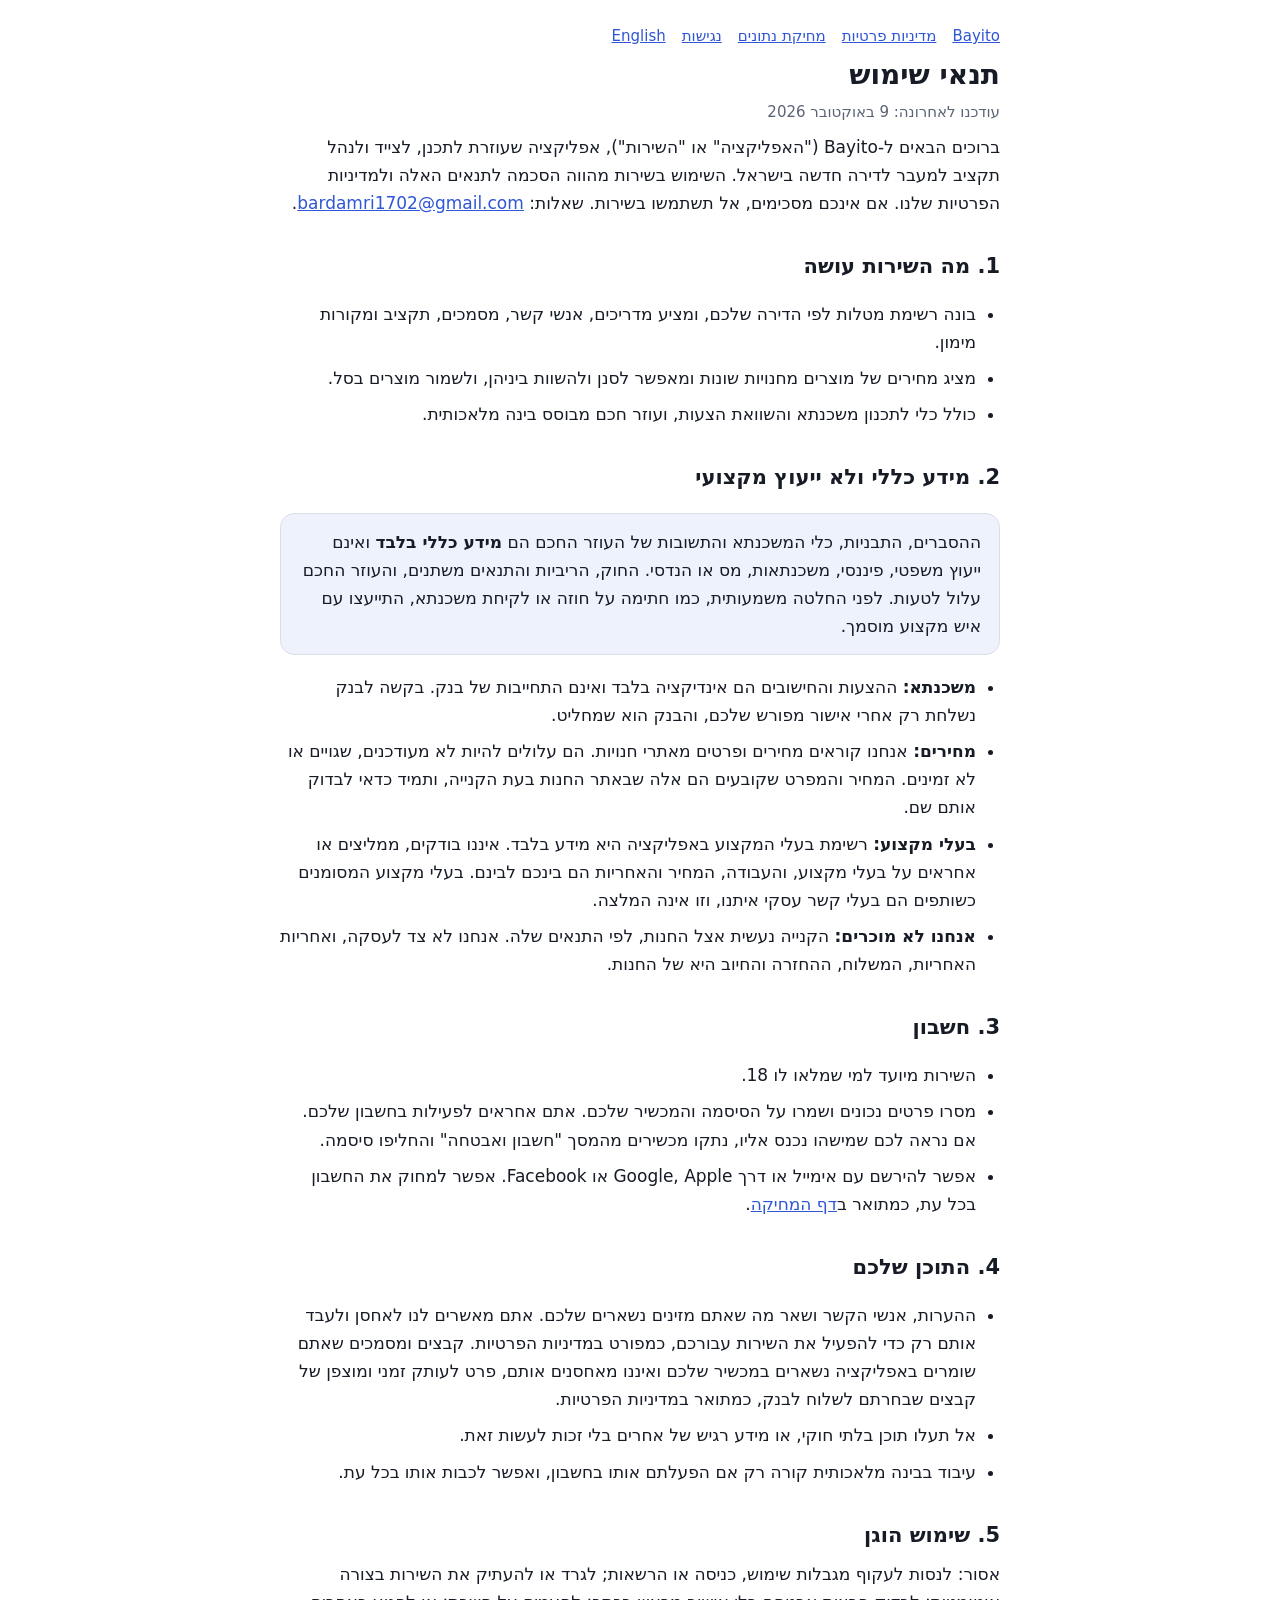
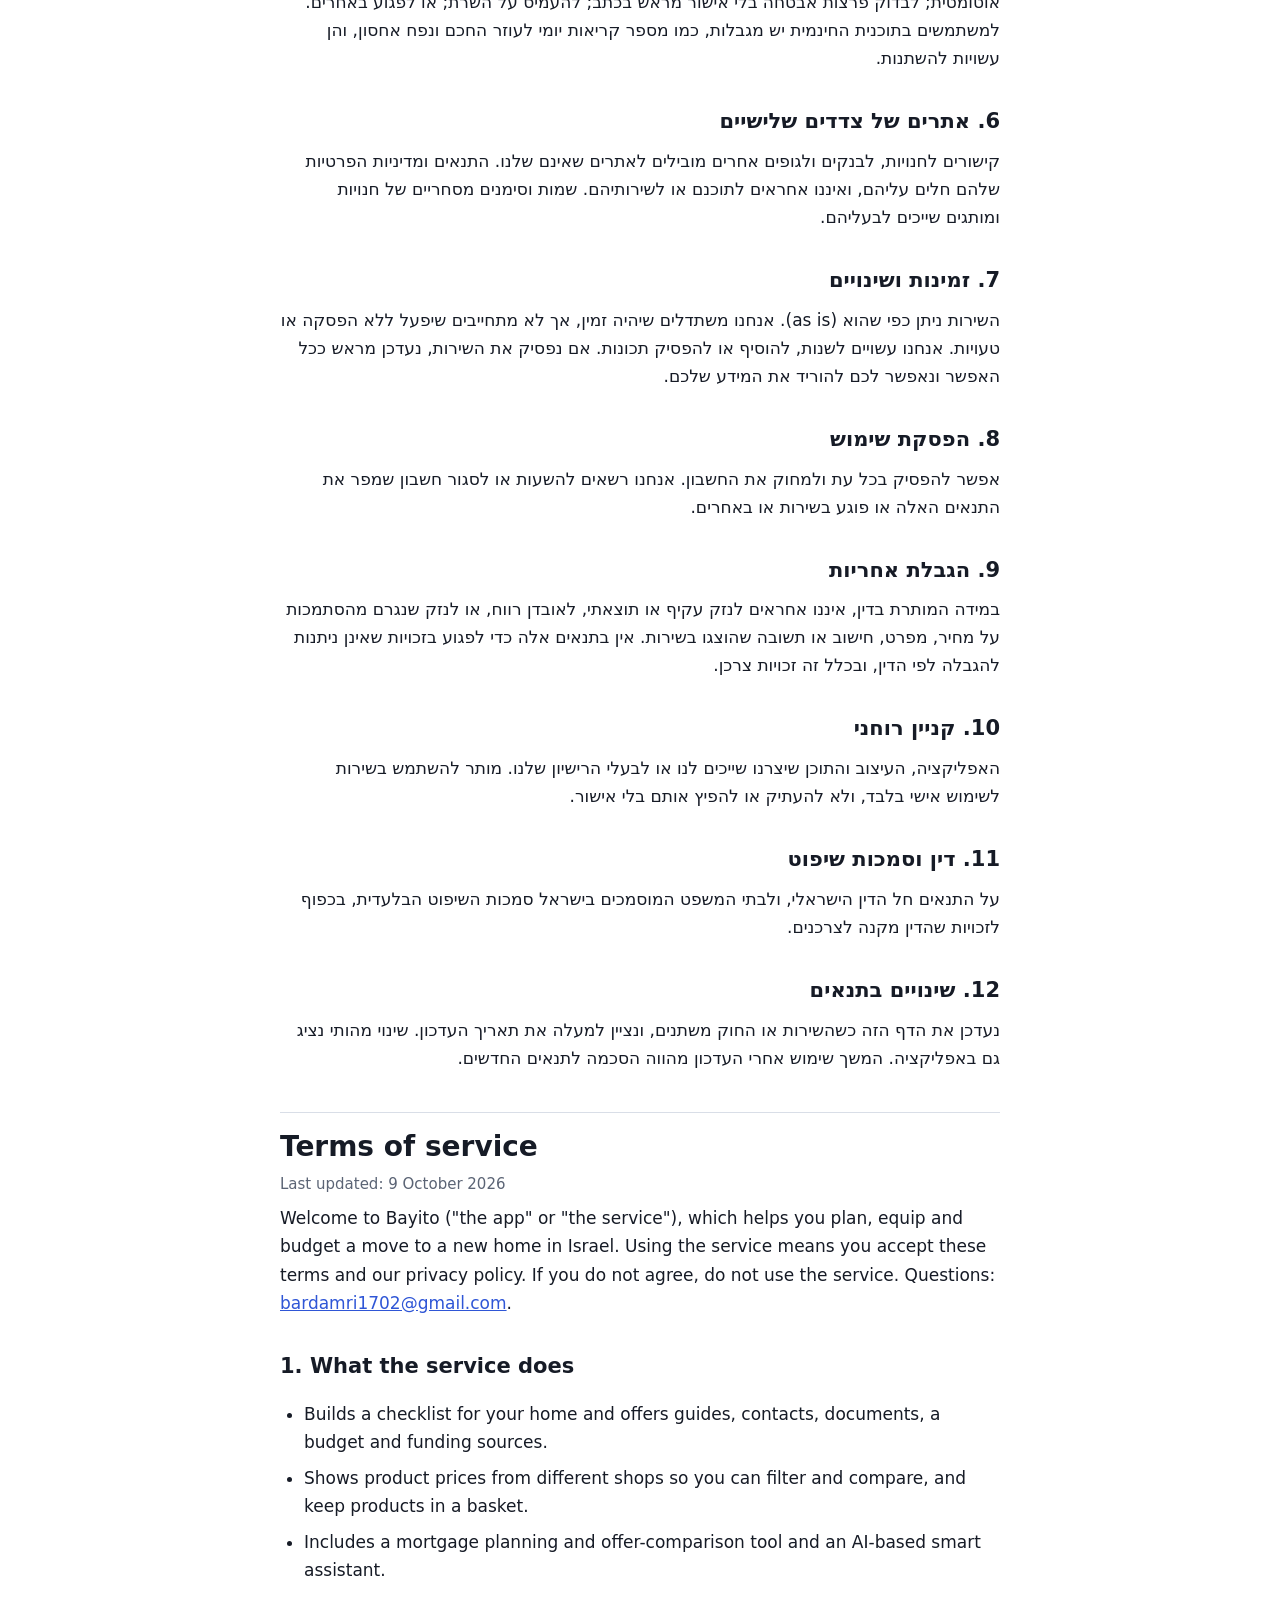
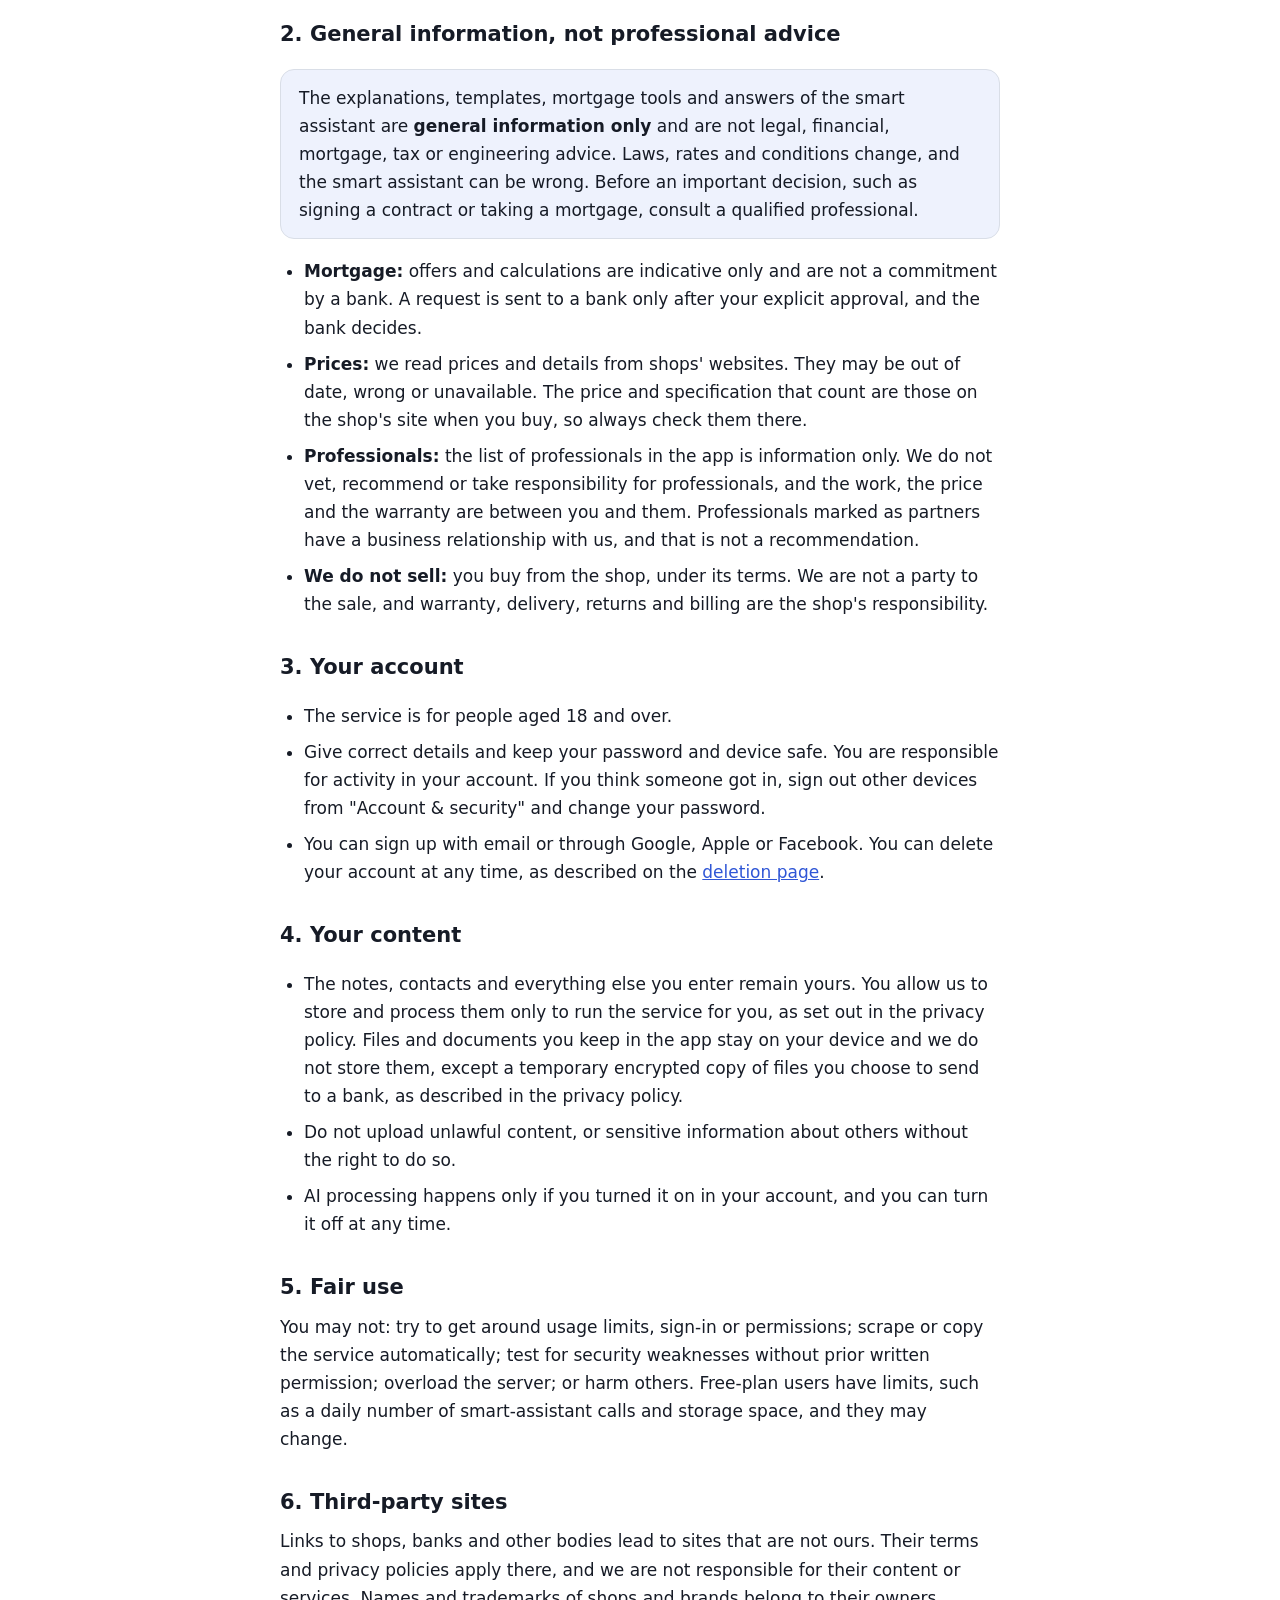
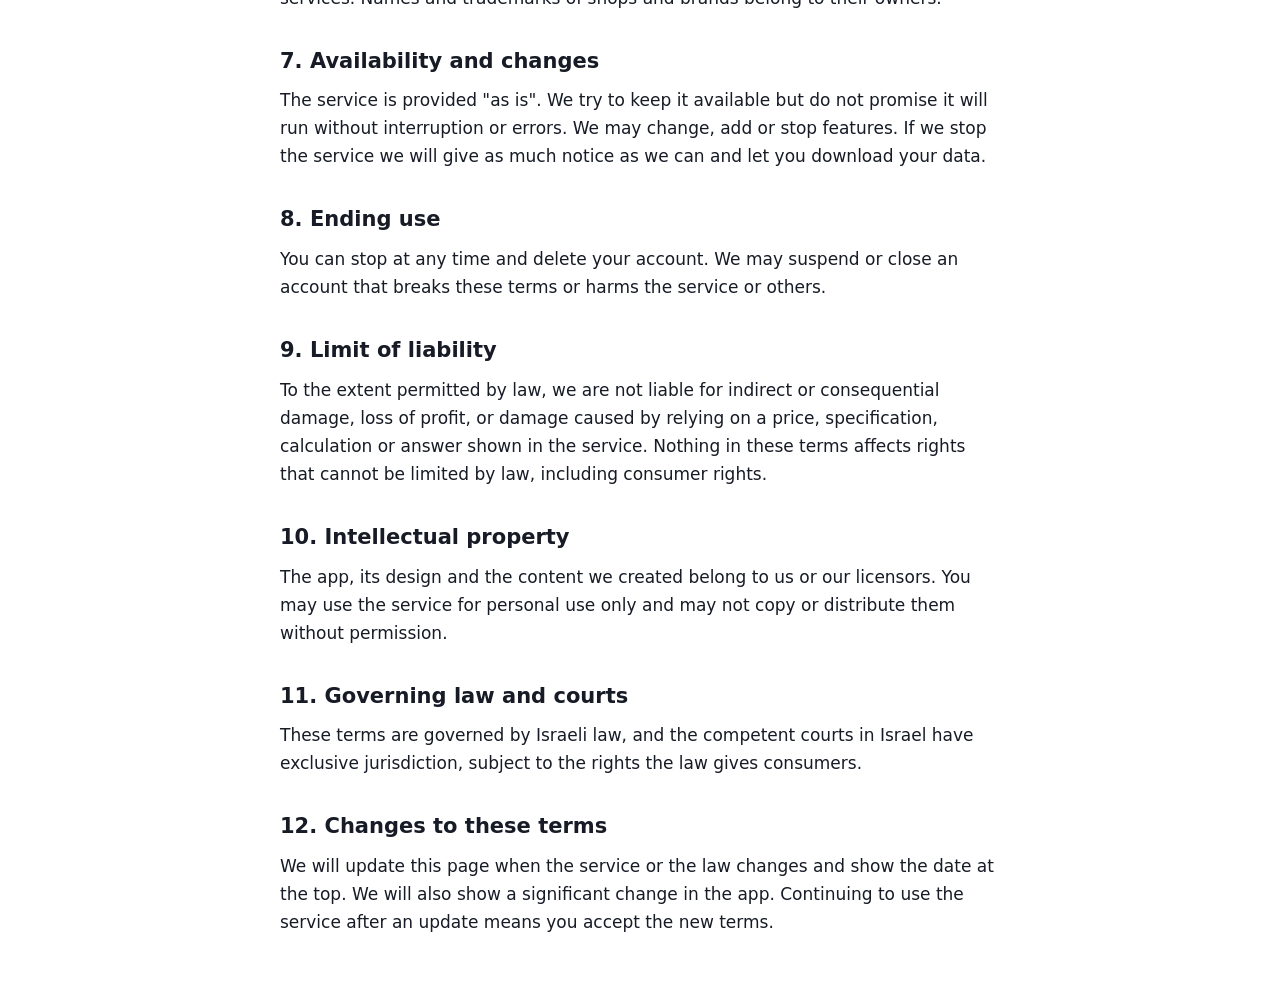
<file: terms.html>
<!doctype html>
<html lang="he" dir="rtl">
<head>
<meta charset="utf-8">
<meta name="viewport" content="width=device-width,initial-scale=1">
<title>תנאי שימוש – Bayito / Terms of service</title>
<meta name="description" content="The terms for using Bayito, the app that helps you plan, equip and budget a move to a new home in Israel.">
<link rel="stylesheet" href="style.css">
</head>
<body>
<main>
<nav class="top"><a href="index.html">Bayito</a> <a href="privacy.html">מדיניות פרטיות</a> <a href="data-deletion.html">מחיקת נתונים</a> <a href="accessibility.html">נגישות</a> <a href="#en">English</a></nav>

<section lang="he" dir="rtl" id="he">
  <h1>תנאי שימוש</h1>
  <p class="muted">עודכנו לאחרונה: 9 באוקטובר 2026</p>
  <p>ברוכים הבאים ל-Bayito (&quot;האפליקציה&quot; או &quot;השירות&quot;), אפליקציה שעוזרת לתכנן, לצייד ולנהל תקציב למעבר לדירה חדשה בישראל. השימוש בשירות מהווה הסכמה לתנאים האלה ולמדיניות הפרטיות שלנו. אם אינכם מסכימים, אל תשתמשו בשירות. שאלות: <a href="mailto:bardamri1702@gmail.com">bardamri1702@gmail.com</a>.</p>

  <h2>1. מה השירות עושה</h2>
  <ul>
    <li>בונה רשימת מטלות לפי הדירה שלכם, ומציע מדריכים, אנשי קשר, מסמכים, תקציב ומקורות מימון.</li>
    <li>מציג מחירים של מוצרים מחנויות שונות ומאפשר לסנן ולהשוות ביניהן, ולשמור מוצרים בסל.</li>
    <li>כולל כלי לתכנון משכנתא והשוואת הצעות, ועוזר חכם מבוסס בינה מלאכותית.</li>
  </ul>

  <h2>2. מידע כללי ולא ייעוץ מקצועי</h2>
  <div class="box">
    ההסברים, התבניות, כלי המשכנתא והתשובות של העוזר החכם הם <b>מידע כללי בלבד</b> ואינם ייעוץ משפטי, פיננסי, משכנתאות, מס או הנדסי. החוק, הריביות והתנאים משתנים, והעוזר החכם עלול לטעות. לפני החלטה משמעותית, כמו חתימה על חוזה או לקיחת משכנתא, התייעצו עם איש מקצוע מוסמך.
  </div>
  <ul>
    <li><b>משכנתא:</b> ההצעות והחישובים הם אינדיקציה בלבד ואינם התחייבות של בנק. בקשה לבנק נשלחת רק אחרי אישור מפורש שלכם, והבנק הוא שמחליט.</li>
    <li><b>מחירים:</b> אנחנו קוראים מחירים ופרטים מאתרי חנויות. הם עלולים להיות לא מעודכנים, שגויים או לא זמינים. המחיר והמפרט שקובעים הם אלה שבאתר החנות בעת הקנייה, ותמיד כדאי לבדוק אותם שם.</li>
    <li><b>בעלי מקצוע:</b> רשימת בעלי המקצוע באפליקציה היא מידע בלבד. איננו בודקים, ממליצים או אחראים על בעלי מקצוע, והעבודה, המחיר והאחריות הם בינכם לבינם. בעלי מקצוע המסומנים כשותפים הם בעלי קשר עסקי איתנו, וזו אינה המלצה.</li>
    <li><b>אנחנו לא מוכרים:</b> הקנייה נעשית אצל החנות, לפי התנאים שלה. אנחנו לא צד לעסקה, ואחריות האחריות, המשלוח, ההחזרה והחיוב היא של החנות.</li>
  </ul>

  <h2>3. חשבון</h2>
  <ul>
    <li>השירות מיועד למי שמלאו לו 18.</li>
    <li>מסרו פרטים נכונים ושמרו על הסיסמה והמכשיר שלכם. אתם אחראים לפעילות בחשבון שלכם. אם נראה לכם שמישהו נכנס אליו, נתקו מכשירים מהמסך &quot;חשבון ואבטחה&quot; והחליפו סיסמה.</li>
    <li>אפשר להירשם עם אימייל או דרך Google, Apple או Facebook. אפשר למחוק את החשבון בכל עת, כמתואר ב<a href="data-deletion.html">דף המחיקה</a>.</li>
  </ul>

  <h2>4. התוכן שלכם</h2>
  <ul>
    <li>ההערות, אנשי הקשר ושאר מה שאתם מזינים נשארים שלכם. אתם מאשרים לנו לאחסן ולעבד אותם רק כדי להפעיל את השירות עבורכם, כמפורט במדיניות הפרטיות. קבצים ומסמכים שאתם שומרים באפליקציה נשארים במכשיר שלכם ואיננו מאחסנים אותם, פרט לעותק זמני ומוצפן של קבצים שבחרתם לשלוח לבנק, כמתואר במדיניות הפרטיות.</li>
    <li>אל תעלו תוכן בלתי חוקי, או מידע רגיש של אחרים בלי זכות לעשות זאת.</li>
    <li>עיבוד בבינה מלאכותית קורה רק אם הפעלתם אותו בחשבון, ואפשר לכבות אותו בכל עת.</li>
  </ul>

  <h2>5. שימוש הוגן</h2>
  <p>אסור: לנסות לעקוף מגבלות שימוש, כניסה או הרשאות; לגרד או להעתיק את השירות בצורה אוטומטית; לבדוק פרצות אבטחה בלי אישור מראש בכתב; להעמיס על השרת; או לפגוע באחרים. למשתמשים בתוכנית החינמית יש מגבלות, כמו מספר קריאות יומי לעוזר החכם ונפח אחסון, והן עשויות להשתנות.</p>

  <h2>6. אתרים של צדדים שלישיים</h2>
  <p>קישורים לחנויות, לבנקים ולגופים אחרים מובילים לאתרים שאינם שלנו. התנאים ומדיניות הפרטיות שלהם חלים עליהם, ואיננו אחראים לתוכנם או לשירותיהם. שמות וסימנים מסחריים של חנויות ומותגים שייכים לבעליהם.</p>

  <h2>7. זמינות ושינויים</h2>
  <p>השירות ניתן כפי שהוא (as is). אנחנו משתדלים שיהיה זמין, אך לא מתחייבים שיפעל ללא הפסקה או טעויות. אנחנו עשויים לשנות, להוסיף או להפסיק תכונות. אם נפסיק את השירות, נעדכן מראש ככל האפשר ונאפשר לכם להוריד את המידע שלכם.</p>

  <h2>8. הפסקת שימוש</h2>
  <p>אפשר להפסיק בכל עת ולמחוק את החשבון. אנחנו רשאים להשעות או לסגור חשבון שמפר את התנאים האלה או פוגע בשירות או באחרים.</p>

  <h2>9. הגבלת אחריות</h2>
  <p>במידה המותרת בדין, איננו אחראים לנזק עקיף או תוצאתי, לאובדן רווח, או לנזק שנגרם מהסתמכות על מחיר, מפרט, חישוב או תשובה שהוצגו בשירות. אין בתנאים אלה כדי לפגוע בזכויות שאינן ניתנות להגבלה לפי הדין, ובכלל זה זכויות צרכן.</p>

  <h2>10. קניין רוחני</h2>
  <p>האפליקציה, העיצוב והתוכן שיצרנו שייכים לנו או לבעלי הרישיון שלנו. מותר להשתמש בשירות לשימוש אישי בלבד, ולא להעתיק או להפיץ אותם בלי אישור.</p>

  <h2>11. דין וסמכות שיפוט</h2>
  <p>על התנאים חל הדין הישראלי, ולבתי המשפט המוסמכים בישראל סמכות השיפוט הבלעדית, בכפוף לזכויות שהדין מקנה לצרכנים.</p>

  <h2>12. שינויים בתנאים</h2>
  <p>נעדכן את הדף הזה כשהשירות או החוק משתנים, ונציין למעלה את תאריך העדכון. שינוי מהותי נציג גם באפליקציה. המשך שימוש אחרי העדכון מהווה הסכמה לתנאים החדשים.</p>
</section>

<section class="lang" lang="en" dir="ltr" id="en">
  <h1>Terms of service</h1>
  <p class="muted">Last updated: 9 October 2026</p>
  <p>Welcome to Bayito (&quot;the app&quot; or &quot;the service&quot;), which helps you plan, equip and budget a move to a new home in Israel. Using the service means you accept these terms and our privacy policy. If you do not agree, do not use the service. Questions: <a href="mailto:bardamri1702@gmail.com">bardamri1702@gmail.com</a>.</p>

  <h2>1. What the service does</h2>
  <ul>
    <li>Builds a checklist for your home and offers guides, contacts, documents, a budget and funding sources.</li>
    <li>Shows product prices from different shops so you can filter and compare, and keep products in a basket.</li>
    <li>Includes a mortgage planning and offer-comparison tool and an AI-based smart assistant.</li>
  </ul>

  <h2>2. General information, not professional advice</h2>
  <div class="box">
    The explanations, templates, mortgage tools and answers of the smart assistant are <b>general information only</b> and are not legal, financial, mortgage, tax or engineering advice. Laws, rates and conditions change, and the smart assistant can be wrong. Before an important decision, such as signing a contract or taking a mortgage, consult a qualified professional.
  </div>
  <ul>
    <li><b>Mortgage:</b> offers and calculations are indicative only and are not a commitment by a bank. A request is sent to a bank only after your explicit approval, and the bank decides.</li>
    <li><b>Prices:</b> we read prices and details from shops&#39; websites. They may be out of date, wrong or unavailable. The price and specification that count are those on the shop&#39;s site when you buy, so always check them there.</li>
    <li><b>Professionals:</b> the list of professionals in the app is information only. We do not vet, recommend or take responsibility for professionals, and the work, the price and the warranty are between you and them. Professionals marked as partners have a business relationship with us, and that is not a recommendation.</li>
    <li><b>We do not sell:</b> you buy from the shop, under its terms. We are not a party to the sale, and warranty, delivery, returns and billing are the shop&#39;s responsibility.</li>
  </ul>

  <h2>3. Your account</h2>
  <ul>
    <li>The service is for people aged 18 and over.</li>
    <li>Give correct details and keep your password and device safe. You are responsible for activity in your account. If you think someone got in, sign out other devices from &quot;Account &amp; security&quot; and change your password.</li>
    <li>You can sign up with email or through Google, Apple or Facebook. You can delete your account at any time, as described on the <a href="data-deletion.html#en">deletion page</a>.</li>
  </ul>

  <h2>4. Your content</h2>
  <ul>
    <li>The notes, contacts and everything else you enter remain yours. You allow us to store and process them only to run the service for you, as set out in the privacy policy. Files and documents you keep in the app stay on your device and we do not store them, except a temporary encrypted copy of files you choose to send to a bank, as described in the privacy policy.</li>
    <li>Do not upload unlawful content, or sensitive information about others without the right to do so.</li>
    <li>AI processing happens only if you turned it on in your account, and you can turn it off at any time.</li>
  </ul>

  <h2>5. Fair use</h2>
  <p>You may not: try to get around usage limits, sign-in or permissions; scrape or copy the service automatically; test for security weaknesses without prior written permission; overload the server; or harm others. Free-plan users have limits, such as a daily number of smart-assistant calls and storage space, and they may change.</p>

  <h2>6. Third-party sites</h2>
  <p>Links to shops, banks and other bodies lead to sites that are not ours. Their terms and privacy policies apply there, and we are not responsible for their content or services. Names and trademarks of shops and brands belong to their owners.</p>

  <h2>7. Availability and changes</h2>
  <p>The service is provided &quot;as is&quot;. We try to keep it available but do not promise it will run without interruption or errors. We may change, add or stop features. If we stop the service we will give as much notice as we can and let you download your data.</p>

  <h2>8. Ending use</h2>
  <p>You can stop at any time and delete your account. We may suspend or close an account that breaks these terms or harms the service or others.</p>

  <h2>9. Limit of liability</h2>
  <p>To the extent permitted by law, we are not liable for indirect or consequential damage, loss of profit, or damage caused by relying on a price, specification, calculation or answer shown in the service. Nothing in these terms affects rights that cannot be limited by law, including consumer rights.</p>

  <h2>10. Intellectual property</h2>
  <p>The app, its design and the content we created belong to us or our licensors. You may use the service for personal use only and may not copy or distribute them without permission.</p>

  <h2>11. Governing law and courts</h2>
  <p>These terms are governed by Israeli law, and the competent courts in Israel have exclusive jurisdiction, subject to the rights the law gives consumers.</p>

  <h2>12. Changes to these terms</h2>
  <p>We will update this page when the service or the law changes and show the date at the top. We will also show a significant change in the app. Continuing to use the service after an update means you accept the new terms.</p>
</section>
</main>
</body>
</html>
</file>
<file: style.css>
:root{--bg:#fff;--fg:#161b26;--muted:#5b6475;--line:#d9dee7;--accent:#2f56d6;--soft:#eef2fd}
@media (prefers-color-scheme:dark){:root{--bg:#0f131b;--fg:#e8ebf2;--muted:#a3adbf;--line:#2a3140;--accent:#8aa5ff;--soft:#1a2132}}
*{box-sizing:border-box}
body{margin:0;background:var(--bg);color:var(--fg);font:17px/1.65 system-ui,-apple-system,"Segoe UI",Heebo,Arial,sans-serif}
main{max-width:760px;margin:0 auto;padding:24px 20px 64px}
h1{font-size:28px;line-height:1.25;margin:8px 0 4px}
h2{font-size:21px;margin:32px 0 6px}
p,li{margin:8px 0}
ul,ol{padding-inline-start:24px}
a{color:var(--accent)}
.muted{color:var(--muted);font-size:15px}
.box{background:var(--soft);border:1px solid var(--line);border-radius:14px;padding:14px 18px;margin:18px 0}
section.lang{border-top:1px solid var(--line);margin-top:40px;padding-top:8px}
nav.top{display:flex;gap:16px;flex-wrap:wrap;font-size:15px;margin-bottom:8px}
kbd,.ui{background:var(--soft);border:1px solid var(--line);border-radius:6px;padding:1px 7px;font-size:.95em;white-space:nowrap}
.btn{display:inline-block;background:var(--accent);color:var(--bg);padding:10px 18px;border-radius:12px;text-decoration:none;font-weight:700}
</file>
